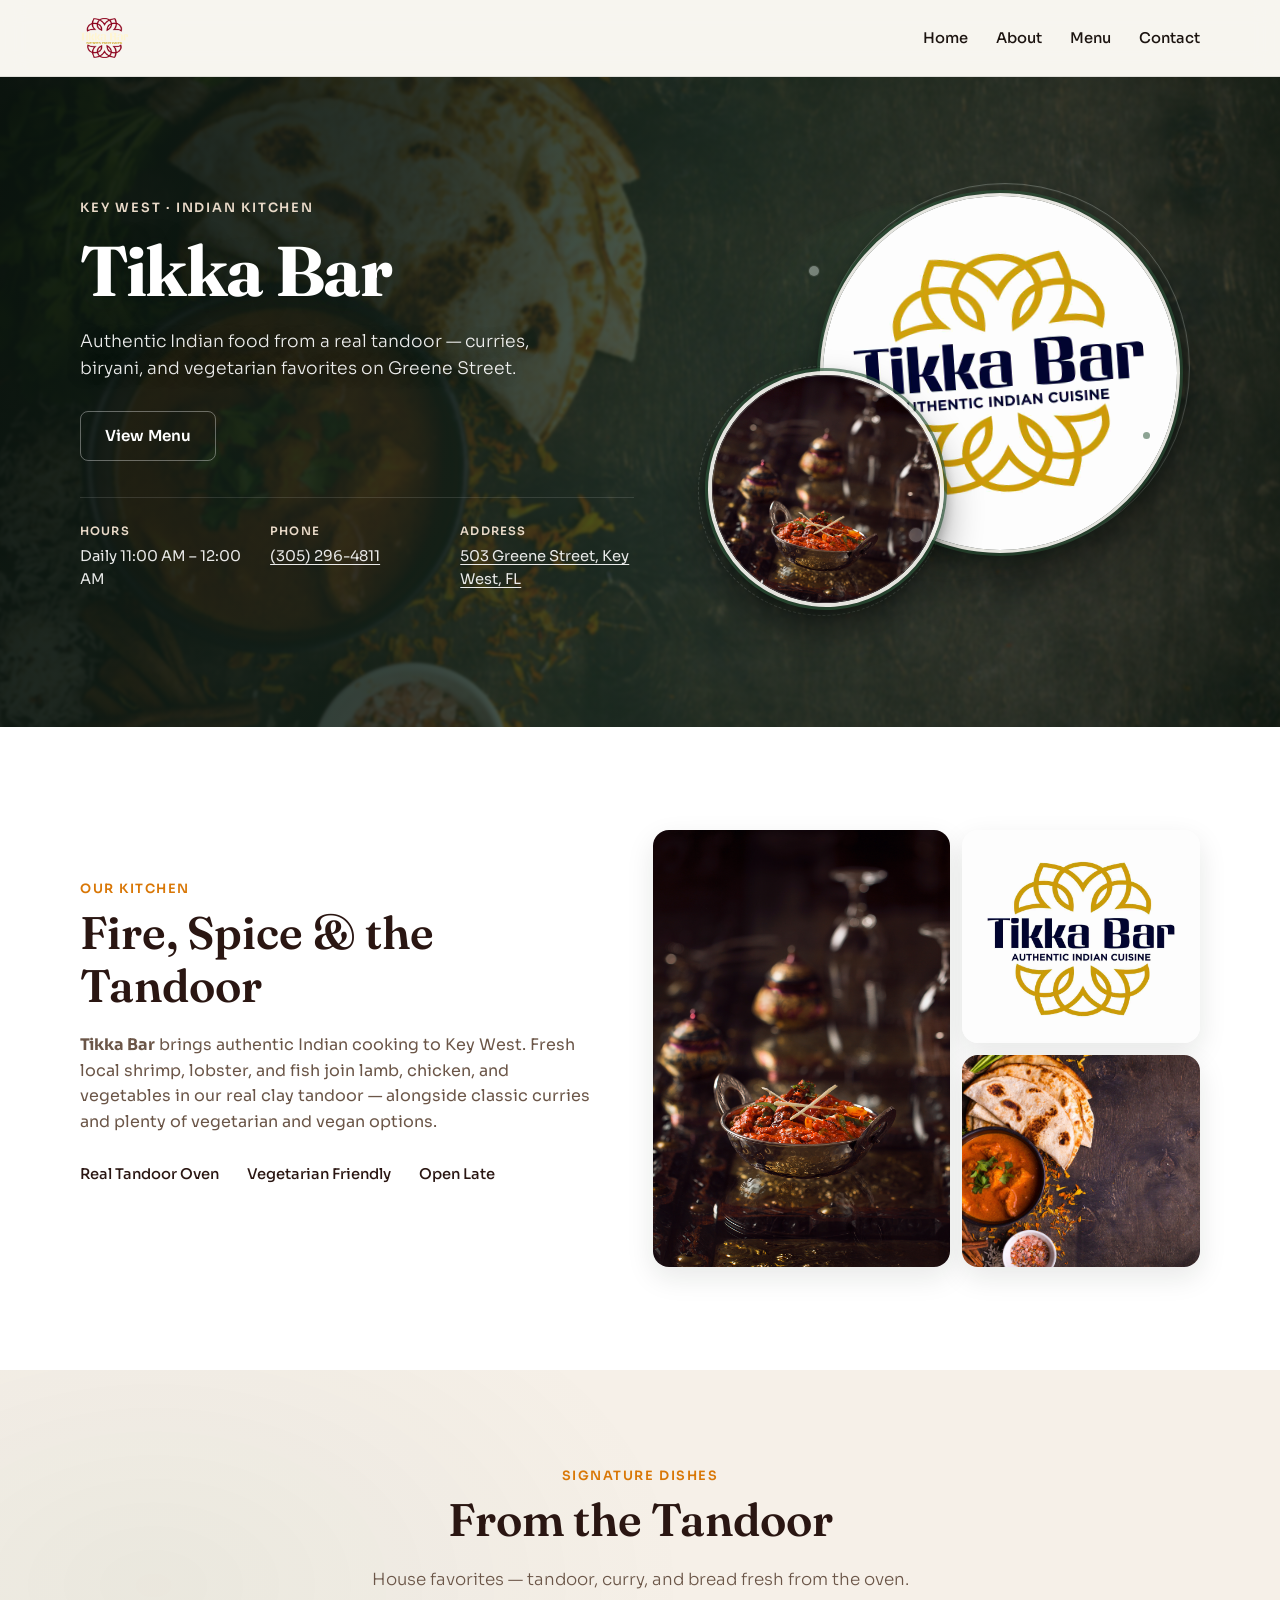
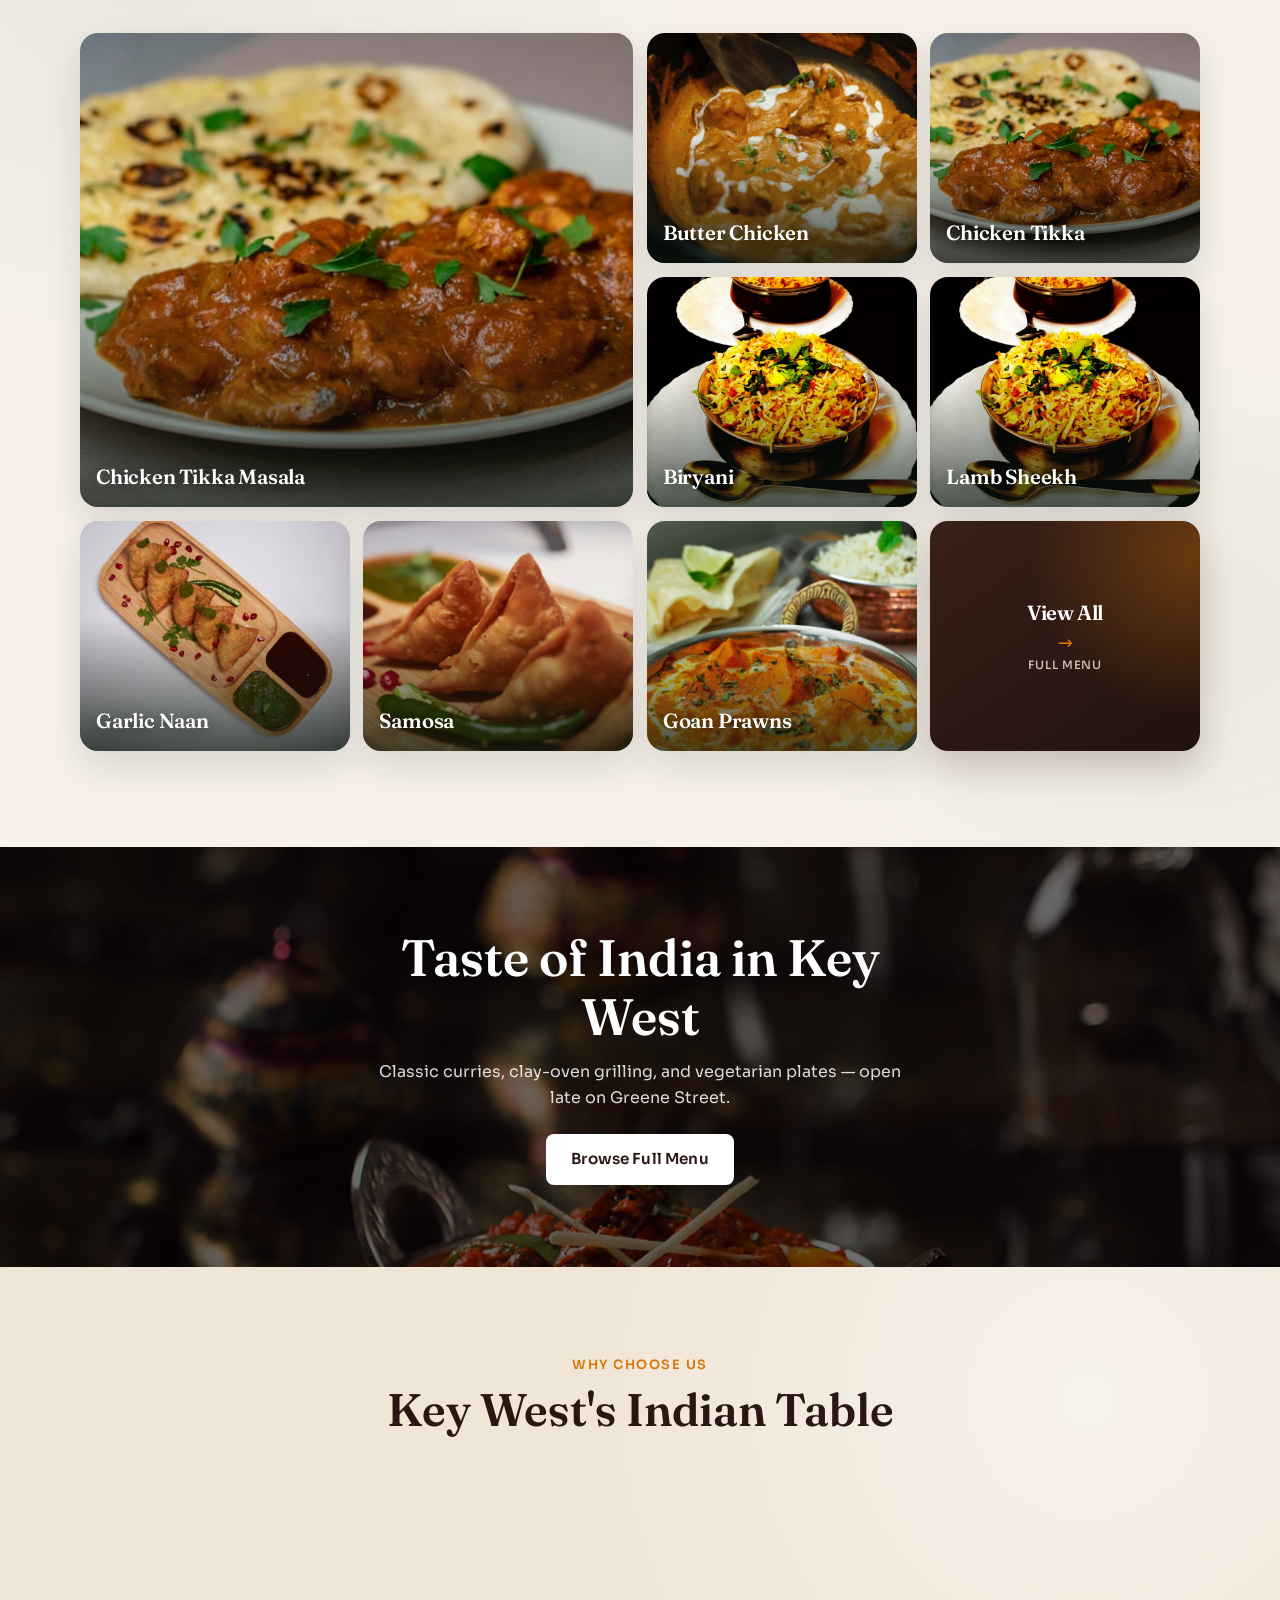
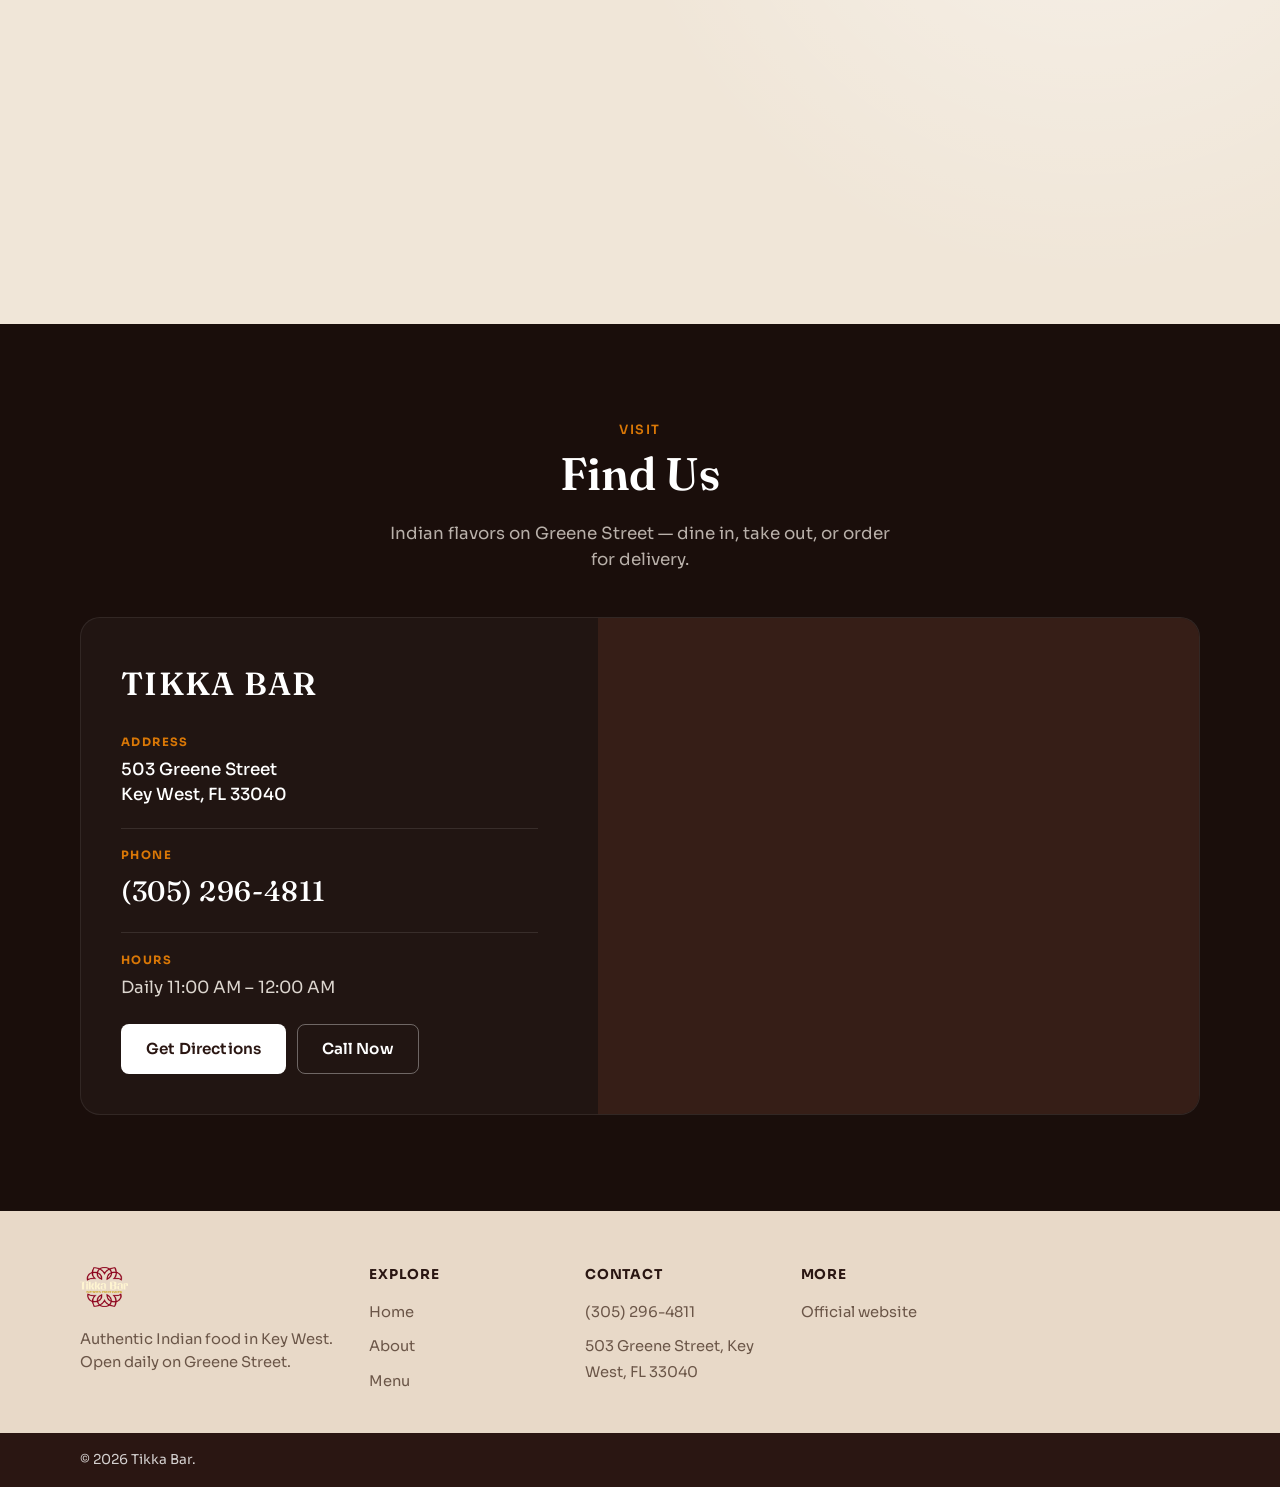
<file: index.html>
<!doctype html>
<html lang="en">
  <head>
    <meta charset="UTF-8" />
    <meta name="viewport" content="width=device-width, initial-scale=1.0" />
    <title>
      Tikka Bar | Indian Restaurant in Key West, FL
    </title>
    <meta
      name="description"
      content="Tikka Bar in Key West serves authentic Indian food — tandoor specialties, classic curries, biryani, and vegetarian dishes at 503 Greene Street. Open daily 11 AM–midnight."
    />
    <meta
      name="keywords"
      content="Tikka Bar, Indian restaurant Key West, tandoor Key West, tikka masala, butter chicken, vegetarian Indian food Greene Street, Key West curry"
    />
    <meta name="robots" content="index, follow, max-image-preview:large" />
    <meta name="author" content="Tikka Bar" />
    <link rel="canonical" href="https://tikka-bar.elevaro.website" />

    <meta property="og:type" content="restaurant.restaurant" />
    <meta property="og:site_name" content="Tikka Bar" />
    <meta property="og:title" content="Tikka Bar | Indian Restaurant in Key West, FL" />
    <meta
      property="og:description"
      content="Authentic Indian tandoor, curries, and vegetarian favorites on Greene Street. Open daily 11 AM–midnight."
    />
    <meta property="og:url" content="https://tikka-bar.elevaro.website" />
    <meta property="og:image" content="images/branding/og-cover.jpg" />
    <meta property="og:locale" content="en_US" />
    <meta property="restaurant:contact_info:street_address" content="503 Greene Street" />
    <meta property="restaurant:contact_info:locality" content="Key West" />
    <meta property="restaurant:contact_info:region" content="FL" />
    <meta property="restaurant:contact_info:postal_code" content="33040" />
    <meta property="restaurant:contact_info:country_name" content="United States" />

    <meta name="twitter:card" content="summary_large_image" />
    <meta name="twitter:title" content="Tikka Bar | Key West Indian Restaurant" />
    <meta
      name="twitter:description"
      content="Tandoor, curries, biryani &amp; vegetarian dishes at 503 Greene Street. Open daily 11 AM–midnight."
    />
    <meta name="twitter:image" content="images/branding/og-cover.jpg" />

    <link rel="icon" href="images/branding/favicon.png" type="image/png" sizes="32x32" />
    <link rel="apple-touch-icon" href="images/branding/apple-touch-icon.png" />

    <meta name="geo.region" content="US-FL" />
    <meta name="geo.placename" content="Key West" />
    <meta name="geo.position" content="24.559382;-81.805085" />
    <meta name="ICBM" content="24.559382, -81.805085" />

    <link rel="preconnect" href="https://fonts.googleapis.com" />
    <link rel="preconnect" href="https://fonts.gstatic.com" crossorigin />
    <link
      href="https://fonts.googleapis.com/css2?family=Fraunces:opsz,wght@9..144,500;9..144,600;9..144,700&family=Sora:wght@300;400;500;600;700&display=swap"
      rel="stylesheet"
    />
    <link rel="stylesheet" href="css/styles.css" />
    <script src="https://inkindscript.com/inkind.js" async></script>

    <script type="application/ld+json">
{
  "@context": "https://schema.org",
  "@graph": [
    {
      "@type": "Restaurant",
      "@id": "https://tikka-bar.elevaro.website#restaurant",
      "name": "Tikka Bar",
      "description": "Authentic Indian restaurant in Key West serving tandoor specialties, classic curries, biryani, and vegetarian dishes. Fresh local seafood with chicken, lamb, and vegetarian options. Open daily 11 AM–midnight.",
      "url": "https://tikka-bar.elevaro.website",
      "telephone": "+13052964811",
      "email": "tikkabarkeywest@gmail.com",
      "image": [
        "images/branding/hero-primary.jpg",
        "images/branding/food-platter.jpg",
        "images/branding/cover.jpg"
      ],
      "servesCuisine": [
        "Indian",
        "Vegetarian",
        "Tandoor"
      ],
      "priceRange": "$$",
      "address": {
        "@type": "PostalAddress",
        "streetAddress": "503 Greene Street",
        "addressLocality": "Key West",
        "addressRegion": "FL",
        "postalCode": "33040",
        "addressCountry": "US"
      },
      "geo": {
        "@type": "GeoCoordinates",
        "latitude": 24.559382,
        "longitude": -81.805085
      },
      "openingHoursSpecification": {
        "@type": "OpeningHoursSpecification",
        "dayOfWeek": [
          "Monday",
          "Tuesday",
          "Wednesday",
          "Thursday",
          "Friday",
          "Saturday",
          "Sunday"
        ],
        "opens": "11:00",
        "closes": "00:00"
      },
      "hasMenu": {
        "@type": "Menu",
        "@id": "https://tikka-bar.elevaro.website/menu.html#menu",
        "hasMenuSection": [
          {
            "@type": "MenuSection",
            "name": "Chef Favorites",
            "hasMenuItem": [
              {
                "@type": "MenuItem",
                "name": "Chicken Tikka Masala",
                "description": "Tandoori grilled chicken simmered in a rich creamy tomato curry with coriander.",
                "offers": {
                  "@type": "Offer",
                  "price": "24.00",
                  "priceCurrency": "USD"
                }
              },
              {
                "@type": "MenuItem",
                "name": "Butter Chicken",
                "description": "Rich, creamy, buttery tomato curry with nuts and spices — a house classic.",
                "offers": {
                  "@type": "Offer",
                  "price": "24.00",
                  "priceCurrency": "USD"
                }
              },
              {
                "@type": "MenuItem",
                "name": "Chicken Tikka",
                "description": "Roasted in our traditional clay tandoor oven.",
                "offers": {
                  "@type": "Offer",
                  "price": "21.00",
                  "priceCurrency": "USD"
                }
              },
              {
                "@type": "MenuItem",
                "name": "Lamb Sheekh Kebab",
                "description": "Spiced ground lamb roasted in the tandoor.",
                "offers": {
                  "@type": "Offer",
                  "price": "22.00",
                  "priceCurrency": "USD"
                }
              },
              {
                "@type": "MenuItem",
                "name": "Chicken Biryani",
                "description": "Fragrant basmati rice cooked with aromatics and chef's curry paste.",
                "offers": {
                  "@type": "Offer",
                  "price": "23.00",
                  "priceCurrency": "USD"
                }
              },
              {
                "@type": "MenuItem",
                "name": "Garlic Naan",
                "description": "Fresh tandoor-baked garlic naan.",
                "offers": {
                  "@type": "Offer",
                  "price": "6.00",
                  "priceCurrency": "USD"
                }
              },
              {
                "@type": "MenuItem",
                "name": "Vegetable Samosa",
                "description": "Crispy pastries stuffed with vegetables and spices.",
                "offers": {
                  "@type": "Offer",
                  "price": "14.00",
                  "priceCurrency": "USD"
                }
              },
              {
                "@type": "MenuItem",
                "name": "Goan Chili Prawns",
                "description": "Fresh local prawns stir-fried with chilies, onions, and spices.",
                "offers": {
                  "@type": "Offer",
                  "price": "17.00",
                  "priceCurrency": "USD"
                }
              }
            ]
          },
          {
            "@type": "MenuSection",
            "name": "Appetizers",
            "hasMenuItem": [
              {
                "@type": "MenuItem",
                "name": "Vegetable Samosa",
                "description": "Crispy pastries stuffed with vegetables and spices.",
                "offers": {
                  "@type": "Offer",
                  "price": "14.00",
                  "priceCurrency": "USD"
                }
              },
              {
                "@type": "MenuItem",
                "name": "Chicken Tikka Samosa",
                "description": "Crispy pastries stuffed with chicken tikka, onions, and spices.",
                "offers": {
                  "@type": "Offer",
                  "price": "15.00",
                  "priceCurrency": "USD"
                }
              },
              {
                "@type": "MenuItem",
                "name": "Samosa Chaat",
                "description": "Chopped vegetable samosa tossed in chickpea curry with onion and chutney.",
                "offers": {
                  "@type": "Offer",
                  "price": "14.00",
                  "priceCurrency": "USD"
                }
              },
              {
                "@type": "MenuItem",
                "name": "Onion Bhajis",
                "description": "Crispy fluffy fritters with sliced onions and spices.",
                "offers": {
                  "@type": "Offer",
                  "price": "12.00",
                  "priceCurrency": "USD"
                }
              },
              {
                "@type": "MenuItem",
                "name": "Vegetable Spring Rolls",
                "description": "Crispy fried rolls with cabbage, carrots, cauliflower, and peas.",
                "offers": {
                  "@type": "Offer",
                  "price": "14.00",
                  "priceCurrency": "USD"
                }
              },
              {
                "@type": "MenuItem",
                "name": "Lentil Bhel",
                "description": "Lentil cakes with tomato, onion, chilies, cilantro, and chaat masala.",
                "offers": {
                  "@type": "Offer",
                  "price": "14.00",
                  "priceCurrency": "USD"
                }
              },
              {
                "@type": "MenuItem",
                "name": "Gobi Manchurian",
                "description": "Sweet & sour fried cauliflower with onion and peppers.",
                "offers": {
                  "@type": "Offer",
                  "price": "14.00",
                  "priceCurrency": "USD"
                }
              },
              {
                "@type": "MenuItem",
                "name": "Papadum (3 pcs)",
                "description": "Roasted Indian flatbread crackers with chutney.",
                "offers": {
                  "@type": "Offer",
                  "price": "4.00",
                  "priceCurrency": "USD"
                }
              },
              {
                "@type": "MenuItem",
                "name": "Dal Soup",
                "description": "Lentil soup with onions, ginger, and spices.",
                "offers": {
                  "@type": "Offer",
                  "price": "6.00",
                  "priceCurrency": "USD"
                }
              },
              {
                "@type": "MenuItem",
                "name": "Mulligatawny Soup",
                "description": "Chicken soup with coconut milk, apple broth, lentils, and spices.",
                "offers": {
                  "@type": "Offer",
                  "price": "7.00",
                  "priceCurrency": "USD"
                }
              },
              {
                "@type": "MenuItem",
                "name": "Kachumber Salad",
                "description": "Tomatoes, cucumbers, and onions with fresh lemon and herbs.",
                "offers": {
                  "@type": "Offer",
                  "price": "6.00",
                  "priceCurrency": "USD"
                }
              }
            ]
          },
          {
            "@type": "MenuSection",
            "name": "Tandoor",
            "hasMenuItem": [
              {
                "@type": "MenuItem",
                "name": "Chicken Tikka",
                "description": "Roasted in our traditional clay tandoor oven.",
                "offers": {
                  "@type": "Offer",
                  "price": "21.00",
                  "priceCurrency": "USD"
                }
              },
              {
                "@type": "MenuItem",
                "name": "Tandoori Chicken (Quarter)",
                "description": "Classic quarter chicken from the clay oven.",
                "offers": {
                  "@type": "Offer",
                  "price": "20.00",
                  "priceCurrency": "USD"
                }
              },
              {
                "@type": "MenuItem",
                "name": "Lamb Sheekh Kebab",
                "description": "Spiced ground lamb roasted in the tandoor.",
                "offers": {
                  "@type": "Offer",
                  "price": "22.00",
                  "priceCurrency": "USD"
                }
              },
              {
                "@type": "MenuItem",
                "name": "Tandoori Lamb Chops",
                "description": "Marinated lamb chops finished in the tandoor.",
                "offers": {
                  "@type": "Offer",
                  "price": "27.00",
                  "priceCurrency": "USD"
                }
              },
              {
                "@type": "MenuItem",
                "name": "Mahi Mahi Tikka",
                "description": "Fresh mahi mahi grilled in the tandoor.",
                "offers": {
                  "@type": "Offer",
                  "price": "24.00",
                  "priceCurrency": "USD"
                }
              },
              {
                "@type": "MenuItem",
                "name": "Tandoori King Prawns",
                "description": "King prawns roasted in the clay oven.",
                "offers": {
                  "@type": "Offer",
                  "price": "24.00",
                  "priceCurrency": "USD"
                }
              },
              {
                "@type": "MenuItem",
                "name": "Paneer Tikka",
                "description": "Indian soft cheese tikka from the tandoor.",
                "offers": {
                  "@type": "Offer",
                  "price": "19.00",
                  "priceCurrency": "USD"
                }
              }
            ]
          },
          {
            "@type": "MenuSection",
            "name": "Curries",
            "hasMenuItem": [
              {
                "@type": "MenuItem",
                "name": "Classic Curry",
                "description": "Simmered in caramelized onions and tomatoes with ginger, garlic & cilantro. Chicken $24 · Lamb/Shrimp/Mahi $27 · Veg $20 · Lobster $36 · Egg $21.",
                "offers": {
                  "@type": "Offer",
                  "price": "20",
                  "priceCurrency": "USD"
                }
              },
              {
                "@type": "MenuItem",
                "name": "Tikka Masala",
                "description": "Tandoori grilled and simmered in a rich creamy tomato curry with coriander. Chicken $24 · Lamb/Shrimp/Mahi $27 · Veg $20 · Paneer $21 · Lobster $36.",
                "offers": {
                  "@type": "Offer",
                  "price": "20",
                  "priceCurrency": "USD"
                }
              },
              {
                "@type": "MenuItem",
                "name": "Korma",
                "description": "Mild creamy coconut cashew curry with saffron. Chicken $24 · Lamb/Shrimp $27 · Veg $20 · Paneer $21 · Lobster $36.",
                "offers": {
                  "@type": "Offer",
                  "price": "20",
                  "priceCurrency": "USD"
                }
              },
              {
                "@type": "MenuItem",
                "name": "Makhani / Butter Chicken",
                "description": "Rich, creamy, buttery tomato curry with nuts and spices. Butter chicken $24 · Lamb/Shrimp $27 · Veg $20 · Paneer $21 · Lobster $36.",
                "offers": {
                  "@type": "Offer",
                  "price": "20",
                  "priceCurrency": "USD"
                }
              },
              {
                "@type": "MenuItem",
                "name": "Vindaloo",
                "description": "Hot spicy curry of potato, onions, tomatoes & chilies with vinegar and mustard seed. Chicken $24 · Lamb/Shrimp/Mahi $27 · Veg $20 · Paneer $21 · Lobster $36.",
                "offers": {
                  "@type": "Offer",
                  "price": "20",
                  "priceCurrency": "USD"
                }
              },
              {
                "@type": "MenuItem",
                "name": "Jalfrezi",
                "description": "Fiery curry of fried onions, peppers, and spices with fresh chilies. Chicken $24 · Lamb/Shrimp $27 · Veg $20 · Paneer $21.",
                "offers": {
                  "@type": "Offer",
                  "price": "20",
                  "priceCurrency": "USD"
                }
              },
              {
                "@type": "MenuItem",
                "name": "Palak",
                "description": "Deep flavored spinach puree curry with onions, garlic, and spices. Chicken $24 · Lamb/Shrimp $27 · Aloo/Veg $20 · Paneer $21 · Lobster $36.",
                "offers": {
                  "@type": "Offer",
                  "price": "20",
                  "priceCurrency": "USD"
                }
              },
              {
                "@type": "MenuItem",
                "name": "Madras",
                "description": "Spicy southern tomato-coconut curry loaded with rich spices. Chicken $24 · Lamb/Shrimp $27 · Veg $20.",
                "offers": {
                  "@type": "Offer",
                  "price": "20",
                  "priceCurrency": "USD"
                }
              },
              {
                "@type": "MenuItem",
                "name": "Chettinadu",
                "description": "Rich coconut curry with coriander, turmeric, and fennel seed. Chicken $24 · Lamb/Shrimp $27 · Veg $20.",
                "offers": {
                  "@type": "Offer",
                  "price": "20",
                  "priceCurrency": "USD"
                }
              },
              {
                "@type": "MenuItem",
                "name": "Kadai",
                "description": "Classic curry with bell peppers, onions, and garam masala. Chicken $24 · Lamb/Shrimp $27 · Veg $20 · Paneer $21 · Lobster $36.",
                "offers": {
                  "@type": "Offer",
                  "price": "20",
                  "priceCurrency": "USD"
                }
              },
              {
                "@type": "MenuItem",
                "name": "Lamb Bhuna",
                "description": "Lamb shallow-fried with spices, onions, garlic, and ginger.",
                "offers": {
                  "@type": "Offer",
                  "price": "26.00",
                  "priceCurrency": "USD"
                }
              },
              {
                "@type": "MenuItem",
                "name": "Keema Mater",
                "description": "Rich thick curry with ground lamb, fresh peas, garlic, and ginger.",
                "offers": {
                  "@type": "Offer",
                  "price": "24.00",
                  "priceCurrency": "USD"
                }
              },
              {
                "@type": "MenuItem",
                "name": "Lamb Rogan Josh",
                "description": "Aromatic Kashmiri curry with red chilies, onions, garlic, and spices.",
                "offers": {
                  "@type": "Offer",
                  "price": "28.00",
                  "priceCurrency": "USD"
                }
              },
              {
                "@type": "MenuItem",
                "name": "Chili Garlic Shrimp",
                "description": "Local prawns stir-fried with garlic, chilies, spices, and soy.",
                "offers": {
                  "@type": "Offer",
                  "price": "17.00",
                  "priceCurrency": "USD"
                }
              },
              {
                "@type": "MenuItem",
                "name": "Chili Garlic Lobster",
                "description": "Local lobster stir-fried with garlic, chilies, spices, and soy.",
                "offers": {
                  "@type": "Offer",
                  "price": "24.00",
                  "priceCurrency": "USD"
                }
              },
              {
                "@type": "MenuItem",
                "name": "Chili Garlic Chicken",
                "description": "Chicken breast stir-fried with garlic, chilies, spices, and soy.",
                "offers": {
                  "@type": "Offer",
                  "price": "15.00",
                  "priceCurrency": "USD"
                }
              }
            ]
          },
          {
            "@type": "MenuSection",
            "name": "Vegetarian",
            "hasMenuItem": [
              {
                "@type": "MenuItem",
                "name": "Mater Paneer",
                "description": "Green peas & soft Indian cheese in a tomato & ginger cashew sauce.",
                "offers": {
                  "@type": "Offer",
                  "price": "20.00",
                  "priceCurrency": "USD"
                }
              },
              {
                "@type": "MenuItem",
                "name": "Dal Makhani",
                "description": "Black lentils simmered in a creamy tomato ginger-garlic curry.",
                "offers": {
                  "@type": "Offer",
                  "price": "20.00",
                  "priceCurrency": "USD"
                }
              },
              {
                "@type": "MenuItem",
                "name": "Channa Masala",
                "description": "Chickpeas with coriander, cumin, ginger, garlic, and tomato-onion masala.",
                "offers": {
                  "@type": "Offer",
                  "price": "20.00",
                  "priceCurrency": "USD"
                }
              },
              {
                "@type": "MenuItem",
                "name": "Aloo Gobi",
                "description": "Potato and cauliflower with onions, tomato, ginger, garlic, and cilantro.",
                "offers": {
                  "@type": "Offer",
                  "price": "20.00",
                  "priceCurrency": "USD"
                }
              },
              {
                "@type": "MenuItem",
                "name": "Baingan Bartha",
                "description": "Roast eggplant with mustard seed, cumin, and tomato-onion masala.",
                "offers": {
                  "@type": "Offer",
                  "price": "20.00",
                  "priceCurrency": "USD"
                }
              },
              {
                "@type": "MenuItem",
                "name": "Mushroom Masala",
                "description": "Fresh mushrooms in onion-tomato curry with fenugreek.",
                "offers": {
                  "@type": "Offer",
                  "price": "20.00",
                  "priceCurrency": "USD"
                }
              },
              {
                "@type": "MenuItem",
                "name": "Crispy Okra Masala",
                "description": "Okra cooked with onions, tomato, cumin, and fragrant spices.",
                "offers": {
                  "@type": "Offer",
                  "price": "20.00",
                  "priceCurrency": "USD"
                }
              },
              {
                "@type": "MenuItem",
                "name": "Yellow Dal Tadka",
                "description": "Yellow lentils with garlic & cumin in a tomato-onion curry.",
                "offers": {
                  "@type": "Offer",
                  "price": "20.00",
                  "priceCurrency": "USD"
                }
              },
              {
                "@type": "MenuItem",
                "name": "Mater Tofu",
                "description": "Peas & tofu in tomato-coconut curry with fenugreek.",
                "offers": {
                  "@type": "Offer",
                  "price": "20.00",
                  "priceCurrency": "USD"
                }
              },
              {
                "@type": "MenuItem",
                "name": "Vegetable Chettinadu",
                "description": "Fresh vegetables in coconut curry with coriander, turmeric, and fennel.",
                "offers": {
                  "@type": "Offer",
                  "price": "20.00",
                  "priceCurrency": "USD"
                }
              }
            ]
          },
          {
            "@type": "MenuSection",
            "name": "Rice & Bread",
            "hasMenuItem": [
              {
                "@type": "MenuItem",
                "name": "Chicken Biryani",
                "description": "Fragrant basmati with aromatics and chef's curry paste.",
                "offers": {
                  "@type": "Offer",
                  "price": "23.00",
                  "priceCurrency": "USD"
                }
              },
              {
                "@type": "MenuItem",
                "name": "Shrimp Biryani",
                "description": "Fragrant basmati with shrimp and chef's curry paste.",
                "offers": {
                  "@type": "Offer",
                  "price": "25.00",
                  "priceCurrency": "USD"
                }
              },
              {
                "@type": "MenuItem",
                "name": "Lamb Biryani",
                "description": "Fragrant basmati with lamb and chef's curry paste.",
                "offers": {
                  "@type": "Offer",
                  "price": "27.00",
                  "priceCurrency": "USD"
                }
              },
              {
                "@type": "MenuItem",
                "name": "Vegetable Biryani",
                "description": "Fragrant basmati with vegetables and spices.",
                "offers": {
                  "@type": "Offer",
                  "price": "19.00",
                  "priceCurrency": "USD"
                }
              },
              {
                "@type": "MenuItem",
                "name": "Vegetable Pulao",
                "description": "Basmati with onions, spices, and vegetables.",
                "offers": {
                  "@type": "Offer",
                  "price": "15.00",
                  "priceCurrency": "USD"
                }
              },
              {
                "@type": "MenuItem",
                "name": "Peas Pulao",
                "description": "Basmati with onions, spices, and green peas.",
                "offers": {
                  "@type": "Offer",
                  "price": "15.00",
                  "priceCurrency": "USD"
                }
              },
              {
                "@type": "MenuItem",
                "name": "Jeera Pulao",
                "description": "Basmati with aromatics and cumin.",
                "offers": {
                  "@type": "Offer",
                  "price": "14.00",
                  "priceCurrency": "USD"
                }
              },
              {
                "@type": "MenuItem",
                "name": "Plain Basmati",
                "description": "Steamed basmati rice.",
                "offers": {
                  "@type": "Offer",
                  "price": "6.00",
                  "priceCurrency": "USD"
                }
              },
              {
                "@type": "MenuItem",
                "name": "Plain Naan",
                "description": "Fresh tandoor-baked naan.",
                "offers": {
                  "@type": "Offer",
                  "price": "6.00",
                  "priceCurrency": "USD"
                }
              },
              {
                "@type": "MenuItem",
                "name": "Garlic Naan",
                "description": "Tandoor-baked garlic naan.",
                "offers": {
                  "@type": "Offer",
                  "price": "6.00",
                  "priceCurrency": "USD"
                }
              },
              {
                "@type": "MenuItem",
                "name": "Onion Naan",
                "description": "Naan with onion.",
                "offers": {
                  "@type": "Offer",
                  "price": "6.00",
                  "priceCurrency": "USD"
                }
              },
              {
                "@type": "MenuItem",
                "name": "Keema Naan",
                "description": "Naan stuffed with ground meat.",
                "offers": {
                  "@type": "Offer",
                  "price": "8.00",
                  "priceCurrency": "USD"
                }
              },
              {
                "@type": "MenuItem",
                "name": "Kashmiri / Peshwari Naan",
                "description": "Naan with dried fruit and nuts.",
                "offers": {
                  "@type": "Offer",
                  "price": "7.00",
                  "priceCurrency": "USD"
                }
              },
              {
                "@type": "MenuItem",
                "name": "Paneer Naan",
                "description": "Naan with Indian soft cheese.",
                "offers": {
                  "@type": "Offer",
                  "price": "7.00",
                  "priceCurrency": "USD"
                }
              },
              {
                "@type": "MenuItem",
                "name": "Tandoori Roti",
                "description": "Unleavened tandoor bread.",
                "offers": {
                  "@type": "Offer",
                  "price": "7.00",
                  "priceCurrency": "USD"
                }
              },
              {
                "@type": "MenuItem",
                "name": "Cucumber Raita",
                "description": "Cooling yogurt with cucumber.",
                "offers": {
                  "@type": "Offer",
                  "price": "4.00",
                  "priceCurrency": "USD"
                }
              },
              {
                "@type": "MenuItem",
                "name": "Assorted Chutneys",
                "description": "Ask for today's selection.",
                "offers": {
                  "@type": "Offer",
                  "price": "4.00",
                  "priceCurrency": "USD"
                }
              }
            ]
          }
        ]
      },
      "potentialAction": {
        "@type": "OrderAction",
        "target": {
          "@type": "EntryPoint",
          "urlTemplate": "https://uzeats.com/restaurant/tikka-bar",
          "inLanguage": "en-US",
          "actionPlatform": [
            "http://schema.org/DesktopWebPlatform",
            "http://schema.org/MobileWebPlatform"
          ]
        },
        "deliveryMethod": [
          "http://purl.org/goodrelations/v1#DeliveryModeOwnFleet",
          "http://purl.org/goodrelations/v1#DeliveryModePickUp"
        ]
      }
    },
    {
      "@type": "WebPage",
      "@id": "https://tikka-bar.elevaro.website#webpage",
      "url": "https://tikka-bar.elevaro.website",
      "name": "Tikka Bar | Indian Restaurant in Key West, FL",
      "isPartOf": {
        "@id": "https://tikka-bar.elevaro.website#restaurant"
      },
      "about": {
        "@id": "https://tikka-bar.elevaro.website#restaurant"
      }
    },
    {
      "@type": "BreadcrumbList",
      "itemListElement": [
        {
          "@type": "ListItem",
          "position": 1,
          "name": "UzEats",
          "item": "https://uzeats.com"
        },
        {
          "@type": "ListItem",
          "position": 2,
          "name": "Key West Restaurants",
          "item": "https://uzeats.com"
        },
        {
          "@type": "ListItem",
          "position": 3,
          "name": "Tikka Bar",
          "item": "https://tikka-bar.elevaro.website"
        }
      ]
    }
  ]
}
    </script>
  </head>
  <body>
    <a class="skip-link" href="#main">Skip to content</a>

    <header class="site-header" role="banner">
      <div class="container header__inner">
        <a class="logo" href="#home" aria-label="Tikka Bar home">
          <img
            class="logo__mark"
            src="images/branding/logo.png"
            alt="Tikka Bar"
            width="168"
            height="112"
          />
        </a>

        <button
          class="nav-toggle"
          type="button"
          aria-expanded="false"
          aria-controls="site-nav"
          aria-label="Open menu"
        >
          <span></span><span></span><span></span>
        </button>

        <nav id="site-nav" class="nav" aria-label="Primary">
          <ul class="nav__list">
            <li><a href="#home">Home</a></li>
            <li><a href="#about">About</a></li>
            <li><a href="menu.html">Menu</a></li>
            <li><a href="#contact">Contact</a></li>
            <li class="nav__order" data-order-section>
              <a
                class="btn btn--light"
                data-order-cta
                href="https://uzeats.com/restaurant/tikka-bar"
                target="_blank"
                rel="noopener noreferrer"
                >Order Online</a
              >
            </li>
          </ul>
        </nav>

        <div class="header__actions" data-order-section>
          <a
            class="btn btn--outline"
            data-order-cta
            href="https://uzeats.com/restaurant/tikka-bar"
            target="_blank"
            rel="noopener noreferrer"
            >Order Online</a
          >
        </div>
      </div>
    </header>

    <main id="main">
      <section id="home" class="hero hero--collage" aria-labelledby="hero-heading">
        <div class="hero__bg" aria-hidden="true">
          <img
            src="images/branding/cover.jpg"
            alt=""
            width="1600"
            height="1200"
            fetchpriority="high"
          />
        </div>
        <div class="container hero__grid">
          <div class="hero__content">
            <p class="hero__eyebrow">Key West · Indian Kitchen</p>
            <h1 id="hero-heading" class="hero__title">Tikka Bar</h1>
            <p class="hero__lead">
              Authentic Indian food from a real tandoor — curries, biryani, and
              vegetarian favorites on Greene Street.
            </p>
            <div class="hero__cta">
              <a
                class="btn btn--light"
                data-order-cta
                data-uzeats-label="Order Online"
                href="https://uzeats.com/restaurant/tikka-bar"
                target="_blank"
                rel="noopener noreferrer"
                >Order on UzEats</a
              >
              <a class="btn btn--ghost" href="menu.html">View Menu</a>
            </div>
            <dl class="store-facts" data-hero-collage>
              <div>
                <dt>Hours</dt>
                <dd>Daily 11:00 AM – 12:00 AM</dd>
              </div>
              <div>
                <dt>Phone</dt>
                <dd><a href="tel:+13052964811">(305) 296-4811</a></dd>
              </div>
              <div>
                <dt>Address</dt>
                <dd>
                  <a
                    href="https://maps.google.com/?q=503+Greene+Street,+Key+West,+FL+33040"
                    target="_blank"
                    rel="noopener noreferrer"
                    >503 Greene Street, Key West, FL</a
                  >
                </dd>
              </div>
            </dl>
          </div>
          <div class="hero__visual" data-hero-collage aria-hidden="true">
            <div class="hero__glow"></div>
            <div class="hero__orbit hero__orbit--outer"></div>
            <div class="hero__orbit hero__orbit--inner"></div>
            <figure class="hero__dish hero__dish--primary">
              <img
                src="images/branding/hero-primary.jpg"
                alt=""
                width="720"
                height="720"
                fetchpriority="high"
              />
            </figure>
            <figure class="hero__dish hero__dish--secondary">
              <img
                src="images/branding/food-platter.jpg"
                alt=""
                width="480"
                height="480"
                loading="lazy"
              />
            </figure>
            <span class="hero__speck hero__speck--1"></span>
            <span class="hero__speck hero__speck--2"></span>
            <span class="hero__speck hero__speck--3"></span>
          </div>
        </div>
      </section>

      <div
        class="store-facts-bar"
        data-hero-cover
        hidden
        aria-label="Restaurant quick facts"
      >
        <div class="container">
          <dl class="store-facts store-facts--bar">
            <div>
              <dt>Hours</dt>
              <dd>Daily 11:00 AM – 12:00 AM</dd>
            </div>
            <div>
              <dt>Phone</dt>
              <dd><a href="tel:+13052964811">(305) 296-4811</a></dd>
            </div>
            <div>
              <dt>Address</dt>
              <dd>
                <a href="https://maps.google.com/?q=503+Greene+Street,+Key+West,+FL+33040" target="_blank" rel="noopener noreferrer"
                  >503 Greene Street, Key West, FL 33040</a
                >
              </dd>
            </div>
          </dl>
        </div>
      </div>

      <section id="about" class="about" aria-labelledby="about-heading">
        <div class="container about__grid">
          <div class="about__content">
            <p class="section-label">Our Kitchen</p>
            <h2 id="about-heading" class="section-title">
              Fire, Spice &amp; the Tandoor
            </h2>
            <p class="about__text">
              <strong>Tikka Bar</strong> brings authentic Indian cooking to Key
              West. Fresh local shrimp, lobster, and fish join lamb, chicken, and
              vegetables in our real clay tandoor — alongside classic curries and
              plenty of vegetarian and vegan options<span data-uzeats data-order-section>.
                Order delivery or pickup through
                <a data-order-cta href="https://uzeats.com/restaurant/tikka-bar" target="_blank" rel="noopener noreferrer">UzEats</a></span
              ><span data-uzeats-fallback hidden>.</span>
            </p>
            <ul class="about__features">
              <li><span>Real Tandoor Oven</span></li>
              <li><span>Vegetarian Friendly</span></li>
              <li><span>Open Late</span></li>
            </ul>
            <a
              class="btn btn--primary"
              data-order-cta
              data-uzeats-label="Order Online"
              href="https://uzeats.com/restaurant/tikka-bar"
              target="_blank"
              rel="noopener noreferrer"
              >Order on UzEats</a
            >
          </div>
          <div class="about__collage">
            <img
              class="about__img about__img--a"
              src="images/branding/food-platter.jpg"
              alt="Indian dishes at Tikka Bar"
              width="1368"
              height="1824"
              loading="lazy"
            />
            <img
              class="about__img about__img--c"
              src="images/branding/hero-primary.jpg"
              alt="Tikka Bar specialties"
              width="1368"
              height="1824"
              loading="lazy"
            />
            <img
              class="about__img about__img--d"
              src="images/branding/cover.jpg"
              alt="Tikka Bar Key West"
              width="1440"
              height="1920"
              loading="lazy"
            />
          </div>
        </div>
      </section>

      <section class="categories" aria-labelledby="categories-heading">
        <div class="container">
          <header class="categories__header">
            <p class="section-label section-label--center">Signature Dishes</p>
            <h2 id="categories-heading" class="section-title section-title--center">
              From the Tandoor
            </h2>
            <p class="categories__lead">
              House favorites — tandoor, curry, and bread fresh from the oven.
            </p>
          </header>
          <ul class="categories__gallery">
            <li class="categories__item categories__item--feature">
              <a class="categories__tile" href="menu.html">
                <img
                  src="images/menu/chicken-tikka-masala.jpg"
                  alt="Chicken tikka masala"
                  width="640"
                  height="640"
                  loading="lazy"
                />
                <span class="categories__name">Chicken Tikka Masala</span>
              </a>
            </li>
            <li class="categories__item">
              <a class="categories__tile" href="menu.html">
                <img
                  src="images/menu/butter-chicken.jpg"
                  alt="Butter chicken"
                  width="480"
                  height="480"
                  loading="lazy"
                />
                <span class="categories__name">Butter Chicken</span>
              </a>
            </li>
            <li class="categories__item">
              <a class="categories__tile" href="menu.html">
                <img
                  src="images/menu/chicken-tikka.jpg"
                  alt="Chicken tikka"
                  width="480"
                  height="480"
                  loading="lazy"
                />
                <span class="categories__name">Chicken Tikka</span>
              </a>
            </li>
            <li class="categories__item">
              <a class="categories__tile" href="menu.html">
                <img
                  src="images/menu/biryani.jpg"
                  alt="Chicken biryani"
                  width="480"
                  height="480"
                  loading="lazy"
                />
                <span class="categories__name">Biryani</span>
              </a>
            </li>
            <li class="categories__item">
              <a class="categories__tile" href="menu.html">
                <img
                  src="images/menu/lamb-kebab.jpg"
                  alt="Lamb sheekh kebab"
                  width="480"
                  height="480"
                  loading="lazy"
                />
                <span class="categories__name">Lamb Sheekh</span>
              </a>
            </li>
            <li class="categories__item">
              <a class="categories__tile" href="menu.html">
                <img
                  src="images/menu/garlic-naan.jpg"
                  alt="Garlic naan"
                  width="480"
                  height="480"
                  loading="lazy"
                />
                <span class="categories__name">Garlic Naan</span>
              </a>
            </li>
            <li class="categories__item">
              <a class="categories__tile" href="menu.html">
                <img
                  src="images/menu/samosa.jpg"
                  alt="Vegetable samosa"
                  width="480"
                  height="480"
                  loading="lazy"
                />
                <span class="categories__name">Samosa</span>
              </a>
            </li>
            <li class="categories__item">
              <a class="categories__tile" href="menu.html">
                <img
                  src="images/menu/prawns.jpg"
                  alt="Goan chili prawns"
                  width="480"
                  height="480"
                  loading="lazy"
                />
                <span class="categories__name">Goan Prawns</span>
              </a>
            </li>
            <li class="categories__item">
              <a
                class="categories__tile categories__tile--view-all"
                href="menu.html"
              >
                <span class="categories__view-all">
                  <span class="categories__view-all-label">View All</span>
                  <span class="categories__view-all-arrow" aria-hidden="true"
                    >→</span
                  >
                  <span class="categories__view-all-hint">Full menu</span>
                </span>
              </a>
            </li>
          </ul>
        </div>
      </section>

      <section class="experience" aria-labelledby="experience-heading">
        <div class="experience__media">
          <img
            src="images/branding/food-platter.jpg"
            alt="Indian feast at Tikka Bar in Key West"
            width="1920"
            height="1440"
            loading="lazy"
          />
        </div>
        <div class="experience__content">
          <h2 id="experience-heading">Taste of India in Key West</h2>
          <p>
            Classic curries, clay-oven grilling, and vegetarian plates — open
            late on Greene Street.
          </p>
          <a class="btn btn--light" href="menu.html">Browse Full Menu</a>
        </div>
      </section>

      <section class="highlights" aria-labelledby="highlights-heading">
        <div class="container">
          <header class="highlights__header">
            <p class="section-label section-label--center">Why Choose Us</p>
            <h2 id="highlights-heading" class="section-title section-title--center">
              Key West&#x27;s Indian Table
            </h2>
          </header>
          <ul class="highlights__grid">
            <li class="highlight">
              <img class="highlight__bg" src="images/branding/food-platter.jpg" alt="" width="800" height="600" loading="lazy" aria-hidden="true" />
              <div class="highlight__body">
                <h3>Real Tandoor</h3>
                <p>Chicken tikka, lamb chops, and prawns roasted in a traditional clay oven.</p>
              </div>
            </li>
            <li class="highlight">
              <img class="highlight__bg" src="images/menu/palak-paneer.jpg" alt="" width="800" height="600" loading="lazy" aria-hidden="true" />
              <div class="highlight__body">
                <h3>Vegetarian Friendly</h3>
                <p>Full vegetarian and vegan-friendly plates — from dal to channa masala.</p>
              </div>
            </li>
            <li class="highlight">
              <img class="highlight__bg" src="images/menu/prawns.jpg" alt="" width="800" height="600" loading="lazy" aria-hidden="true" />
              <div class="highlight__body">
                <h3>Local Seafood</h3>
                <p>Fresh Key West shrimp, lobster, and mahi folded into classic Indian recipes.</p>
              </div>
            </li>
          </ul>
        </div>
      </section>

      <section id="contact" class="contact" aria-labelledby="contact-heading">
        <div class="container">
          <header class="contact__header">
            <p class="section-label section-label--center">Visit</p>
            <h2 id="contact-heading" class="section-title section-title--center">
              Find Us
            </h2>
            <p class="contact__lead">
              Indian flavors on Greene Street — dine in, take out, or order for delivery.
            </p>
          </header>

          <div class="contact__panel">
            <address class="contact__info">
              <p class="contact__brand">Tikka Bar</p>
              <dl class="contact__facts">
                <div class="contact__fact">
                  <dt>Address</dt>
                  <dd>
                    <a
                      href="https://maps.google.com/?q=503+Greene+Street,+Key+West,+FL+33040"
                      target="_blank"
                      rel="noopener noreferrer"
                      >503 Greene Street<br />Key West, FL 33040</a
                    >
                  </dd>
                </div>
                <div class="contact__fact">
                  <dt>Phone</dt>
                  <dd>
                    <a class="contact__phone" href="tel:+13052964811"
                      >(305) 296-4811</a
                    >
                  </dd>
                </div>
                <div class="contact__fact">
                  <dt>Hours</dt>
                  <dd>
                    Daily 11:00 AM – 12:00 AM
                  </dd>
                </div>
              </dl>
              <div class="contact__actions">
                <a
                  class="btn btn--light"
                  href="https://maps.google.com/?q=503+Greene+Street,+Key+West,+FL+33040"
                  target="_blank"
                  rel="noopener noreferrer"
                  >Get Directions</a
                >
                <a class="btn btn--ghost" href="tel:+13052964811">Call Now</a>
                <a
                  class="btn btn--ghost"
                  data-order-cta
                  data-uzeats-label="Order Online"
                  href="https://uzeats.com/restaurant/tikka-bar"
                  target="_blank"
                  rel="noopener noreferrer"
                  >Order on UzEats</a
                >
              </div>
            </address>

            <div class="contact__map">
              <iframe
                title="Map to Tikka Bar on Greene Street"
                src="https://maps.google.com/maps?q=503+Greene+Street,+Key+West,+FL+33040&z=15&output=embed"
                loading="lazy"
                referrerpolicy="no-referrer-when-downgrade"
                allowfullscreen
              ></iframe>
            </div>
          </div>
        </div>
      </section>
    </main>

    <footer class="site-footer" role="contentinfo">
      <div class="container footer__grid">
        <div class="footer__brand">
          <a class="logo logo--dark" href="#home" aria-label="Tikka Bar home">
            <img class="logo__mark" src="images/branding/logo.png" alt="Tikka Bar" width="168" height="112" />
          </a>
          <p>
            Authentic Indian food in Key West.
            <span data-uzeats data-order-section>Order anytime on UzEats.</span
            ><span data-uzeats-fallback hidden>Open daily on Greene Street.</span>
          </p>
        </div>
        <nav class="footer__col" aria-label="Explore">
          <h3>Explore</h3>
          <ul>
            <li><a href="#home">Home</a></li>
            <li><a href="#about">About</a></li>
            <li><a href="menu.html">Menu</a></li>
          </ul>
        </nav>
        <nav class="footer__col" data-order-section aria-label="Order">
          <h3>Order</h3>
          <ul>
            <li>
              <a data-order-cta href="https://uzeats.com/restaurant/tikka-bar" target="_blank" rel="noopener noreferrer">Delivery</a>
            </li>
            <li>
              <a data-order-cta href="https://uzeats.com/restaurant/tikka-bar" target="_blank" rel="noopener noreferrer">Pickup</a>
            </li>
            <li data-uzeats>
              <a data-uzeats="platform" href="https://uzeats.com" target="_blank" rel="noopener noreferrer">UzEats</a>
            </li>
          </ul>
        </nav>
        <div class="footer__col" id="footer-contact">
          <h3>Contact</h3>
          <ul>
            <li><a href="tel:+13052964811">(305) 296-4811</a></li>
            <li>
              <a href="https://maps.google.com/?q=503+Greene+Street,+Key+West,+FL+33040">503 Greene Street, Key West, FL 33040</a>
            </li>
          </ul>
        </div>
        <nav class="footer__col" aria-label="Website">
          <h3>More</h3>
          <ul>
            <li>
              <a href="https://www.tikkabarkeywest.com/" target="_blank" rel="noopener noreferrer">Official website</a>
            </li>
          </ul>
        </nav>
      </div>
      <div class="footer__bar">
        <div class="container">
          <p>
            &copy; <span id="year"></span> Tikka Bar.<span data-uzeats data-order-section>
              Order via
              <a data-order-cta href="https://uzeats.com/restaurant/tikka-bar" target="_blank" rel="noopener noreferrer">UzEats</a>.</span
            >
          </p>
        </div>
      </div>
    </footer>

    <script src="js/config.js" defer></script>
    <script src="js/main.js" defer></script>
  </body>
</html>
</file>
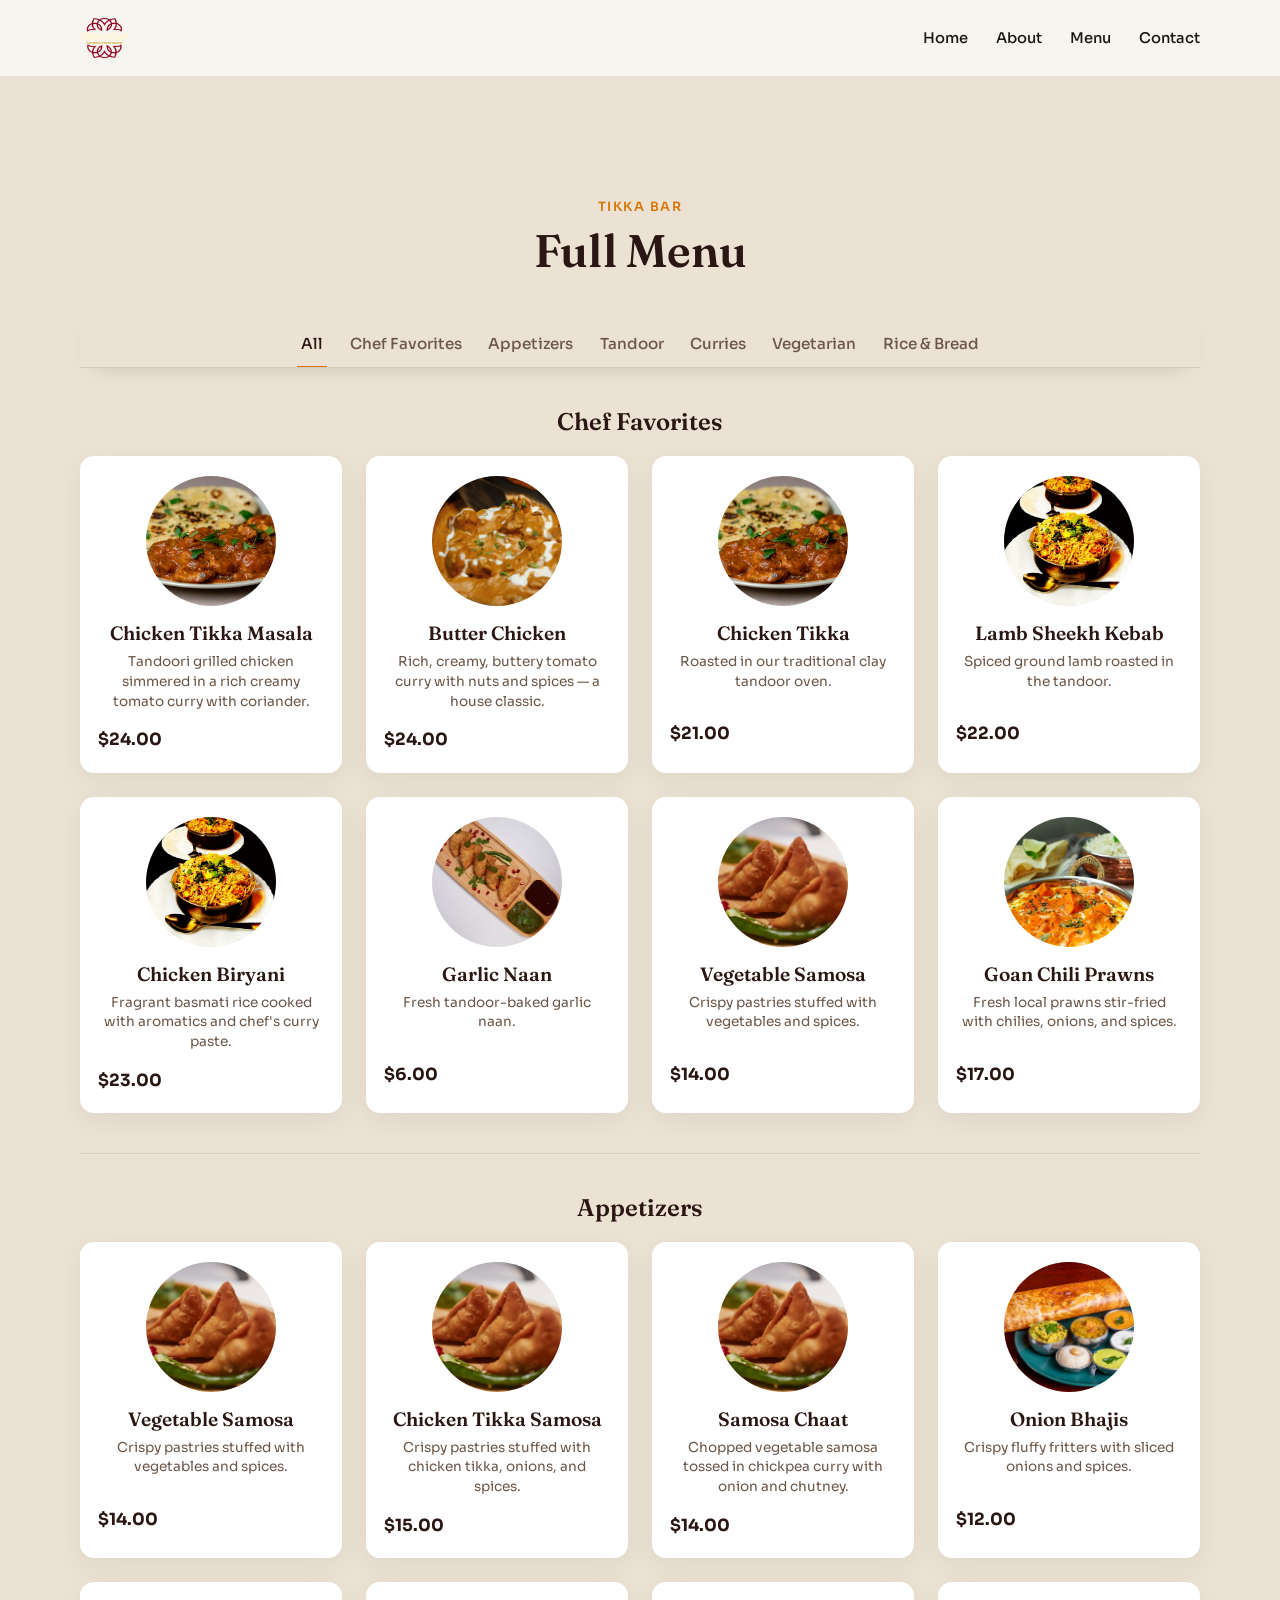
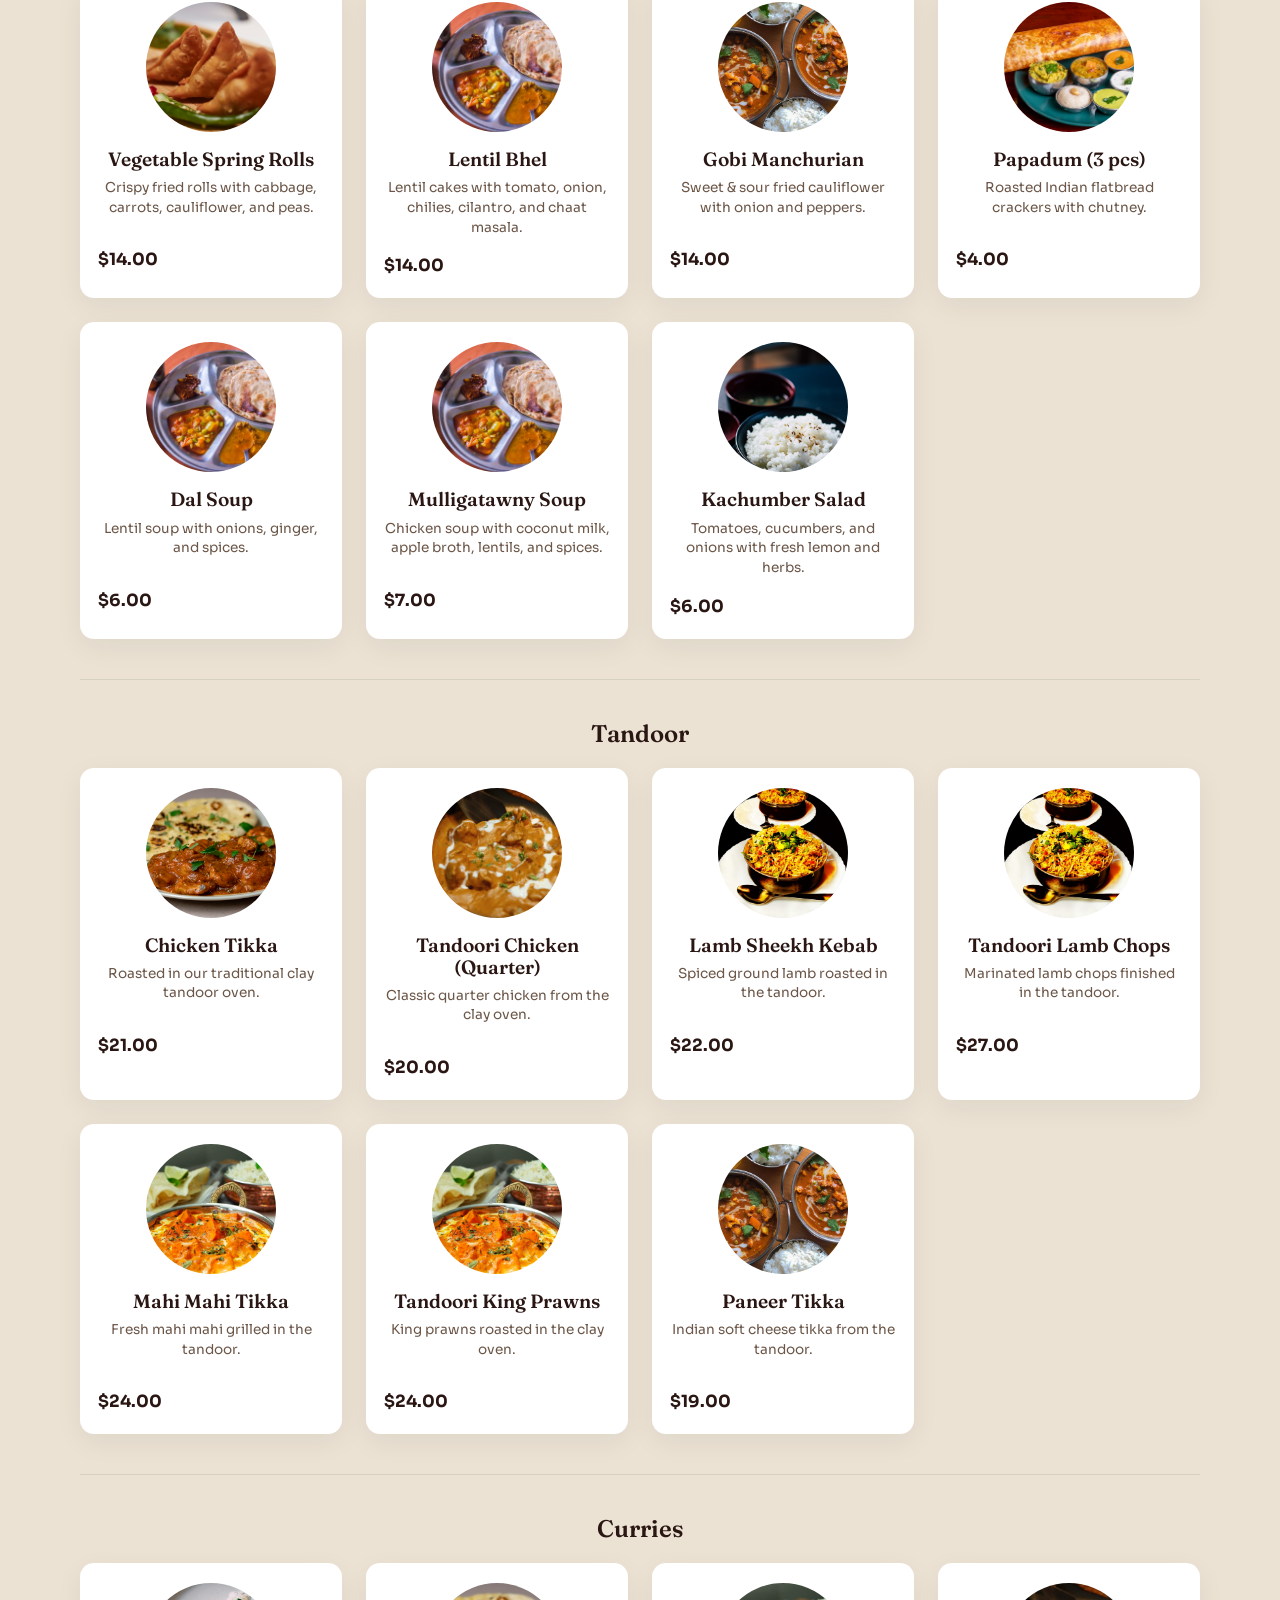
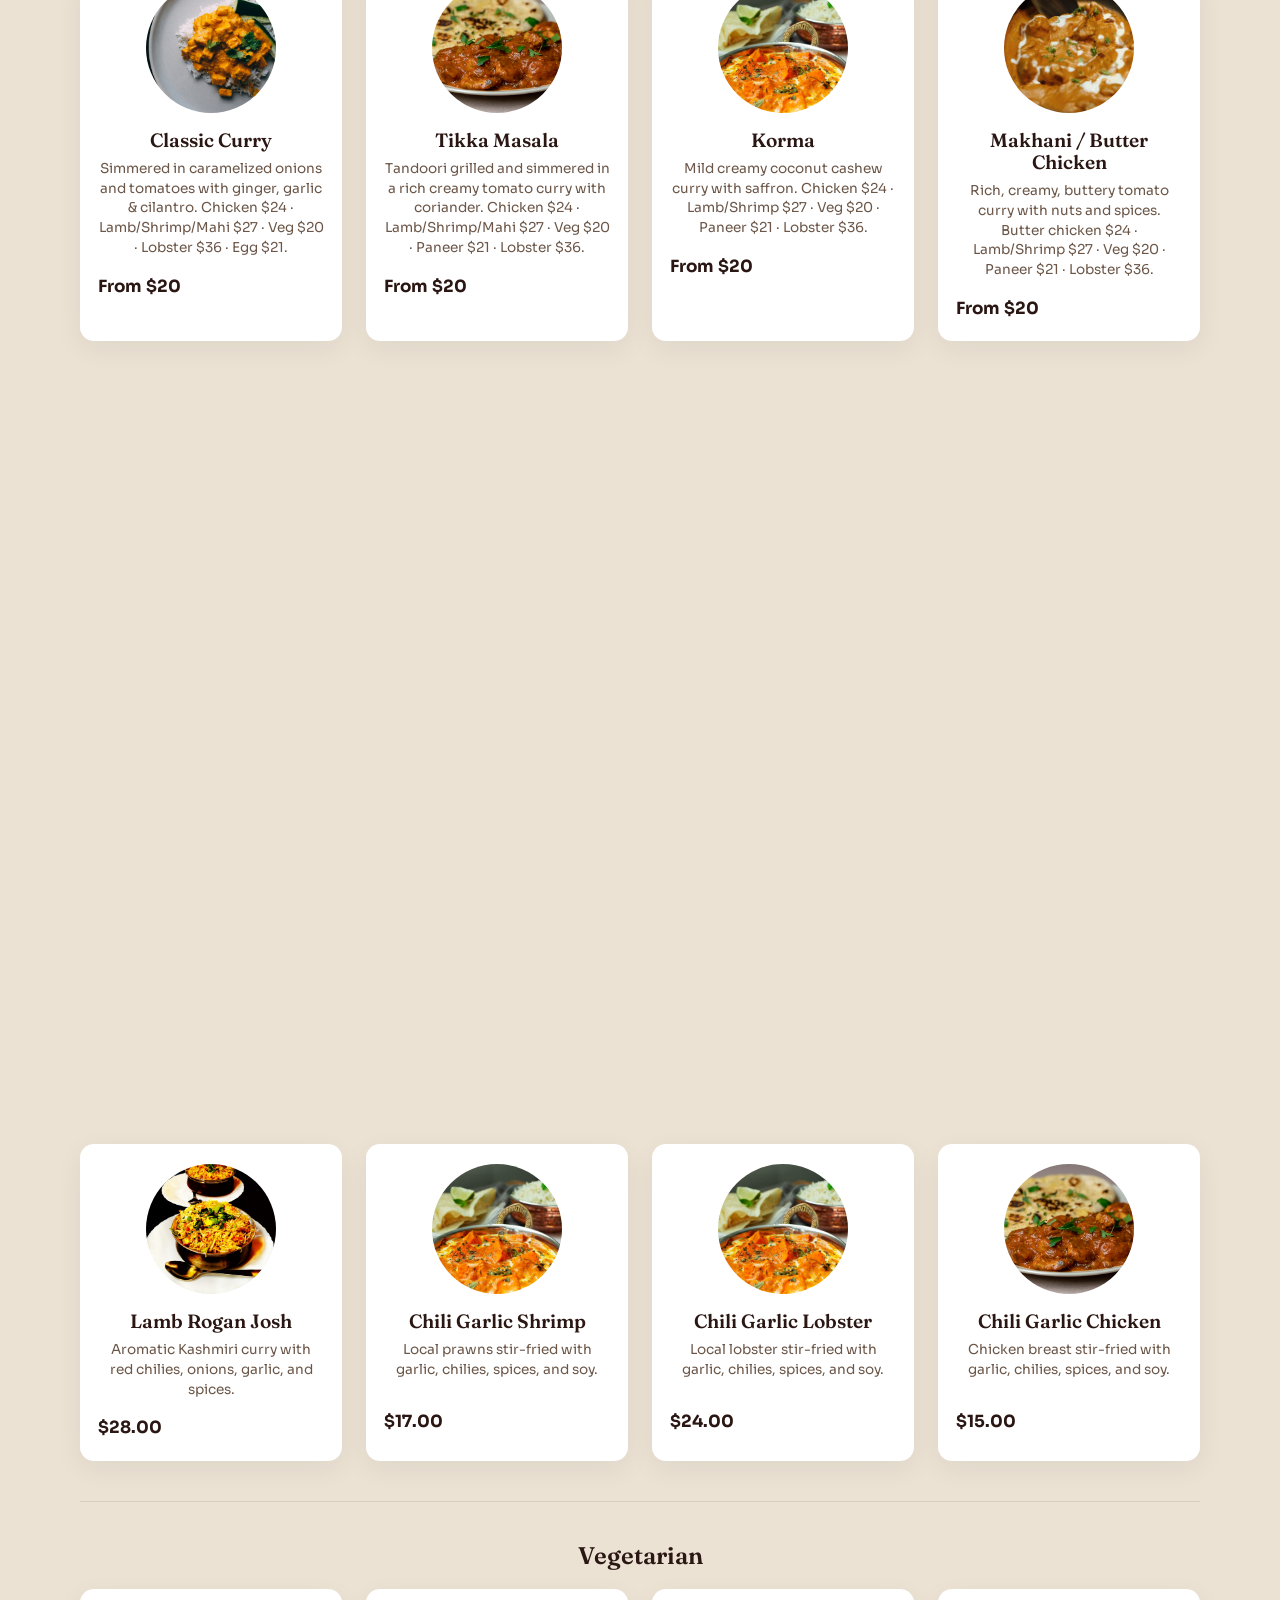
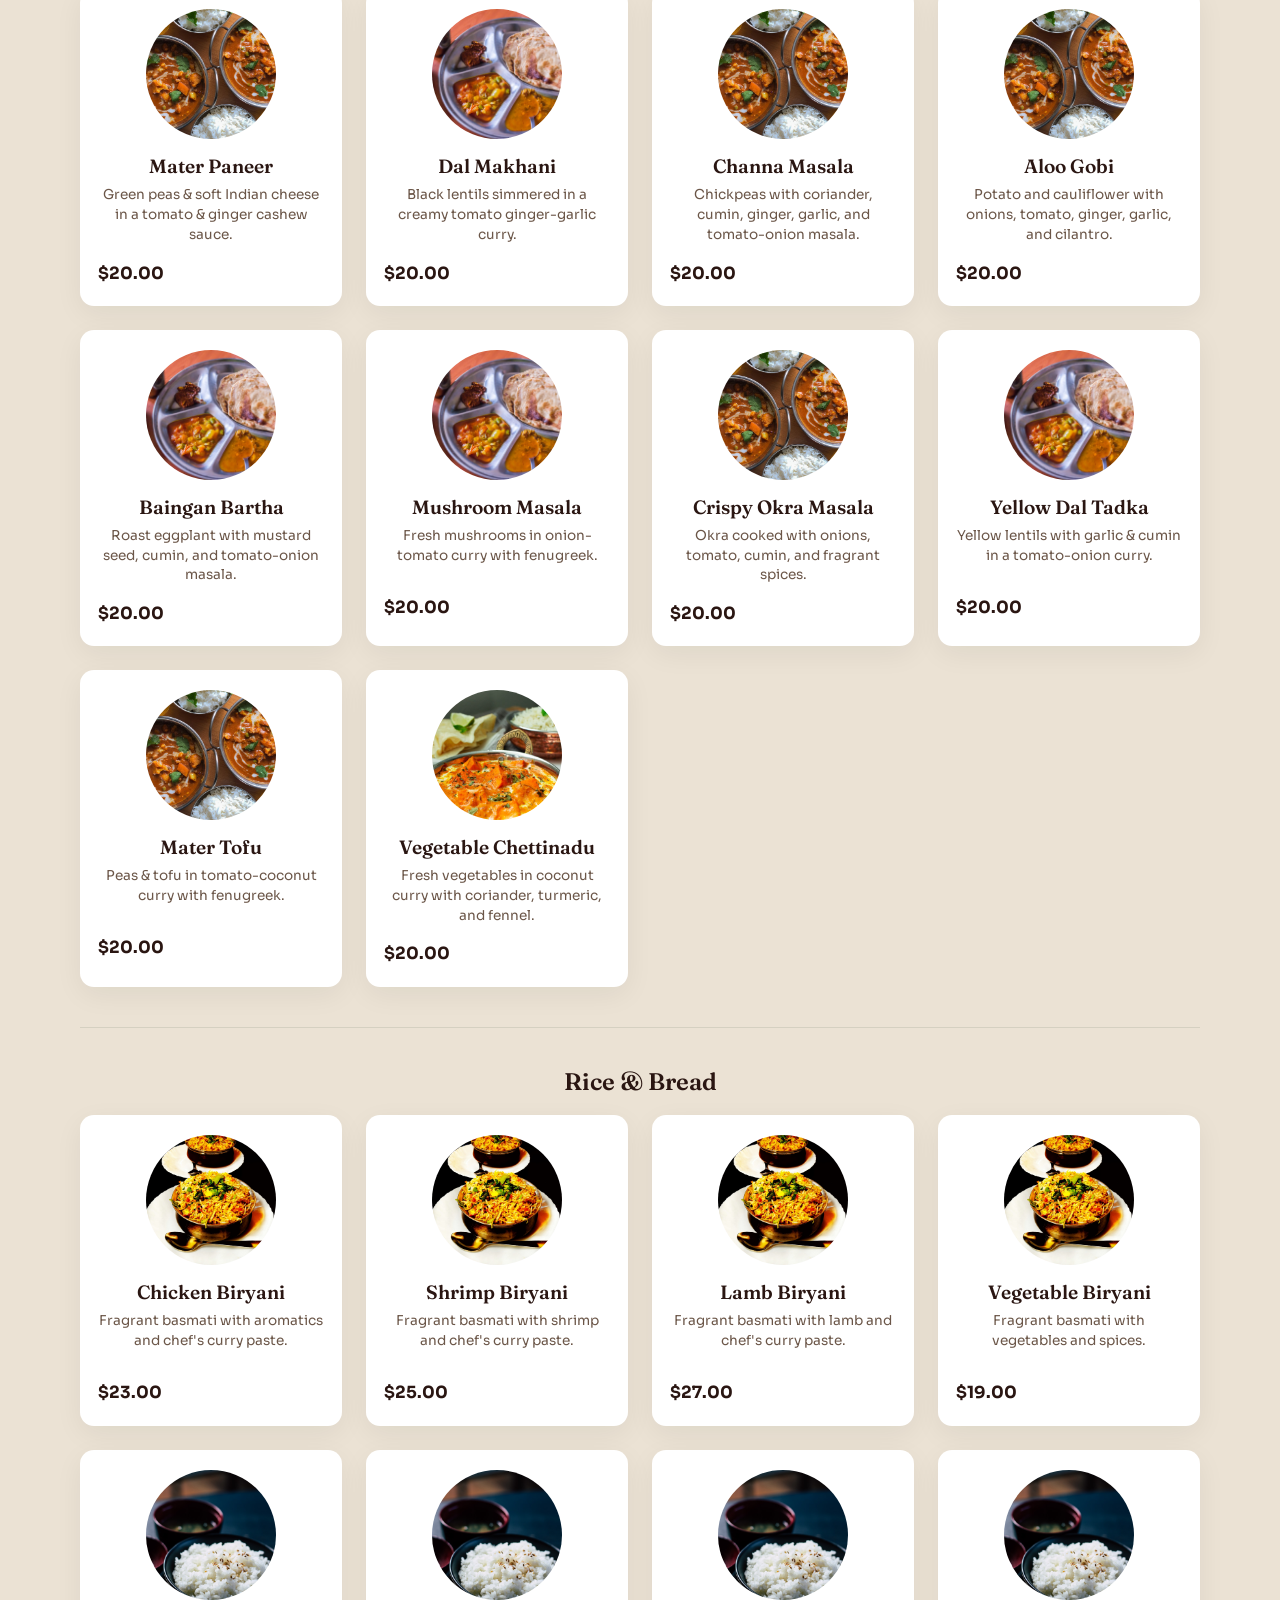
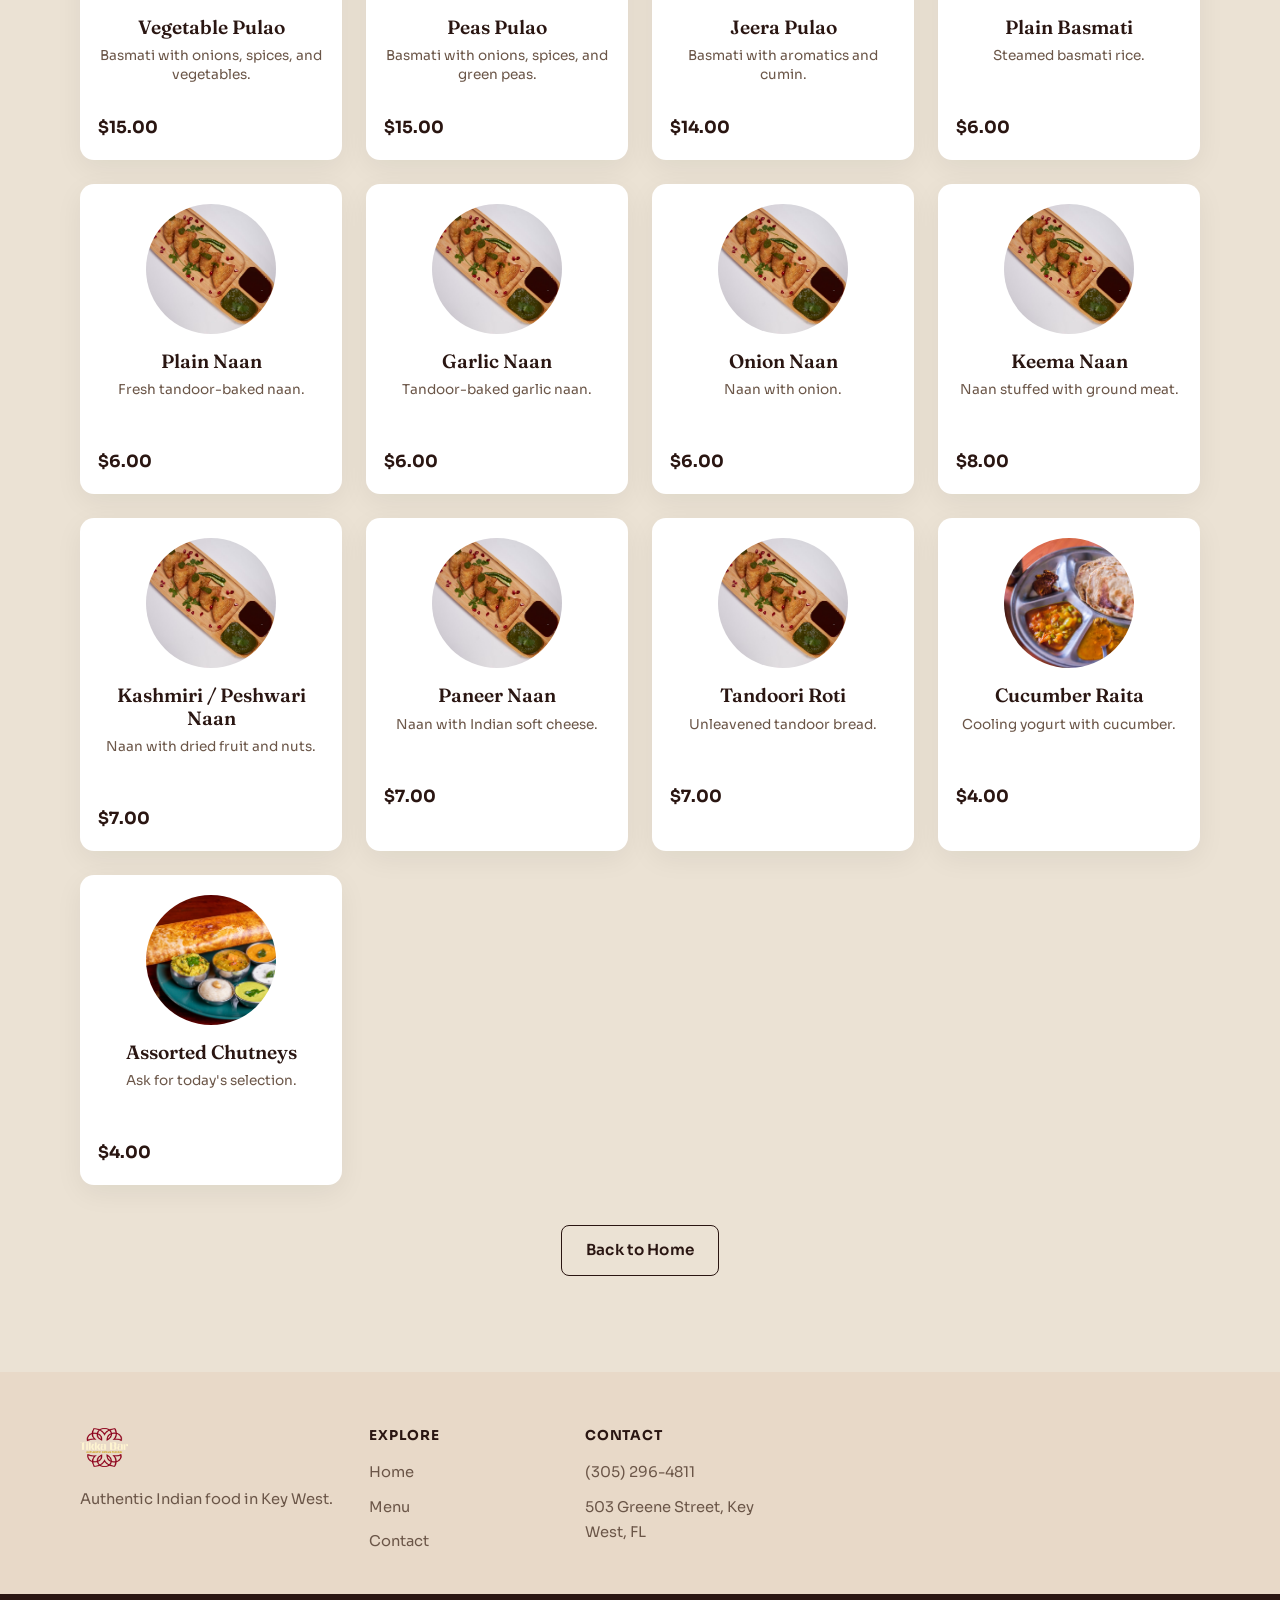
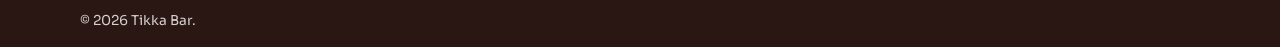
<file: menu.html>
<!doctype html>
<html lang="en">
  <head>
    <meta charset="UTF-8" />
    <meta name="viewport" content="width=device-width, initial-scale=1.0" />
    <title>Full Menu | Tikka Bar Key West</title>
    <meta
      name="description"
      content="Full Tikka Bar menu — appetizers, tandoor, curries, vegetarian dishes, biryani, and naan. 503 Greene Street, Key West."
    />
    <meta name="robots" content="index, follow, max-image-preview:large" />
    <link rel="canonical" href="https://tikka-bar.elevaro.website/menu.html" />
    <meta property="og:title" content="Full Menu | Tikka Bar Key West" />
    <meta property="og:url" content="https://tikka-bar.elevaro.website/menu.html" />
    <meta property="og:image" content="images/branding/og-cover.jpg" />
    <meta name="twitter:card" content="summary_large_image" />
    <link rel="icon" href="images/branding/favicon.png" type="image/png" />
    <link rel="preconnect" href="https://fonts.googleapis.com" />
    <link rel="preconnect" href="https://fonts.gstatic.com" crossorigin />
    <link
      href="https://fonts.googleapis.com/css2?family=Fraunces:opsz,wght@9..144,500;9..144,600;9..144,700&family=Sora:wght@300;400;500;600;700&display=swap"
      rel="stylesheet"
    />
    <link rel="stylesheet" href="css/styles.css" />
    <script type="application/ld+json">
{
  "@context": "https://schema.org",
  "@graph": [
    {
      "@type": "Restaurant",
      "@id": "https://tikka-bar.elevaro.website#restaurant",
      "name": "Tikka Bar",
      "url": "https://tikka-bar.elevaro.website",
      "telephone": "+13052964811",
      "hasMenu": {
        "@type": "Menu",
        "@id": "https://tikka-bar.elevaro.website/menu.html#menu",
        "hasMenuSection": [
          {
            "@type": "MenuSection",
            "name": "Chef Favorites",
            "hasMenuItem": [
              {
                "@type": "MenuItem",
                "name": "Chicken Tikka Masala",
                "description": "Tandoori grilled chicken simmered in a rich creamy tomato curry with coriander.",
                "offers": {
                  "@type": "Offer",
                  "price": "24.00",
                  "priceCurrency": "USD"
                }
              },
              {
                "@type": "MenuItem",
                "name": "Butter Chicken",
                "description": "Rich, creamy, buttery tomato curry with nuts and spices — a house classic.",
                "offers": {
                  "@type": "Offer",
                  "price": "24.00",
                  "priceCurrency": "USD"
                }
              },
              {
                "@type": "MenuItem",
                "name": "Chicken Tikka",
                "description": "Roasted in our traditional clay tandoor oven.",
                "offers": {
                  "@type": "Offer",
                  "price": "21.00",
                  "priceCurrency": "USD"
                }
              },
              {
                "@type": "MenuItem",
                "name": "Lamb Sheekh Kebab",
                "description": "Spiced ground lamb roasted in the tandoor.",
                "offers": {
                  "@type": "Offer",
                  "price": "22.00",
                  "priceCurrency": "USD"
                }
              },
              {
                "@type": "MenuItem",
                "name": "Chicken Biryani",
                "description": "Fragrant basmati rice cooked with aromatics and chef's curry paste.",
                "offers": {
                  "@type": "Offer",
                  "price": "23.00",
                  "priceCurrency": "USD"
                }
              },
              {
                "@type": "MenuItem",
                "name": "Garlic Naan",
                "description": "Fresh tandoor-baked garlic naan.",
                "offers": {
                  "@type": "Offer",
                  "price": "6.00",
                  "priceCurrency": "USD"
                }
              },
              {
                "@type": "MenuItem",
                "name": "Vegetable Samosa",
                "description": "Crispy pastries stuffed with vegetables and spices.",
                "offers": {
                  "@type": "Offer",
                  "price": "14.00",
                  "priceCurrency": "USD"
                }
              },
              {
                "@type": "MenuItem",
                "name": "Goan Chili Prawns",
                "description": "Fresh local prawns stir-fried with chilies, onions, and spices.",
                "offers": {
                  "@type": "Offer",
                  "price": "17.00",
                  "priceCurrency": "USD"
                }
              }
            ]
          },
          {
            "@type": "MenuSection",
            "name": "Appetizers",
            "hasMenuItem": [
              {
                "@type": "MenuItem",
                "name": "Vegetable Samosa",
                "description": "Crispy pastries stuffed with vegetables and spices.",
                "offers": {
                  "@type": "Offer",
                  "price": "14.00",
                  "priceCurrency": "USD"
                }
              },
              {
                "@type": "MenuItem",
                "name": "Chicken Tikka Samosa",
                "description": "Crispy pastries stuffed with chicken tikka, onions, and spices.",
                "offers": {
                  "@type": "Offer",
                  "price": "15.00",
                  "priceCurrency": "USD"
                }
              },
              {
                "@type": "MenuItem",
                "name": "Samosa Chaat",
                "description": "Chopped vegetable samosa tossed in chickpea curry with onion and chutney.",
                "offers": {
                  "@type": "Offer",
                  "price": "14.00",
                  "priceCurrency": "USD"
                }
              },
              {
                "@type": "MenuItem",
                "name": "Onion Bhajis",
                "description": "Crispy fluffy fritters with sliced onions and spices.",
                "offers": {
                  "@type": "Offer",
                  "price": "12.00",
                  "priceCurrency": "USD"
                }
              },
              {
                "@type": "MenuItem",
                "name": "Vegetable Spring Rolls",
                "description": "Crispy fried rolls with cabbage, carrots, cauliflower, and peas.",
                "offers": {
                  "@type": "Offer",
                  "price": "14.00",
                  "priceCurrency": "USD"
                }
              },
              {
                "@type": "MenuItem",
                "name": "Lentil Bhel",
                "description": "Lentil cakes with tomato, onion, chilies, cilantro, and chaat masala.",
                "offers": {
                  "@type": "Offer",
                  "price": "14.00",
                  "priceCurrency": "USD"
                }
              },
              {
                "@type": "MenuItem",
                "name": "Gobi Manchurian",
                "description": "Sweet & sour fried cauliflower with onion and peppers.",
                "offers": {
                  "@type": "Offer",
                  "price": "14.00",
                  "priceCurrency": "USD"
                }
              },
              {
                "@type": "MenuItem",
                "name": "Papadum (3 pcs)",
                "description": "Roasted Indian flatbread crackers with chutney.",
                "offers": {
                  "@type": "Offer",
                  "price": "4.00",
                  "priceCurrency": "USD"
                }
              },
              {
                "@type": "MenuItem",
                "name": "Dal Soup",
                "description": "Lentil soup with onions, ginger, and spices.",
                "offers": {
                  "@type": "Offer",
                  "price": "6.00",
                  "priceCurrency": "USD"
                }
              },
              {
                "@type": "MenuItem",
                "name": "Mulligatawny Soup",
                "description": "Chicken soup with coconut milk, apple broth, lentils, and spices.",
                "offers": {
                  "@type": "Offer",
                  "price": "7.00",
                  "priceCurrency": "USD"
                }
              },
              {
                "@type": "MenuItem",
                "name": "Kachumber Salad",
                "description": "Tomatoes, cucumbers, and onions with fresh lemon and herbs.",
                "offers": {
                  "@type": "Offer",
                  "price": "6.00",
                  "priceCurrency": "USD"
                }
              }
            ]
          },
          {
            "@type": "MenuSection",
            "name": "Tandoor",
            "hasMenuItem": [
              {
                "@type": "MenuItem",
                "name": "Chicken Tikka",
                "description": "Roasted in our traditional clay tandoor oven.",
                "offers": {
                  "@type": "Offer",
                  "price": "21.00",
                  "priceCurrency": "USD"
                }
              },
              {
                "@type": "MenuItem",
                "name": "Tandoori Chicken (Quarter)",
                "description": "Classic quarter chicken from the clay oven.",
                "offers": {
                  "@type": "Offer",
                  "price": "20.00",
                  "priceCurrency": "USD"
                }
              },
              {
                "@type": "MenuItem",
                "name": "Lamb Sheekh Kebab",
                "description": "Spiced ground lamb roasted in the tandoor.",
                "offers": {
                  "@type": "Offer",
                  "price": "22.00",
                  "priceCurrency": "USD"
                }
              },
              {
                "@type": "MenuItem",
                "name": "Tandoori Lamb Chops",
                "description": "Marinated lamb chops finished in the tandoor.",
                "offers": {
                  "@type": "Offer",
                  "price": "27.00",
                  "priceCurrency": "USD"
                }
              },
              {
                "@type": "MenuItem",
                "name": "Mahi Mahi Tikka",
                "description": "Fresh mahi mahi grilled in the tandoor.",
                "offers": {
                  "@type": "Offer",
                  "price": "24.00",
                  "priceCurrency": "USD"
                }
              },
              {
                "@type": "MenuItem",
                "name": "Tandoori King Prawns",
                "description": "King prawns roasted in the clay oven.",
                "offers": {
                  "@type": "Offer",
                  "price": "24.00",
                  "priceCurrency": "USD"
                }
              },
              {
                "@type": "MenuItem",
                "name": "Paneer Tikka",
                "description": "Indian soft cheese tikka from the tandoor.",
                "offers": {
                  "@type": "Offer",
                  "price": "19.00",
                  "priceCurrency": "USD"
                }
              }
            ]
          },
          {
            "@type": "MenuSection",
            "name": "Curries",
            "hasMenuItem": [
              {
                "@type": "MenuItem",
                "name": "Classic Curry",
                "description": "Simmered in caramelized onions and tomatoes with ginger, garlic & cilantro. Chicken $24 · Lamb/Shrimp/Mahi $27 · Veg $20 · Lobster $36 · Egg $21.",
                "offers": {
                  "@type": "Offer",
                  "price": "20",
                  "priceCurrency": "USD"
                }
              },
              {
                "@type": "MenuItem",
                "name": "Tikka Masala",
                "description": "Tandoori grilled and simmered in a rich creamy tomato curry with coriander. Chicken $24 · Lamb/Shrimp/Mahi $27 · Veg $20 · Paneer $21 · Lobster $36.",
                "offers": {
                  "@type": "Offer",
                  "price": "20",
                  "priceCurrency": "USD"
                }
              },
              {
                "@type": "MenuItem",
                "name": "Korma",
                "description": "Mild creamy coconut cashew curry with saffron. Chicken $24 · Lamb/Shrimp $27 · Veg $20 · Paneer $21 · Lobster $36.",
                "offers": {
                  "@type": "Offer",
                  "price": "20",
                  "priceCurrency": "USD"
                }
              },
              {
                "@type": "MenuItem",
                "name": "Makhani / Butter Chicken",
                "description": "Rich, creamy, buttery tomato curry with nuts and spices. Butter chicken $24 · Lamb/Shrimp $27 · Veg $20 · Paneer $21 · Lobster $36.",
                "offers": {
                  "@type": "Offer",
                  "price": "20",
                  "priceCurrency": "USD"
                }
              },
              {
                "@type": "MenuItem",
                "name": "Vindaloo",
                "description": "Hot spicy curry of potato, onions, tomatoes & chilies with vinegar and mustard seed. Chicken $24 · Lamb/Shrimp/Mahi $27 · Veg $20 · Paneer $21 · Lobster $36.",
                "offers": {
                  "@type": "Offer",
                  "price": "20",
                  "priceCurrency": "USD"
                }
              },
              {
                "@type": "MenuItem",
                "name": "Jalfrezi",
                "description": "Fiery curry of fried onions, peppers, and spices with fresh chilies. Chicken $24 · Lamb/Shrimp $27 · Veg $20 · Paneer $21.",
                "offers": {
                  "@type": "Offer",
                  "price": "20",
                  "priceCurrency": "USD"
                }
              },
              {
                "@type": "MenuItem",
                "name": "Palak",
                "description": "Deep flavored spinach puree curry with onions, garlic, and spices. Chicken $24 · Lamb/Shrimp $27 · Aloo/Veg $20 · Paneer $21 · Lobster $36.",
                "offers": {
                  "@type": "Offer",
                  "price": "20",
                  "priceCurrency": "USD"
                }
              },
              {
                "@type": "MenuItem",
                "name": "Madras",
                "description": "Spicy southern tomato-coconut curry loaded with rich spices. Chicken $24 · Lamb/Shrimp $27 · Veg $20.",
                "offers": {
                  "@type": "Offer",
                  "price": "20",
                  "priceCurrency": "USD"
                }
              },
              {
                "@type": "MenuItem",
                "name": "Chettinadu",
                "description": "Rich coconut curry with coriander, turmeric, and fennel seed. Chicken $24 · Lamb/Shrimp $27 · Veg $20.",
                "offers": {
                  "@type": "Offer",
                  "price": "20",
                  "priceCurrency": "USD"
                }
              },
              {
                "@type": "MenuItem",
                "name": "Kadai",
                "description": "Classic curry with bell peppers, onions, and garam masala. Chicken $24 · Lamb/Shrimp $27 · Veg $20 · Paneer $21 · Lobster $36.",
                "offers": {
                  "@type": "Offer",
                  "price": "20",
                  "priceCurrency": "USD"
                }
              },
              {
                "@type": "MenuItem",
                "name": "Lamb Bhuna",
                "description": "Lamb shallow-fried with spices, onions, garlic, and ginger.",
                "offers": {
                  "@type": "Offer",
                  "price": "26.00",
                  "priceCurrency": "USD"
                }
              },
              {
                "@type": "MenuItem",
                "name": "Keema Mater",
                "description": "Rich thick curry with ground lamb, fresh peas, garlic, and ginger.",
                "offers": {
                  "@type": "Offer",
                  "price": "24.00",
                  "priceCurrency": "USD"
                }
              },
              {
                "@type": "MenuItem",
                "name": "Lamb Rogan Josh",
                "description": "Aromatic Kashmiri curry with red chilies, onions, garlic, and spices.",
                "offers": {
                  "@type": "Offer",
                  "price": "28.00",
                  "priceCurrency": "USD"
                }
              },
              {
                "@type": "MenuItem",
                "name": "Chili Garlic Shrimp",
                "description": "Local prawns stir-fried with garlic, chilies, spices, and soy.",
                "offers": {
                  "@type": "Offer",
                  "price": "17.00",
                  "priceCurrency": "USD"
                }
              },
              {
                "@type": "MenuItem",
                "name": "Chili Garlic Lobster",
                "description": "Local lobster stir-fried with garlic, chilies, spices, and soy.",
                "offers": {
                  "@type": "Offer",
                  "price": "24.00",
                  "priceCurrency": "USD"
                }
              },
              {
                "@type": "MenuItem",
                "name": "Chili Garlic Chicken",
                "description": "Chicken breast stir-fried with garlic, chilies, spices, and soy.",
                "offers": {
                  "@type": "Offer",
                  "price": "15.00",
                  "priceCurrency": "USD"
                }
              }
            ]
          },
          {
            "@type": "MenuSection",
            "name": "Vegetarian",
            "hasMenuItem": [
              {
                "@type": "MenuItem",
                "name": "Mater Paneer",
                "description": "Green peas & soft Indian cheese in a tomato & ginger cashew sauce.",
                "offers": {
                  "@type": "Offer",
                  "price": "20.00",
                  "priceCurrency": "USD"
                }
              },
              {
                "@type": "MenuItem",
                "name": "Dal Makhani",
                "description": "Black lentils simmered in a creamy tomato ginger-garlic curry.",
                "offers": {
                  "@type": "Offer",
                  "price": "20.00",
                  "priceCurrency": "USD"
                }
              },
              {
                "@type": "MenuItem",
                "name": "Channa Masala",
                "description": "Chickpeas with coriander, cumin, ginger, garlic, and tomato-onion masala.",
                "offers": {
                  "@type": "Offer",
                  "price": "20.00",
                  "priceCurrency": "USD"
                }
              },
              {
                "@type": "MenuItem",
                "name": "Aloo Gobi",
                "description": "Potato and cauliflower with onions, tomato, ginger, garlic, and cilantro.",
                "offers": {
                  "@type": "Offer",
                  "price": "20.00",
                  "priceCurrency": "USD"
                }
              },
              {
                "@type": "MenuItem",
                "name": "Baingan Bartha",
                "description": "Roast eggplant with mustard seed, cumin, and tomato-onion masala.",
                "offers": {
                  "@type": "Offer",
                  "price": "20.00",
                  "priceCurrency": "USD"
                }
              },
              {
                "@type": "MenuItem",
                "name": "Mushroom Masala",
                "description": "Fresh mushrooms in onion-tomato curry with fenugreek.",
                "offers": {
                  "@type": "Offer",
                  "price": "20.00",
                  "priceCurrency": "USD"
                }
              },
              {
                "@type": "MenuItem",
                "name": "Crispy Okra Masala",
                "description": "Okra cooked with onions, tomato, cumin, and fragrant spices.",
                "offers": {
                  "@type": "Offer",
                  "price": "20.00",
                  "priceCurrency": "USD"
                }
              },
              {
                "@type": "MenuItem",
                "name": "Yellow Dal Tadka",
                "description": "Yellow lentils with garlic & cumin in a tomato-onion curry.",
                "offers": {
                  "@type": "Offer",
                  "price": "20.00",
                  "priceCurrency": "USD"
                }
              },
              {
                "@type": "MenuItem",
                "name": "Mater Tofu",
                "description": "Peas & tofu in tomato-coconut curry with fenugreek.",
                "offers": {
                  "@type": "Offer",
                  "price": "20.00",
                  "priceCurrency": "USD"
                }
              },
              {
                "@type": "MenuItem",
                "name": "Vegetable Chettinadu",
                "description": "Fresh vegetables in coconut curry with coriander, turmeric, and fennel.",
                "offers": {
                  "@type": "Offer",
                  "price": "20.00",
                  "priceCurrency": "USD"
                }
              }
            ]
          },
          {
            "@type": "MenuSection",
            "name": "Rice & Bread",
            "hasMenuItem": [
              {
                "@type": "MenuItem",
                "name": "Chicken Biryani",
                "description": "Fragrant basmati with aromatics and chef's curry paste.",
                "offers": {
                  "@type": "Offer",
                  "price": "23.00",
                  "priceCurrency": "USD"
                }
              },
              {
                "@type": "MenuItem",
                "name": "Shrimp Biryani",
                "description": "Fragrant basmati with shrimp and chef's curry paste.",
                "offers": {
                  "@type": "Offer",
                  "price": "25.00",
                  "priceCurrency": "USD"
                }
              },
              {
                "@type": "MenuItem",
                "name": "Lamb Biryani",
                "description": "Fragrant basmati with lamb and chef's curry paste.",
                "offers": {
                  "@type": "Offer",
                  "price": "27.00",
                  "priceCurrency": "USD"
                }
              },
              {
                "@type": "MenuItem",
                "name": "Vegetable Biryani",
                "description": "Fragrant basmati with vegetables and spices.",
                "offers": {
                  "@type": "Offer",
                  "price": "19.00",
                  "priceCurrency": "USD"
                }
              },
              {
                "@type": "MenuItem",
                "name": "Vegetable Pulao",
                "description": "Basmati with onions, spices, and vegetables.",
                "offers": {
                  "@type": "Offer",
                  "price": "15.00",
                  "priceCurrency": "USD"
                }
              },
              {
                "@type": "MenuItem",
                "name": "Peas Pulao",
                "description": "Basmati with onions, spices, and green peas.",
                "offers": {
                  "@type": "Offer",
                  "price": "15.00",
                  "priceCurrency": "USD"
                }
              },
              {
                "@type": "MenuItem",
                "name": "Jeera Pulao",
                "description": "Basmati with aromatics and cumin.",
                "offers": {
                  "@type": "Offer",
                  "price": "14.00",
                  "priceCurrency": "USD"
                }
              },
              {
                "@type": "MenuItem",
                "name": "Plain Basmati",
                "description": "Steamed basmati rice.",
                "offers": {
                  "@type": "Offer",
                  "price": "6.00",
                  "priceCurrency": "USD"
                }
              },
              {
                "@type": "MenuItem",
                "name": "Plain Naan",
                "description": "Fresh tandoor-baked naan.",
                "offers": {
                  "@type": "Offer",
                  "price": "6.00",
                  "priceCurrency": "USD"
                }
              },
              {
                "@type": "MenuItem",
                "name": "Garlic Naan",
                "description": "Tandoor-baked garlic naan.",
                "offers": {
                  "@type": "Offer",
                  "price": "6.00",
                  "priceCurrency": "USD"
                }
              },
              {
                "@type": "MenuItem",
                "name": "Onion Naan",
                "description": "Naan with onion.",
                "offers": {
                  "@type": "Offer",
                  "price": "6.00",
                  "priceCurrency": "USD"
                }
              },
              {
                "@type": "MenuItem",
                "name": "Keema Naan",
                "description": "Naan stuffed with ground meat.",
                "offers": {
                  "@type": "Offer",
                  "price": "8.00",
                  "priceCurrency": "USD"
                }
              },
              {
                "@type": "MenuItem",
                "name": "Kashmiri / Peshwari Naan",
                "description": "Naan with dried fruit and nuts.",
                "offers": {
                  "@type": "Offer",
                  "price": "7.00",
                  "priceCurrency": "USD"
                }
              },
              {
                "@type": "MenuItem",
                "name": "Paneer Naan",
                "description": "Naan with Indian soft cheese.",
                "offers": {
                  "@type": "Offer",
                  "price": "7.00",
                  "priceCurrency": "USD"
                }
              },
              {
                "@type": "MenuItem",
                "name": "Tandoori Roti",
                "description": "Unleavened tandoor bread.",
                "offers": {
                  "@type": "Offer",
                  "price": "7.00",
                  "priceCurrency": "USD"
                }
              },
              {
                "@type": "MenuItem",
                "name": "Cucumber Raita",
                "description": "Cooling yogurt with cucumber.",
                "offers": {
                  "@type": "Offer",
                  "price": "4.00",
                  "priceCurrency": "USD"
                }
              },
              {
                "@type": "MenuItem",
                "name": "Assorted Chutneys",
                "description": "Ask for today's selection.",
                "offers": {
                  "@type": "Offer",
                  "price": "4.00",
                  "priceCurrency": "USD"
                }
              }
            ]
          }
        ]
      }
    },
    {
      "@type": "WebPage",
      "@id": "https://tikka-bar.elevaro.website/menu.html#webpage",
      "url": "https://tikka-bar.elevaro.website/menu.html",
      "name": "Full Menu | Tikka Bar",
      "isPartOf": {
        "@id": "https://tikka-bar.elevaro.website#restaurant"
      }
    }
  ]
}
    </script>
  </head>
  <body class="page-menu" data-menu-default="all">
    <a class="skip-link" href="#main">Skip to content</a>
    <header class="site-header" role="banner">
      <div class="container header__inner">
        <a class="logo" href="index.html" aria-label="Tikka Bar home">
          <img class="logo__mark" src="images/branding/logo.png" alt="Tikka Bar" width="168" height="112" />
        </a>
        <button class="nav-toggle" type="button" aria-expanded="false" aria-controls="site-nav" aria-label="Open menu">
          <span></span><span></span><span></span>
        </button>
        <nav id="site-nav" class="nav" aria-label="Primary">
          <ul class="nav__list">
            <li><a href="index.html">Home</a></li>
            <li><a href="index.html#about">About</a></li>
            <li><a href="menu.html" aria-current="page">Menu</a></li>
            <li><a href="index.html#contact">Contact</a></li>
          </ul>
        </nav>
      </div>
    </header>

    <main id="main">
      <section id="menu" class="menu is-showing-all" aria-labelledby="menu-heading">
        <div class="container">
          <header class="menu__header">
            <p class="section-label section-label--center">Tikka Bar</p>
            <h1 id="menu-heading" class="section-title section-title--center">
              Full Menu
            </h1>
          </header>

          <div class="menu__tabs" role="tablist" aria-label="Menu categories">
            <button
              class="menu__tab is-active"
              role="tab"
              aria-selected="true"
              data-tab="all"
              id="tab-all"
            >
              All
            </button>
            <button
              class="menu__tab"
              role="tab"
              aria-selected="false"
              data-tab="favorites"
              id="tab-favorites"
            >
              Chef Favorites
            </button>
            <button
              class="menu__tab"
              role="tab"
              aria-selected="false"
              data-tab="appetizers"
              id="tab-appetizers"
            >
              Appetizers
            </button>
            <button
              class="menu__tab"
              role="tab"
              aria-selected="false"
              data-tab="tandoor"
              id="tab-tandoor"
            >
              Tandoor
            </button>
            <button
              class="menu__tab"
              role="tab"
              aria-selected="false"
              data-tab="curries"
              id="tab-curries"
            >
              Curries
            </button>
            <button
              class="menu__tab"
              role="tab"
              aria-selected="false"
              data-tab="vegetarian"
              id="tab-vegetarian"
            >
              Vegetarian
            </button>
            <button
              class="menu__tab"
              role="tab"
              aria-selected="false"
              data-tab="rice"
              id="tab-rice"
            >
              Rice &amp; Bread
            </button>
          </div>

          <div
            class="menu__panel is-active"
            role="tabpanel"
            id="panel-favorites"
            aria-labelledby="tab-favorites"
            data-panel="favorites"
          >
            <h3 class="menu__panel-label">Chef Favorites</h3>
            <ul class="menu__grid">
              <li class="menu-card">
                <img
                  class="menu-card__img"
                  src="images/menu/chicken-tikka-masala.jpg"
                  alt="Chicken Tikka Masala"
                  width="400"
                  height="400"
                  loading="lazy"
                />
                <div class="menu-card__body">
                  <h3 class="menu-card__title">Chicken Tikka Masala</h3>
                  <p class="menu-card__desc">
                    Tandoori grilled chicken simmered in a rich creamy tomato curry with coriander.
                  </p>
                  <div class="menu-card__footer">
                    <span class="menu-card__price">$24.00</span>
                    <a
                      class="menu-card__add"
                      data-order-cta
                      href="https://uzeats.com/restaurant/tikka-bar"
                      target="_blank"
                      rel="noopener noreferrer"
                      aria-label="Order Chicken Tikka Masala"
                      >+</a
                    >
                  </div>
                </div>
              </li>
              <li class="menu-card">
                <img
                  class="menu-card__img"
                  src="images/menu/butter-chicken.jpg"
                  alt="Butter Chicken"
                  width="400"
                  height="400"
                  loading="lazy"
                />
                <div class="menu-card__body">
                  <h3 class="menu-card__title">Butter Chicken</h3>
                  <p class="menu-card__desc">
                    Rich, creamy, buttery tomato curry with nuts and spices — a house classic.
                  </p>
                  <div class="menu-card__footer">
                    <span class="menu-card__price">$24.00</span>
                    <a
                      class="menu-card__add"
                      data-order-cta
                      href="https://uzeats.com/restaurant/tikka-bar"
                      target="_blank"
                      rel="noopener noreferrer"
                      aria-label="Order Butter Chicken"
                      >+</a
                    >
                  </div>
                </div>
              </li>
              <li class="menu-card">
                <img
                  class="menu-card__img"
                  src="images/menu/chicken-tikka.jpg"
                  alt="Chicken Tikka"
                  width="400"
                  height="400"
                  loading="lazy"
                />
                <div class="menu-card__body">
                  <h3 class="menu-card__title">Chicken Tikka</h3>
                  <p class="menu-card__desc">
                    Roasted in our traditional clay tandoor oven.
                  </p>
                  <div class="menu-card__footer">
                    <span class="menu-card__price">$21.00</span>
                    <a
                      class="menu-card__add"
                      data-order-cta
                      href="https://uzeats.com/restaurant/tikka-bar"
                      target="_blank"
                      rel="noopener noreferrer"
                      aria-label="Order Chicken Tikka"
                      >+</a
                    >
                  </div>
                </div>
              </li>
              <li class="menu-card">
                <img
                  class="menu-card__img"
                  src="images/menu/lamb-kebab.jpg"
                  alt="Lamb Sheekh Kebab"
                  width="400"
                  height="400"
                  loading="lazy"
                />
                <div class="menu-card__body">
                  <h3 class="menu-card__title">Lamb Sheekh Kebab</h3>
                  <p class="menu-card__desc">
                    Spiced ground lamb roasted in the tandoor.
                  </p>
                  <div class="menu-card__footer">
                    <span class="menu-card__price">$22.00</span>
                    <a
                      class="menu-card__add"
                      data-order-cta
                      href="https://uzeats.com/restaurant/tikka-bar"
                      target="_blank"
                      rel="noopener noreferrer"
                      aria-label="Order Lamb Sheekh Kebab"
                      >+</a
                    >
                  </div>
                </div>
              </li>
              <li class="menu-card">
                <img
                  class="menu-card__img"
                  src="images/menu/biryani.jpg"
                  alt="Chicken Biryani"
                  width="400"
                  height="400"
                  loading="lazy"
                />
                <div class="menu-card__body">
                  <h3 class="menu-card__title">Chicken Biryani</h3>
                  <p class="menu-card__desc">
                    Fragrant basmati rice cooked with aromatics and chef's curry paste.
                  </p>
                  <div class="menu-card__footer">
                    <span class="menu-card__price">$23.00</span>
                    <a
                      class="menu-card__add"
                      data-order-cta
                      href="https://uzeats.com/restaurant/tikka-bar"
                      target="_blank"
                      rel="noopener noreferrer"
                      aria-label="Order Chicken Biryani"
                      >+</a
                    >
                  </div>
                </div>
              </li>
              <li class="menu-card">
                <img
                  class="menu-card__img"
                  src="images/menu/garlic-naan.jpg"
                  alt="Garlic Naan"
                  width="400"
                  height="400"
                  loading="lazy"
                />
                <div class="menu-card__body">
                  <h3 class="menu-card__title">Garlic Naan</h3>
                  <p class="menu-card__desc">
                    Fresh tandoor-baked garlic naan.
                  </p>
                  <div class="menu-card__footer">
                    <span class="menu-card__price">$6.00</span>
                    <a
                      class="menu-card__add"
                      data-order-cta
                      href="https://uzeats.com/restaurant/tikka-bar"
                      target="_blank"
                      rel="noopener noreferrer"
                      aria-label="Order Garlic Naan"
                      >+</a
                    >
                  </div>
                </div>
              </li>
              <li class="menu-card">
                <img
                  class="menu-card__img"
                  src="images/menu/samosa.jpg"
                  alt="Vegetable Samosa"
                  width="400"
                  height="400"
                  loading="lazy"
                />
                <div class="menu-card__body">
                  <h3 class="menu-card__title">Vegetable Samosa</h3>
                  <p class="menu-card__desc">
                    Crispy pastries stuffed with vegetables and spices.
                  </p>
                  <div class="menu-card__footer">
                    <span class="menu-card__price">$14.00</span>
                    <a
                      class="menu-card__add"
                      data-order-cta
                      href="https://uzeats.com/restaurant/tikka-bar"
                      target="_blank"
                      rel="noopener noreferrer"
                      aria-label="Order Vegetable Samosa"
                      >+</a
                    >
                  </div>
                </div>
              </li>
              <li class="menu-card">
                <img
                  class="menu-card__img"
                  src="images/menu/prawns.jpg"
                  alt="Goan Chili Prawns"
                  width="400"
                  height="400"
                  loading="lazy"
                />
                <div class="menu-card__body">
                  <h3 class="menu-card__title">Goan Chili Prawns</h3>
                  <p class="menu-card__desc">
                    Fresh local prawns stir-fried with chilies, onions, and spices.
                  </p>
                  <div class="menu-card__footer">
                    <span class="menu-card__price">$17.00</span>
                    <a
                      class="menu-card__add"
                      data-order-cta
                      href="https://uzeats.com/restaurant/tikka-bar"
                      target="_blank"
                      rel="noopener noreferrer"
                      aria-label="Order Goan Chili Prawns"
                      >+</a
                    >
                  </div>
                </div>
              </li>
            </ul>
          </div>
          <div
            class="menu__panel is-active"
            role="tabpanel"
            id="panel-appetizers"
            aria-labelledby="tab-appetizers"
            data-panel="appetizers"
          >
            <h3 class="menu__panel-label">Appetizers</h3>
            <ul class="menu__grid">
              <li class="menu-card">
                <img
                  class="menu-card__img"
                  src="images/menu/samosa.jpg"
                  alt="Vegetable Samosa"
                  width="400"
                  height="400"
                  loading="lazy"
                />
                <div class="menu-card__body">
                  <h3 class="menu-card__title">Vegetable Samosa</h3>
                  <p class="menu-card__desc">
                    Crispy pastries stuffed with vegetables and spices.
                  </p>
                  <div class="menu-card__footer">
                    <span class="menu-card__price">$14.00</span>
                    <a
                      class="menu-card__add"
                      data-order-cta
                      href="https://uzeats.com/restaurant/tikka-bar"
                      target="_blank"
                      rel="noopener noreferrer"
                      aria-label="Order Vegetable Samosa"
                      >+</a
                    >
                  </div>
                </div>
              </li>
              <li class="menu-card">
                <img
                  class="menu-card__img"
                  src="images/menu/samosa.jpg"
                  alt="Chicken Tikka Samosa"
                  width="400"
                  height="400"
                  loading="lazy"
                />
                <div class="menu-card__body">
                  <h3 class="menu-card__title">Chicken Tikka Samosa</h3>
                  <p class="menu-card__desc">
                    Crispy pastries stuffed with chicken tikka, onions, and spices.
                  </p>
                  <div class="menu-card__footer">
                    <span class="menu-card__price">$15.00</span>
                    <a
                      class="menu-card__add"
                      data-order-cta
                      href="https://uzeats.com/restaurant/tikka-bar"
                      target="_blank"
                      rel="noopener noreferrer"
                      aria-label="Order Chicken Tikka Samosa"
                      >+</a
                    >
                  </div>
                </div>
              </li>
              <li class="menu-card">
                <img
                  class="menu-card__img"
                  src="images/menu/samosa.jpg"
                  alt="Samosa Chaat"
                  width="400"
                  height="400"
                  loading="lazy"
                />
                <div class="menu-card__body">
                  <h3 class="menu-card__title">Samosa Chaat</h3>
                  <p class="menu-card__desc">
                    Chopped vegetable samosa tossed in chickpea curry with onion and chutney.
                  </p>
                  <div class="menu-card__footer">
                    <span class="menu-card__price">$14.00</span>
                    <a
                      class="menu-card__add"
                      data-order-cta
                      href="https://uzeats.com/restaurant/tikka-bar"
                      target="_blank"
                      rel="noopener noreferrer"
                      aria-label="Order Samosa Chaat"
                      >+</a
                    >
                  </div>
                </div>
              </li>
              <li class="menu-card">
                <img
                  class="menu-card__img"
                  src="images/menu/onion-bhaji.jpg"
                  alt="Onion Bhajis"
                  width="400"
                  height="400"
                  loading="lazy"
                />
                <div class="menu-card__body">
                  <h3 class="menu-card__title">Onion Bhajis</h3>
                  <p class="menu-card__desc">
                    Crispy fluffy fritters with sliced onions and spices.
                  </p>
                  <div class="menu-card__footer">
                    <span class="menu-card__price">$12.00</span>
                    <a
                      class="menu-card__add"
                      data-order-cta
                      href="https://uzeats.com/restaurant/tikka-bar"
                      target="_blank"
                      rel="noopener noreferrer"
                      aria-label="Order Onion Bhajis"
                      >+</a
                    >
                  </div>
                </div>
              </li>
              <li class="menu-card">
                <img
                  class="menu-card__img"
                  src="images/menu/spring-rolls.jpg"
                  alt="Vegetable Spring Rolls"
                  width="400"
                  height="400"
                  loading="lazy"
                />
                <div class="menu-card__body">
                  <h3 class="menu-card__title">Vegetable Spring Rolls</h3>
                  <p class="menu-card__desc">
                    Crispy fried rolls with cabbage, carrots, cauliflower, and peas.
                  </p>
                  <div class="menu-card__footer">
                    <span class="menu-card__price">$14.00</span>
                    <a
                      class="menu-card__add"
                      data-order-cta
                      href="https://uzeats.com/restaurant/tikka-bar"
                      target="_blank"
                      rel="noopener noreferrer"
                      aria-label="Order Vegetable Spring Rolls"
                      >+</a
                    >
                  </div>
                </div>
              </li>
              <li class="menu-card">
                <img
                  class="menu-card__img"
                  src="images/menu/dal.jpg"
                  alt="Lentil Bhel"
                  width="400"
                  height="400"
                  loading="lazy"
                />
                <div class="menu-card__body">
                  <h3 class="menu-card__title">Lentil Bhel</h3>
                  <p class="menu-card__desc">
                    Lentil cakes with tomato, onion, chilies, cilantro, and chaat masala.
                  </p>
                  <div class="menu-card__footer">
                    <span class="menu-card__price">$14.00</span>
                    <a
                      class="menu-card__add"
                      data-order-cta
                      href="https://uzeats.com/restaurant/tikka-bar"
                      target="_blank"
                      rel="noopener noreferrer"
                      aria-label="Order Lentil Bhel"
                      >+</a
                    >
                  </div>
                </div>
              </li>
              <li class="menu-card">
                <img
                  class="menu-card__img"
                  src="images/menu/aloo-gobi.jpg"
                  alt="Gobi Manchurian"
                  width="400"
                  height="400"
                  loading="lazy"
                />
                <div class="menu-card__body">
                  <h3 class="menu-card__title">Gobi Manchurian</h3>
                  <p class="menu-card__desc">
                    Sweet &amp; sour fried cauliflower with onion and peppers.
                  </p>
                  <div class="menu-card__footer">
                    <span class="menu-card__price">$14.00</span>
                    <a
                      class="menu-card__add"
                      data-order-cta
                      href="https://uzeats.com/restaurant/tikka-bar"
                      target="_blank"
                      rel="noopener noreferrer"
                      aria-label="Order Gobi Manchurian"
                      >+</a
                    >
                  </div>
                </div>
              </li>
              <li class="menu-card">
                <img
                  class="menu-card__img"
                  src="images/menu/papadum.jpg"
                  alt="Papadum (3 pcs)"
                  width="400"
                  height="400"
                  loading="lazy"
                />
                <div class="menu-card__body">
                  <h3 class="menu-card__title">Papadum (3 pcs)</h3>
                  <p class="menu-card__desc">
                    Roasted Indian flatbread crackers with chutney.
                  </p>
                  <div class="menu-card__footer">
                    <span class="menu-card__price">$4.00</span>
                    <a
                      class="menu-card__add"
                      data-order-cta
                      href="https://uzeats.com/restaurant/tikka-bar"
                      target="_blank"
                      rel="noopener noreferrer"
                      aria-label="Order Papadum (3 pcs)"
                      >+</a
                    >
                  </div>
                </div>
              </li>
              <li class="menu-card">
                <img
                  class="menu-card__img"
                  src="images/menu/dal.jpg"
                  alt="Dal Soup"
                  width="400"
                  height="400"
                  loading="lazy"
                />
                <div class="menu-card__body">
                  <h3 class="menu-card__title">Dal Soup</h3>
                  <p class="menu-card__desc">
                    Lentil soup with onions, ginger, and spices.
                  </p>
                  <div class="menu-card__footer">
                    <span class="menu-card__price">$6.00</span>
                    <a
                      class="menu-card__add"
                      data-order-cta
                      href="https://uzeats.com/restaurant/tikka-bar"
                      target="_blank"
                      rel="noopener noreferrer"
                      aria-label="Order Dal Soup"
                      >+</a
                    >
                  </div>
                </div>
              </li>
              <li class="menu-card">
                <img
                  class="menu-card__img"
                  src="images/menu/dal.jpg"
                  alt="Mulligatawny Soup"
                  width="400"
                  height="400"
                  loading="lazy"
                />
                <div class="menu-card__body">
                  <h3 class="menu-card__title">Mulligatawny Soup</h3>
                  <p class="menu-card__desc">
                    Chicken soup with coconut milk, apple broth, lentils, and spices.
                  </p>
                  <div class="menu-card__footer">
                    <span class="menu-card__price">$7.00</span>
                    <a
                      class="menu-card__add"
                      data-order-cta
                      href="https://uzeats.com/restaurant/tikka-bar"
                      target="_blank"
                      rel="noopener noreferrer"
                      aria-label="Order Mulligatawny Soup"
                      >+</a
                    >
                  </div>
                </div>
              </li>
              <li class="menu-card">
                <img
                  class="menu-card__img"
                  src="images/menu/rice.jpg"
                  alt="Kachumber Salad"
                  width="400"
                  height="400"
                  loading="lazy"
                />
                <div class="menu-card__body">
                  <h3 class="menu-card__title">Kachumber Salad</h3>
                  <p class="menu-card__desc">
                    Tomatoes, cucumbers, and onions with fresh lemon and herbs.
                  </p>
                  <div class="menu-card__footer">
                    <span class="menu-card__price">$6.00</span>
                    <a
                      class="menu-card__add"
                      data-order-cta
                      href="https://uzeats.com/restaurant/tikka-bar"
                      target="_blank"
                      rel="noopener noreferrer"
                      aria-label="Order Kachumber Salad"
                      >+</a
                    >
                  </div>
                </div>
              </li>
            </ul>
          </div>
          <div
            class="menu__panel is-active"
            role="tabpanel"
            id="panel-tandoor"
            aria-labelledby="tab-tandoor"
            data-panel="tandoor"
          >
            <h3 class="menu__panel-label">Tandoor</h3>
            <ul class="menu__grid">
              <li class="menu-card">
                <img
                  class="menu-card__img"
                  src="images/menu/chicken-tikka.jpg"
                  alt="Chicken Tikka"
                  width="400"
                  height="400"
                  loading="lazy"
                />
                <div class="menu-card__body">
                  <h3 class="menu-card__title">Chicken Tikka</h3>
                  <p class="menu-card__desc">
                    Roasted in our traditional clay tandoor oven.
                  </p>
                  <div class="menu-card__footer">
                    <span class="menu-card__price">$21.00</span>
                    <a
                      class="menu-card__add"
                      data-order-cta
                      href="https://uzeats.com/restaurant/tikka-bar"
                      target="_blank"
                      rel="noopener noreferrer"
                      aria-label="Order Chicken Tikka"
                      >+</a
                    >
                  </div>
                </div>
              </li>
              <li class="menu-card">
                <img
                  class="menu-card__img"
                  src="images/menu/tandoori-chicken.jpg"
                  alt="Tandoori Chicken (Quarter)"
                  width="400"
                  height="400"
                  loading="lazy"
                />
                <div class="menu-card__body">
                  <h3 class="menu-card__title">Tandoori Chicken (Quarter)</h3>
                  <p class="menu-card__desc">
                    Classic quarter chicken from the clay oven.
                  </p>
                  <div class="menu-card__footer">
                    <span class="menu-card__price">$20.00</span>
                    <a
                      class="menu-card__add"
                      data-order-cta
                      href="https://uzeats.com/restaurant/tikka-bar"
                      target="_blank"
                      rel="noopener noreferrer"
                      aria-label="Order Tandoori Chicken (Quarter)"
                      >+</a
                    >
                  </div>
                </div>
              </li>
              <li class="menu-card">
                <img
                  class="menu-card__img"
                  src="images/menu/lamb-kebab.jpg"
                  alt="Lamb Sheekh Kebab"
                  width="400"
                  height="400"
                  loading="lazy"
                />
                <div class="menu-card__body">
                  <h3 class="menu-card__title">Lamb Sheekh Kebab</h3>
                  <p class="menu-card__desc">
                    Spiced ground lamb roasted in the tandoor.
                  </p>
                  <div class="menu-card__footer">
                    <span class="menu-card__price">$22.00</span>
                    <a
                      class="menu-card__add"
                      data-order-cta
                      href="https://uzeats.com/restaurant/tikka-bar"
                      target="_blank"
                      rel="noopener noreferrer"
                      aria-label="Order Lamb Sheekh Kebab"
                      >+</a
                    >
                  </div>
                </div>
              </li>
              <li class="menu-card">
                <img
                  class="menu-card__img"
                  src="images/menu/lamb-kebab.jpg"
                  alt="Tandoori Lamb Chops"
                  width="400"
                  height="400"
                  loading="lazy"
                />
                <div class="menu-card__body">
                  <h3 class="menu-card__title">Tandoori Lamb Chops</h3>
                  <p class="menu-card__desc">
                    Marinated lamb chops finished in the tandoor.
                  </p>
                  <div class="menu-card__footer">
                    <span class="menu-card__price">$27.00</span>
                    <a
                      class="menu-card__add"
                      data-order-cta
                      href="https://uzeats.com/restaurant/tikka-bar"
                      target="_blank"
                      rel="noopener noreferrer"
                      aria-label="Order Tandoori Lamb Chops"
                      >+</a
                    >
                  </div>
                </div>
              </li>
              <li class="menu-card">
                <img
                  class="menu-card__img"
                  src="images/menu/prawns.jpg"
                  alt="Mahi Mahi Tikka"
                  width="400"
                  height="400"
                  loading="lazy"
                />
                <div class="menu-card__body">
                  <h3 class="menu-card__title">Mahi Mahi Tikka</h3>
                  <p class="menu-card__desc">
                    Fresh mahi mahi grilled in the tandoor.
                  </p>
                  <div class="menu-card__footer">
                    <span class="menu-card__price">$24.00</span>
                    <a
                      class="menu-card__add"
                      data-order-cta
                      href="https://uzeats.com/restaurant/tikka-bar"
                      target="_blank"
                      rel="noopener noreferrer"
                      aria-label="Order Mahi Mahi Tikka"
                      >+</a
                    >
                  </div>
                </div>
              </li>
              <li class="menu-card">
                <img
                  class="menu-card__img"
                  src="images/menu/prawns.jpg"
                  alt="Tandoori King Prawns"
                  width="400"
                  height="400"
                  loading="lazy"
                />
                <div class="menu-card__body">
                  <h3 class="menu-card__title">Tandoori King Prawns</h3>
                  <p class="menu-card__desc">
                    King prawns roasted in the clay oven.
                  </p>
                  <div class="menu-card__footer">
                    <span class="menu-card__price">$24.00</span>
                    <a
                      class="menu-card__add"
                      data-order-cta
                      href="https://uzeats.com/restaurant/tikka-bar"
                      target="_blank"
                      rel="noopener noreferrer"
                      aria-label="Order Tandoori King Prawns"
                      >+</a
                    >
                  </div>
                </div>
              </li>
              <li class="menu-card">
                <img
                  class="menu-card__img"
                  src="images/menu/paneer-tikka.jpg"
                  alt="Paneer Tikka"
                  width="400"
                  height="400"
                  loading="lazy"
                />
                <div class="menu-card__body">
                  <h3 class="menu-card__title">Paneer Tikka</h3>
                  <p class="menu-card__desc">
                    Indian soft cheese tikka from the tandoor.
                  </p>
                  <div class="menu-card__footer">
                    <span class="menu-card__price">$19.00</span>
                    <a
                      class="menu-card__add"
                      data-order-cta
                      href="https://uzeats.com/restaurant/tikka-bar"
                      target="_blank"
                      rel="noopener noreferrer"
                      aria-label="Order Paneer Tikka"
                      >+</a
                    >
                  </div>
                </div>
              </li>
            </ul>
          </div>
          <div
            class="menu__panel is-active"
            role="tabpanel"
            id="panel-curries"
            aria-labelledby="tab-curries"
            data-panel="curries"
          >
            <h3 class="menu__panel-label">Curries</h3>
            <ul class="menu__grid">
              <li class="menu-card">
                <img
                  class="menu-card__img"
                  src="images/menu/vindaloo.jpg"
                  alt="Classic Curry"
                  width="400"
                  height="400"
                  loading="lazy"
                />
                <div class="menu-card__body">
                  <h3 class="menu-card__title">Classic Curry</h3>
                  <p class="menu-card__desc">
                    Simmered in caramelized onions and tomatoes with ginger, garlic &amp; cilantro. Chicken $24 · Lamb/Shrimp/Mahi $27 · Veg $20 · Lobster $36 · Egg $21.
                  </p>
                  <div class="menu-card__footer">
                    <span class="menu-card__price">From $20</span>
                    <a
                      class="menu-card__add"
                      data-order-cta
                      href="https://uzeats.com/restaurant/tikka-bar"
                      target="_blank"
                      rel="noopener noreferrer"
                      aria-label="Order Classic Curry"
                      >+</a
                    >
                  </div>
                </div>
              </li>
              <li class="menu-card">
                <img
                  class="menu-card__img"
                  src="images/menu/chicken-tikka-masala.jpg"
                  alt="Tikka Masala"
                  width="400"
                  height="400"
                  loading="lazy"
                />
                <div class="menu-card__body">
                  <h3 class="menu-card__title">Tikka Masala</h3>
                  <p class="menu-card__desc">
                    Tandoori grilled and simmered in a rich creamy tomato curry with coriander. Chicken $24 · Lamb/Shrimp/Mahi $27 · Veg $20 · Paneer $21 · Lobster $36.
                  </p>
                  <div class="menu-card__footer">
                    <span class="menu-card__price">From $20</span>
                    <a
                      class="menu-card__add"
                      data-order-cta
                      href="https://uzeats.com/restaurant/tikka-bar"
                      target="_blank"
                      rel="noopener noreferrer"
                      aria-label="Order Tikka Masala"
                      >+</a
                    >
                  </div>
                </div>
              </li>
              <li class="menu-card">
                <img
                  class="menu-card__img"
                  src="images/menu/korma.jpg"
                  alt="Korma"
                  width="400"
                  height="400"
                  loading="lazy"
                />
                <div class="menu-card__body">
                  <h3 class="menu-card__title">Korma</h3>
                  <p class="menu-card__desc">
                    Mild creamy coconut cashew curry with saffron. Chicken $24 · Lamb/Shrimp $27 · Veg $20 · Paneer $21 · Lobster $36.
                  </p>
                  <div class="menu-card__footer">
                    <span class="menu-card__price">From $20</span>
                    <a
                      class="menu-card__add"
                      data-order-cta
                      href="https://uzeats.com/restaurant/tikka-bar"
                      target="_blank"
                      rel="noopener noreferrer"
                      aria-label="Order Korma"
                      >+</a
                    >
                  </div>
                </div>
              </li>
              <li class="menu-card">
                <img
                  class="menu-card__img"
                  src="images/menu/butter-chicken.jpg"
                  alt="Makhani / Butter Chicken"
                  width="400"
                  height="400"
                  loading="lazy"
                />
                <div class="menu-card__body">
                  <h3 class="menu-card__title">Makhani / Butter Chicken</h3>
                  <p class="menu-card__desc">
                    Rich, creamy, buttery tomato curry with nuts and spices. Butter chicken $24 · Lamb/Shrimp $27 · Veg $20 · Paneer $21 · Lobster $36.
                  </p>
                  <div class="menu-card__footer">
                    <span class="menu-card__price">From $20</span>
                    <a
                      class="menu-card__add"
                      data-order-cta
                      href="https://uzeats.com/restaurant/tikka-bar"
                      target="_blank"
                      rel="noopener noreferrer"
                      aria-label="Order Makhani / Butter Chicken"
                      >+</a
                    >
                  </div>
                </div>
              </li>
              <li class="menu-card">
                <img
                  class="menu-card__img"
                  src="images/menu/vindaloo.jpg"
                  alt="Vindaloo"
                  width="400"
                  height="400"
                  loading="lazy"
                />
                <div class="menu-card__body">
                  <h3 class="menu-card__title">Vindaloo</h3>
                  <p class="menu-card__desc">
                    Hot spicy curry of potato, onions, tomatoes &amp; chilies with vinegar and mustard seed. Chicken $24 · Lamb/Shrimp/Mahi $27 · Veg $20 · Paneer $21 · Lobster $36.
                  </p>
                  <div class="menu-card__footer">
                    <span class="menu-card__price">From $20</span>
                    <a
                      class="menu-card__add"
                      data-order-cta
                      href="https://uzeats.com/restaurant/tikka-bar"
                      target="_blank"
                      rel="noopener noreferrer"
                      aria-label="Order Vindaloo"
                      >+</a
                    >
                  </div>
                </div>
              </li>
              <li class="menu-card">
                <img
                  class="menu-card__img"
                  src="images/menu/jalfrezi.jpg"
                  alt="Jalfrezi"
                  width="400"
                  height="400"
                  loading="lazy"
                />
                <div class="menu-card__body">
                  <h3 class="menu-card__title">Jalfrezi</h3>
                  <p class="menu-card__desc">
                    Fiery curry of fried onions, peppers, and spices with fresh chilies. Chicken $24 · Lamb/Shrimp $27 · Veg $20 · Paneer $21.
                  </p>
                  <div class="menu-card__footer">
                    <span class="menu-card__price">From $20</span>
                    <a
                      class="menu-card__add"
                      data-order-cta
                      href="https://uzeats.com/restaurant/tikka-bar"
                      target="_blank"
                      rel="noopener noreferrer"
                      aria-label="Order Jalfrezi"
                      >+</a
                    >
                  </div>
                </div>
              </li>
              <li class="menu-card">
                <img
                  class="menu-card__img"
                  src="images/menu/palak-paneer.jpg"
                  alt="Palak"
                  width="400"
                  height="400"
                  loading="lazy"
                />
                <div class="menu-card__body">
                  <h3 class="menu-card__title">Palak</h3>
                  <p class="menu-card__desc">
                    Deep flavored spinach puree curry with onions, garlic, and spices. Chicken $24 · Lamb/Shrimp $27 · Aloo/Veg $20 · Paneer $21 · Lobster $36.
                  </p>
                  <div class="menu-card__footer">
                    <span class="menu-card__price">From $20</span>
                    <a
                      class="menu-card__add"
                      data-order-cta
                      href="https://uzeats.com/restaurant/tikka-bar"
                      target="_blank"
                      rel="noopener noreferrer"
                      aria-label="Order Palak"
                      >+</a
                    >
                  </div>
                </div>
              </li>
              <li class="menu-card">
                <img
                  class="menu-card__img"
                  src="images/menu/vindaloo.jpg"
                  alt="Madras"
                  width="400"
                  height="400"
                  loading="lazy"
                />
                <div class="menu-card__body">
                  <h3 class="menu-card__title">Madras</h3>
                  <p class="menu-card__desc">
                    Spicy southern tomato-coconut curry loaded with rich spices. Chicken $24 · Lamb/Shrimp $27 · Veg $20.
                  </p>
                  <div class="menu-card__footer">
                    <span class="menu-card__price">From $20</span>
                    <a
                      class="menu-card__add"
                      data-order-cta
                      href="https://uzeats.com/restaurant/tikka-bar"
                      target="_blank"
                      rel="noopener noreferrer"
                      aria-label="Order Madras"
                      >+</a
                    >
                  </div>
                </div>
              </li>
              <li class="menu-card">
                <img
                  class="menu-card__img"
                  src="images/menu/korma.jpg"
                  alt="Chettinadu"
                  width="400"
                  height="400"
                  loading="lazy"
                />
                <div class="menu-card__body">
                  <h3 class="menu-card__title">Chettinadu</h3>
                  <p class="menu-card__desc">
                    Rich coconut curry with coriander, turmeric, and fennel seed. Chicken $24 · Lamb/Shrimp $27 · Veg $20.
                  </p>
                  <div class="menu-card__footer">
                    <span class="menu-card__price">From $20</span>
                    <a
                      class="menu-card__add"
                      data-order-cta
                      href="https://uzeats.com/restaurant/tikka-bar"
                      target="_blank"
                      rel="noopener noreferrer"
                      aria-label="Order Chettinadu"
                      >+</a
                    >
                  </div>
                </div>
              </li>
              <li class="menu-card">
                <img
                  class="menu-card__img"
                  src="images/menu/jalfrezi.jpg"
                  alt="Kadai"
                  width="400"
                  height="400"
                  loading="lazy"
                />
                <div class="menu-card__body">
                  <h3 class="menu-card__title">Kadai</h3>
                  <p class="menu-card__desc">
                    Classic curry with bell peppers, onions, and garam masala. Chicken $24 · Lamb/Shrimp $27 · Veg $20 · Paneer $21 · Lobster $36.
                  </p>
                  <div class="menu-card__footer">
                    <span class="menu-card__price">From $20</span>
                    <a
                      class="menu-card__add"
                      data-order-cta
                      href="https://uzeats.com/restaurant/tikka-bar"
                      target="_blank"
                      rel="noopener noreferrer"
                      aria-label="Order Kadai"
                      >+</a
                    >
                  </div>
                </div>
              </li>
              <li class="menu-card">
                <img
                  class="menu-card__img"
                  src="images/menu/lamb-kebab.jpg"
                  alt="Lamb Bhuna"
                  width="400"
                  height="400"
                  loading="lazy"
                />
                <div class="menu-card__body">
                  <h3 class="menu-card__title">Lamb Bhuna</h3>
                  <p class="menu-card__desc">
                    Lamb shallow-fried with spices, onions, garlic, and ginger.
                  </p>
                  <div class="menu-card__footer">
                    <span class="menu-card__price">$26.00</span>
                    <a
                      class="menu-card__add"
                      data-order-cta
                      href="https://uzeats.com/restaurant/tikka-bar"
                      target="_blank"
                      rel="noopener noreferrer"
                      aria-label="Order Lamb Bhuna"
                      >+</a
                    >
                  </div>
                </div>
              </li>
              <li class="menu-card">
                <img
                  class="menu-card__img"
                  src="images/menu/lamb-kebab.jpg"
                  alt="Keema Mater"
                  width="400"
                  height="400"
                  loading="lazy"
                />
                <div class="menu-card__body">
                  <h3 class="menu-card__title">Keema Mater</h3>
                  <p class="menu-card__desc">
                    Rich thick curry with ground lamb, fresh peas, garlic, and ginger.
                  </p>
                  <div class="menu-card__footer">
                    <span class="menu-card__price">$24.00</span>
                    <a
                      class="menu-card__add"
                      data-order-cta
                      href="https://uzeats.com/restaurant/tikka-bar"
                      target="_blank"
                      rel="noopener noreferrer"
                      aria-label="Order Keema Mater"
                      >+</a
                    >
                  </div>
                </div>
              </li>
              <li class="menu-card">
                <img
                  class="menu-card__img"
                  src="images/menu/lamb-kebab.jpg"
                  alt="Lamb Rogan Josh"
                  width="400"
                  height="400"
                  loading="lazy"
                />
                <div class="menu-card__body">
                  <h3 class="menu-card__title">Lamb Rogan Josh</h3>
                  <p class="menu-card__desc">
                    Aromatic Kashmiri curry with red chilies, onions, garlic, and spices.
                  </p>
                  <div class="menu-card__footer">
                    <span class="menu-card__price">$28.00</span>
                    <a
                      class="menu-card__add"
                      data-order-cta
                      href="https://uzeats.com/restaurant/tikka-bar"
                      target="_blank"
                      rel="noopener noreferrer"
                      aria-label="Order Lamb Rogan Josh"
                      >+</a
                    >
                  </div>
                </div>
              </li>
              <li class="menu-card">
                <img
                  class="menu-card__img"
                  src="images/menu/prawns.jpg"
                  alt="Chili Garlic Shrimp"
                  width="400"
                  height="400"
                  loading="lazy"
                />
                <div class="menu-card__body">
                  <h3 class="menu-card__title">Chili Garlic Shrimp</h3>
                  <p class="menu-card__desc">
                    Local prawns stir-fried with garlic, chilies, spices, and soy.
                  </p>
                  <div class="menu-card__footer">
                    <span class="menu-card__price">$17.00</span>
                    <a
                      class="menu-card__add"
                      data-order-cta
                      href="https://uzeats.com/restaurant/tikka-bar"
                      target="_blank"
                      rel="noopener noreferrer"
                      aria-label="Order Chili Garlic Shrimp"
                      >+</a
                    >
                  </div>
                </div>
              </li>
              <li class="menu-card">
                <img
                  class="menu-card__img"
                  src="images/menu/prawns.jpg"
                  alt="Chili Garlic Lobster"
                  width="400"
                  height="400"
                  loading="lazy"
                />
                <div class="menu-card__body">
                  <h3 class="menu-card__title">Chili Garlic Lobster</h3>
                  <p class="menu-card__desc">
                    Local lobster stir-fried with garlic, chilies, spices, and soy.
                  </p>
                  <div class="menu-card__footer">
                    <span class="menu-card__price">$24.00</span>
                    <a
                      class="menu-card__add"
                      data-order-cta
                      href="https://uzeats.com/restaurant/tikka-bar"
                      target="_blank"
                      rel="noopener noreferrer"
                      aria-label="Order Chili Garlic Lobster"
                      >+</a
                    >
                  </div>
                </div>
              </li>
              <li class="menu-card">
                <img
                  class="menu-card__img"
                  src="images/menu/chicken-tikka.jpg"
                  alt="Chili Garlic Chicken"
                  width="400"
                  height="400"
                  loading="lazy"
                />
                <div class="menu-card__body">
                  <h3 class="menu-card__title">Chili Garlic Chicken</h3>
                  <p class="menu-card__desc">
                    Chicken breast stir-fried with garlic, chilies, spices, and soy.
                  </p>
                  <div class="menu-card__footer">
                    <span class="menu-card__price">$15.00</span>
                    <a
                      class="menu-card__add"
                      data-order-cta
                      href="https://uzeats.com/restaurant/tikka-bar"
                      target="_blank"
                      rel="noopener noreferrer"
                      aria-label="Order Chili Garlic Chicken"
                      >+</a
                    >
                  </div>
                </div>
              </li>
            </ul>
          </div>
          <div
            class="menu__panel is-active"
            role="tabpanel"
            id="panel-vegetarian"
            aria-labelledby="tab-vegetarian"
            data-panel="vegetarian"
          >
            <h3 class="menu__panel-label">Vegetarian</h3>
            <ul class="menu__grid">
              <li class="menu-card">
                <img
                  class="menu-card__img"
                  src="images/menu/palak-paneer.jpg"
                  alt="Mater Paneer"
                  width="400"
                  height="400"
                  loading="lazy"
                />
                <div class="menu-card__body">
                  <h3 class="menu-card__title">Mater Paneer</h3>
                  <p class="menu-card__desc">
                    Green peas &amp; soft Indian cheese in a tomato &amp; ginger cashew sauce.
                  </p>
                  <div class="menu-card__footer">
                    <span class="menu-card__price">$20.00</span>
                    <a
                      class="menu-card__add"
                      data-order-cta
                      href="https://uzeats.com/restaurant/tikka-bar"
                      target="_blank"
                      rel="noopener noreferrer"
                      aria-label="Order Mater Paneer"
                      >+</a
                    >
                  </div>
                </div>
              </li>
              <li class="menu-card">
                <img
                  class="menu-card__img"
                  src="images/menu/dal.jpg"
                  alt="Dal Makhani"
                  width="400"
                  height="400"
                  loading="lazy"
                />
                <div class="menu-card__body">
                  <h3 class="menu-card__title">Dal Makhani</h3>
                  <p class="menu-card__desc">
                    Black lentils simmered in a creamy tomato ginger-garlic curry.
                  </p>
                  <div class="menu-card__footer">
                    <span class="menu-card__price">$20.00</span>
                    <a
                      class="menu-card__add"
                      data-order-cta
                      href="https://uzeats.com/restaurant/tikka-bar"
                      target="_blank"
                      rel="noopener noreferrer"
                      aria-label="Order Dal Makhani"
                      >+</a
                    >
                  </div>
                </div>
              </li>
              <li class="menu-card">
                <img
                  class="menu-card__img"
                  src="images/menu/channa-masala.jpg"
                  alt="Channa Masala"
                  width="400"
                  height="400"
                  loading="lazy"
                />
                <div class="menu-card__body">
                  <h3 class="menu-card__title">Channa Masala</h3>
                  <p class="menu-card__desc">
                    Chickpeas with coriander, cumin, ginger, garlic, and tomato-onion masala.
                  </p>
                  <div class="menu-card__footer">
                    <span class="menu-card__price">$20.00</span>
                    <a
                      class="menu-card__add"
                      data-order-cta
                      href="https://uzeats.com/restaurant/tikka-bar"
                      target="_blank"
                      rel="noopener noreferrer"
                      aria-label="Order Channa Masala"
                      >+</a
                    >
                  </div>
                </div>
              </li>
              <li class="menu-card">
                <img
                  class="menu-card__img"
                  src="images/menu/aloo-gobi.jpg"
                  alt="Aloo Gobi"
                  width="400"
                  height="400"
                  loading="lazy"
                />
                <div class="menu-card__body">
                  <h3 class="menu-card__title">Aloo Gobi</h3>
                  <p class="menu-card__desc">
                    Potato and cauliflower with onions, tomato, ginger, garlic, and cilantro.
                  </p>
                  <div class="menu-card__footer">
                    <span class="menu-card__price">$20.00</span>
                    <a
                      class="menu-card__add"
                      data-order-cta
                      href="https://uzeats.com/restaurant/tikka-bar"
                      target="_blank"
                      rel="noopener noreferrer"
                      aria-label="Order Aloo Gobi"
                      >+</a
                    >
                  </div>
                </div>
              </li>
              <li class="menu-card">
                <img
                  class="menu-card__img"
                  src="images/menu/mushroom-masala.jpg"
                  alt="Baingan Bartha"
                  width="400"
                  height="400"
                  loading="lazy"
                />
                <div class="menu-card__body">
                  <h3 class="menu-card__title">Baingan Bartha</h3>
                  <p class="menu-card__desc">
                    Roast eggplant with mustard seed, cumin, and tomato-onion masala.
                  </p>
                  <div class="menu-card__footer">
                    <span class="menu-card__price">$20.00</span>
                    <a
                      class="menu-card__add"
                      data-order-cta
                      href="https://uzeats.com/restaurant/tikka-bar"
                      target="_blank"
                      rel="noopener noreferrer"
                      aria-label="Order Baingan Bartha"
                      >+</a
                    >
                  </div>
                </div>
              </li>
              <li class="menu-card">
                <img
                  class="menu-card__img"
                  src="images/menu/mushroom-masala.jpg"
                  alt="Mushroom Masala"
                  width="400"
                  height="400"
                  loading="lazy"
                />
                <div class="menu-card__body">
                  <h3 class="menu-card__title">Mushroom Masala</h3>
                  <p class="menu-card__desc">
                    Fresh mushrooms in onion-tomato curry with fenugreek.
                  </p>
                  <div class="menu-card__footer">
                    <span class="menu-card__price">$20.00</span>
                    <a
                      class="menu-card__add"
                      data-order-cta
                      href="https://uzeats.com/restaurant/tikka-bar"
                      target="_blank"
                      rel="noopener noreferrer"
                      aria-label="Order Mushroom Masala"
                      >+</a
                    >
                  </div>
                </div>
              </li>
              <li class="menu-card">
                <img
                  class="menu-card__img"
                  src="images/menu/aloo-gobi.jpg"
                  alt="Crispy Okra Masala"
                  width="400"
                  height="400"
                  loading="lazy"
                />
                <div class="menu-card__body">
                  <h3 class="menu-card__title">Crispy Okra Masala</h3>
                  <p class="menu-card__desc">
                    Okra cooked with onions, tomato, cumin, and fragrant spices.
                  </p>
                  <div class="menu-card__footer">
                    <span class="menu-card__price">$20.00</span>
                    <a
                      class="menu-card__add"
                      data-order-cta
                      href="https://uzeats.com/restaurant/tikka-bar"
                      target="_blank"
                      rel="noopener noreferrer"
                      aria-label="Order Crispy Okra Masala"
                      >+</a
                    >
                  </div>
                </div>
              </li>
              <li class="menu-card">
                <img
                  class="menu-card__img"
                  src="images/menu/dal.jpg"
                  alt="Yellow Dal Tadka"
                  width="400"
                  height="400"
                  loading="lazy"
                />
                <div class="menu-card__body">
                  <h3 class="menu-card__title">Yellow Dal Tadka</h3>
                  <p class="menu-card__desc">
                    Yellow lentils with garlic &amp; cumin in a tomato-onion curry.
                  </p>
                  <div class="menu-card__footer">
                    <span class="menu-card__price">$20.00</span>
                    <a
                      class="menu-card__add"
                      data-order-cta
                      href="https://uzeats.com/restaurant/tikka-bar"
                      target="_blank"
                      rel="noopener noreferrer"
                      aria-label="Order Yellow Dal Tadka"
                      >+</a
                    >
                  </div>
                </div>
              </li>
              <li class="menu-card">
                <img
                  class="menu-card__img"
                  src="images/menu/palak-paneer.jpg"
                  alt="Mater Tofu"
                  width="400"
                  height="400"
                  loading="lazy"
                />
                <div class="menu-card__body">
                  <h3 class="menu-card__title">Mater Tofu</h3>
                  <p class="menu-card__desc">
                    Peas &amp; tofu in tomato-coconut curry with fenugreek.
                  </p>
                  <div class="menu-card__footer">
                    <span class="menu-card__price">$20.00</span>
                    <a
                      class="menu-card__add"
                      data-order-cta
                      href="https://uzeats.com/restaurant/tikka-bar"
                      target="_blank"
                      rel="noopener noreferrer"
                      aria-label="Order Mater Tofu"
                      >+</a
                    >
                  </div>
                </div>
              </li>
              <li class="menu-card">
                <img
                  class="menu-card__img"
                  src="images/menu/korma.jpg"
                  alt="Vegetable Chettinadu"
                  width="400"
                  height="400"
                  loading="lazy"
                />
                <div class="menu-card__body">
                  <h3 class="menu-card__title">Vegetable Chettinadu</h3>
                  <p class="menu-card__desc">
                    Fresh vegetables in coconut curry with coriander, turmeric, and fennel.
                  </p>
                  <div class="menu-card__footer">
                    <span class="menu-card__price">$20.00</span>
                    <a
                      class="menu-card__add"
                      data-order-cta
                      href="https://uzeats.com/restaurant/tikka-bar"
                      target="_blank"
                      rel="noopener noreferrer"
                      aria-label="Order Vegetable Chettinadu"
                      >+</a
                    >
                  </div>
                </div>
              </li>
            </ul>
          </div>
          <div
            class="menu__panel is-active"
            role="tabpanel"
            id="panel-rice"
            aria-labelledby="tab-rice"
            data-panel="rice"
          >
            <h3 class="menu__panel-label">Rice &amp; Bread</h3>
            <ul class="menu__grid">
              <li class="menu-card">
                <img
                  class="menu-card__img"
                  src="images/menu/biryani.jpg"
                  alt="Chicken Biryani"
                  width="400"
                  height="400"
                  loading="lazy"
                />
                <div class="menu-card__body">
                  <h3 class="menu-card__title">Chicken Biryani</h3>
                  <p class="menu-card__desc">
                    Fragrant basmati with aromatics and chef's curry paste.
                  </p>
                  <div class="menu-card__footer">
                    <span class="menu-card__price">$23.00</span>
                    <a
                      class="menu-card__add"
                      data-order-cta
                      href="https://uzeats.com/restaurant/tikka-bar"
                      target="_blank"
                      rel="noopener noreferrer"
                      aria-label="Order Chicken Biryani"
                      >+</a
                    >
                  </div>
                </div>
              </li>
              <li class="menu-card">
                <img
                  class="menu-card__img"
                  src="images/menu/biryani.jpg"
                  alt="Shrimp Biryani"
                  width="400"
                  height="400"
                  loading="lazy"
                />
                <div class="menu-card__body">
                  <h3 class="menu-card__title">Shrimp Biryani</h3>
                  <p class="menu-card__desc">
                    Fragrant basmati with shrimp and chef's curry paste.
                  </p>
                  <div class="menu-card__footer">
                    <span class="menu-card__price">$25.00</span>
                    <a
                      class="menu-card__add"
                      data-order-cta
                      href="https://uzeats.com/restaurant/tikka-bar"
                      target="_blank"
                      rel="noopener noreferrer"
                      aria-label="Order Shrimp Biryani"
                      >+</a
                    >
                  </div>
                </div>
              </li>
              <li class="menu-card">
                <img
                  class="menu-card__img"
                  src="images/menu/biryani.jpg"
                  alt="Lamb Biryani"
                  width="400"
                  height="400"
                  loading="lazy"
                />
                <div class="menu-card__body">
                  <h3 class="menu-card__title">Lamb Biryani</h3>
                  <p class="menu-card__desc">
                    Fragrant basmati with lamb and chef's curry paste.
                  </p>
                  <div class="menu-card__footer">
                    <span class="menu-card__price">$27.00</span>
                    <a
                      class="menu-card__add"
                      data-order-cta
                      href="https://uzeats.com/restaurant/tikka-bar"
                      target="_blank"
                      rel="noopener noreferrer"
                      aria-label="Order Lamb Biryani"
                      >+</a
                    >
                  </div>
                </div>
              </li>
              <li class="menu-card">
                <img
                  class="menu-card__img"
                  src="images/menu/biryani.jpg"
                  alt="Vegetable Biryani"
                  width="400"
                  height="400"
                  loading="lazy"
                />
                <div class="menu-card__body">
                  <h3 class="menu-card__title">Vegetable Biryani</h3>
                  <p class="menu-card__desc">
                    Fragrant basmati with vegetables and spices.
                  </p>
                  <div class="menu-card__footer">
                    <span class="menu-card__price">$19.00</span>
                    <a
                      class="menu-card__add"
                      data-order-cta
                      href="https://uzeats.com/restaurant/tikka-bar"
                      target="_blank"
                      rel="noopener noreferrer"
                      aria-label="Order Vegetable Biryani"
                      >+</a
                    >
                  </div>
                </div>
              </li>
              <li class="menu-card">
                <img
                  class="menu-card__img"
                  src="images/menu/pulao.jpg"
                  alt="Vegetable Pulao"
                  width="400"
                  height="400"
                  loading="lazy"
                />
                <div class="menu-card__body">
                  <h3 class="menu-card__title">Vegetable Pulao</h3>
                  <p class="menu-card__desc">
                    Basmati with onions, spices, and vegetables.
                  </p>
                  <div class="menu-card__footer">
                    <span class="menu-card__price">$15.00</span>
                    <a
                      class="menu-card__add"
                      data-order-cta
                      href="https://uzeats.com/restaurant/tikka-bar"
                      target="_blank"
                      rel="noopener noreferrer"
                      aria-label="Order Vegetable Pulao"
                      >+</a
                    >
                  </div>
                </div>
              </li>
              <li class="menu-card">
                <img
                  class="menu-card__img"
                  src="images/menu/pulao.jpg"
                  alt="Peas Pulao"
                  width="400"
                  height="400"
                  loading="lazy"
                />
                <div class="menu-card__body">
                  <h3 class="menu-card__title">Peas Pulao</h3>
                  <p class="menu-card__desc">
                    Basmati with onions, spices, and green peas.
                  </p>
                  <div class="menu-card__footer">
                    <span class="menu-card__price">$15.00</span>
                    <a
                      class="menu-card__add"
                      data-order-cta
                      href="https://uzeats.com/restaurant/tikka-bar"
                      target="_blank"
                      rel="noopener noreferrer"
                      aria-label="Order Peas Pulao"
                      >+</a
                    >
                  </div>
                </div>
              </li>
              <li class="menu-card">
                <img
                  class="menu-card__img"
                  src="images/menu/rice.jpg"
                  alt="Jeera Pulao"
                  width="400"
                  height="400"
                  loading="lazy"
                />
                <div class="menu-card__body">
                  <h3 class="menu-card__title">Jeera Pulao</h3>
                  <p class="menu-card__desc">
                    Basmati with aromatics and cumin.
                  </p>
                  <div class="menu-card__footer">
                    <span class="menu-card__price">$14.00</span>
                    <a
                      class="menu-card__add"
                      data-order-cta
                      href="https://uzeats.com/restaurant/tikka-bar"
                      target="_blank"
                      rel="noopener noreferrer"
                      aria-label="Order Jeera Pulao"
                      >+</a
                    >
                  </div>
                </div>
              </li>
              <li class="menu-card">
                <img
                  class="menu-card__img"
                  src="images/menu/rice.jpg"
                  alt="Plain Basmati"
                  width="400"
                  height="400"
                  loading="lazy"
                />
                <div class="menu-card__body">
                  <h3 class="menu-card__title">Plain Basmati</h3>
                  <p class="menu-card__desc">
                    Steamed basmati rice.
                  </p>
                  <div class="menu-card__footer">
                    <span class="menu-card__price">$6.00</span>
                    <a
                      class="menu-card__add"
                      data-order-cta
                      href="https://uzeats.com/restaurant/tikka-bar"
                      target="_blank"
                      rel="noopener noreferrer"
                      aria-label="Order Plain Basmati"
                      >+</a
                    >
                  </div>
                </div>
              </li>
              <li class="menu-card">
                <img
                  class="menu-card__img"
                  src="images/menu/naan.jpg"
                  alt="Plain Naan"
                  width="400"
                  height="400"
                  loading="lazy"
                />
                <div class="menu-card__body">
                  <h3 class="menu-card__title">Plain Naan</h3>
                  <p class="menu-card__desc">
                    Fresh tandoor-baked naan.
                  </p>
                  <div class="menu-card__footer">
                    <span class="menu-card__price">$6.00</span>
                    <a
                      class="menu-card__add"
                      data-order-cta
                      href="https://uzeats.com/restaurant/tikka-bar"
                      target="_blank"
                      rel="noopener noreferrer"
                      aria-label="Order Plain Naan"
                      >+</a
                    >
                  </div>
                </div>
              </li>
              <li class="menu-card">
                <img
                  class="menu-card__img"
                  src="images/menu/garlic-naan.jpg"
                  alt="Garlic Naan"
                  width="400"
                  height="400"
                  loading="lazy"
                />
                <div class="menu-card__body">
                  <h3 class="menu-card__title">Garlic Naan</h3>
                  <p class="menu-card__desc">
                    Tandoor-baked garlic naan.
                  </p>
                  <div class="menu-card__footer">
                    <span class="menu-card__price">$6.00</span>
                    <a
                      class="menu-card__add"
                      data-order-cta
                      href="https://uzeats.com/restaurant/tikka-bar"
                      target="_blank"
                      rel="noopener noreferrer"
                      aria-label="Order Garlic Naan"
                      >+</a
                    >
                  </div>
                </div>
              </li>
              <li class="menu-card">
                <img
                  class="menu-card__img"
                  src="images/menu/naan.jpg"
                  alt="Onion Naan"
                  width="400"
                  height="400"
                  loading="lazy"
                />
                <div class="menu-card__body">
                  <h3 class="menu-card__title">Onion Naan</h3>
                  <p class="menu-card__desc">
                    Naan with onion.
                  </p>
                  <div class="menu-card__footer">
                    <span class="menu-card__price">$6.00</span>
                    <a
                      class="menu-card__add"
                      data-order-cta
                      href="https://uzeats.com/restaurant/tikka-bar"
                      target="_blank"
                      rel="noopener noreferrer"
                      aria-label="Order Onion Naan"
                      >+</a
                    >
                  </div>
                </div>
              </li>
              <li class="menu-card">
                <img
                  class="menu-card__img"
                  src="images/menu/naan.jpg"
                  alt="Keema Naan"
                  width="400"
                  height="400"
                  loading="lazy"
                />
                <div class="menu-card__body">
                  <h3 class="menu-card__title">Keema Naan</h3>
                  <p class="menu-card__desc">
                    Naan stuffed with ground meat.
                  </p>
                  <div class="menu-card__footer">
                    <span class="menu-card__price">$8.00</span>
                    <a
                      class="menu-card__add"
                      data-order-cta
                      href="https://uzeats.com/restaurant/tikka-bar"
                      target="_blank"
                      rel="noopener noreferrer"
                      aria-label="Order Keema Naan"
                      >+</a
                    >
                  </div>
                </div>
              </li>
              <li class="menu-card">
                <img
                  class="menu-card__img"
                  src="images/menu/naan.jpg"
                  alt="Kashmiri / Peshwari Naan"
                  width="400"
                  height="400"
                  loading="lazy"
                />
                <div class="menu-card__body">
                  <h3 class="menu-card__title">Kashmiri / Peshwari Naan</h3>
                  <p class="menu-card__desc">
                    Naan with dried fruit and nuts.
                  </p>
                  <div class="menu-card__footer">
                    <span class="menu-card__price">$7.00</span>
                    <a
                      class="menu-card__add"
                      data-order-cta
                      href="https://uzeats.com/restaurant/tikka-bar"
                      target="_blank"
                      rel="noopener noreferrer"
                      aria-label="Order Kashmiri / Peshwari Naan"
                      >+</a
                    >
                  </div>
                </div>
              </li>
              <li class="menu-card">
                <img
                  class="menu-card__img"
                  src="images/menu/naan.jpg"
                  alt="Paneer Naan"
                  width="400"
                  height="400"
                  loading="lazy"
                />
                <div class="menu-card__body">
                  <h3 class="menu-card__title">Paneer Naan</h3>
                  <p class="menu-card__desc">
                    Naan with Indian soft cheese.
                  </p>
                  <div class="menu-card__footer">
                    <span class="menu-card__price">$7.00</span>
                    <a
                      class="menu-card__add"
                      data-order-cta
                      href="https://uzeats.com/restaurant/tikka-bar"
                      target="_blank"
                      rel="noopener noreferrer"
                      aria-label="Order Paneer Naan"
                      >+</a
                    >
                  </div>
                </div>
              </li>
              <li class="menu-card">
                <img
                  class="menu-card__img"
                  src="images/menu/naan.jpg"
                  alt="Tandoori Roti"
                  width="400"
                  height="400"
                  loading="lazy"
                />
                <div class="menu-card__body">
                  <h3 class="menu-card__title">Tandoori Roti</h3>
                  <p class="menu-card__desc">
                    Unleavened tandoor bread.
                  </p>
                  <div class="menu-card__footer">
                    <span class="menu-card__price">$7.00</span>
                    <a
                      class="menu-card__add"
                      data-order-cta
                      href="https://uzeats.com/restaurant/tikka-bar"
                      target="_blank"
                      rel="noopener noreferrer"
                      aria-label="Order Tandoori Roti"
                      >+</a
                    >
                  </div>
                </div>
              </li>
              <li class="menu-card">
                <img
                  class="menu-card__img"
                  src="images/menu/dal.jpg"
                  alt="Cucumber Raita"
                  width="400"
                  height="400"
                  loading="lazy"
                />
                <div class="menu-card__body">
                  <h3 class="menu-card__title">Cucumber Raita</h3>
                  <p class="menu-card__desc">
                    Cooling yogurt with cucumber.
                  </p>
                  <div class="menu-card__footer">
                    <span class="menu-card__price">$4.00</span>
                    <a
                      class="menu-card__add"
                      data-order-cta
                      href="https://uzeats.com/restaurant/tikka-bar"
                      target="_blank"
                      rel="noopener noreferrer"
                      aria-label="Order Cucumber Raita"
                      >+</a
                    >
                  </div>
                </div>
              </li>
              <li class="menu-card">
                <img
                  class="menu-card__img"
                  src="images/menu/papadum.jpg"
                  alt="Assorted Chutneys"
                  width="400"
                  height="400"
                  loading="lazy"
                />
                <div class="menu-card__body">
                  <h3 class="menu-card__title">Assorted Chutneys</h3>
                  <p class="menu-card__desc">
                    Ask for today's selection.
                  </p>
                  <div class="menu-card__footer">
                    <span class="menu-card__price">$4.00</span>
                    <a
                      class="menu-card__add"
                      data-order-cta
                      href="https://uzeats.com/restaurant/tikka-bar"
                      target="_blank"
                      rel="noopener noreferrer"
                      aria-label="Order Assorted Chutneys"
                      >+</a
                    >
                  </div>
                </div>
              </li>
            </ul>
          </div>

          <div class="menu__cta">
            <a class="btn btn--outline-dark" href="index.html">Back to Home</a>
            <a
              class="btn btn--primary"
              id="menu-order-link"
              data-order-cta
              data-uzeats-label="Order Online"
              href="https://uzeats.com/restaurant/tikka-bar"
              target="_blank"
              rel="noopener noreferrer"
            >
              Order on UzEats
            </a>
          </div>
        </div>
      </section>
    </main>

    <footer class="site-footer" role="contentinfo">
      <div class="container footer__grid">
        <div class="footer__brand">
          <a class="logo logo--dark" href="index.html" aria-label="Tikka Bar home">
            <img class="logo__mark" src="images/branding/logo.png" alt="Tikka Bar" width="168" height="112" />
          </a>
          <p>Authentic Indian food in Key West.</p>
        </div>
        <nav class="footer__col" aria-label="Explore">
          <h3>Explore</h3>
          <ul>
            <li><a href="index.html">Home</a></li>
            <li><a href="menu.html" aria-current="page">Menu</a></li>
            <li><a href="index.html#contact">Contact</a></li>
          </ul>
        </nav>
        <div class="footer__col">
          <h3>Contact</h3>
          <ul>
            <li><a href="tel:+13052964811">(305) 296-4811</a></li>
            <li><a href="https://maps.google.com/?q=503+Greene+Street,+Key+West,+FL+33040">503 Greene Street, Key West, FL</a></li>
          </ul>
        </div>
      </div>
      <div class="footer__bar">
        <div class="container">
          <p>&copy; <span id="year"></span> Tikka Bar.</p>
        </div>
      </div>
    </footer>

    <script src="js/config.js" defer></script>
    <script src="js/main.js" defer></script>
  </body>
</html>
</file>
<file: css/styles.css>
/* Tikka Bar — static landing
   Palette: tandoor charcoal, saffron, spice amber */

:root {
  --forest: #2a1612;
  --forest-deep: #1a0e0b;
  --forest-mid: #3d221a;
  --sage: #e8d9c8;
  --sage-soft: #f0e6d8;
  --cream: #f6f0e8;
  --cream-deep: #ebe2d4;
  --ink: #1c1410;
  --muted: #6b5648;
  --white: #ffffff;
  --accent: #d97706;
  --radius: 14px;
  --radius-sm: 10px;
  --shadow: 0 18px 50px rgba(42, 22, 18, 0.18);
  --font-display: "Fraunces", Georgia, "Times New Roman", serif;
  --font-body: "Sora", system-ui, sans-serif;
  --container: 1120px;
  --header-h: 76px;
  --ease: cubic-bezier(0.22, 1, 0.36, 1);
}

*,
*::before,
*::after {
  box-sizing: border-box;
}

html {
  scroll-behavior: smooth;
  scroll-padding-top: calc(var(--header-h) + 12px);
}

body {
  margin: 0;
  font-family: var(--font-body);
  font-weight: 400;
  color: var(--ink);
  background: var(--cream);
  line-height: 1.6;
  -webkit-font-smoothing: antialiased;
}

img {
  max-width: 100%;
  height: auto;
  display: block;
}

a {
  color: var(--accent);
  text-decoration-thickness: 1px;
  text-underline-offset: 3px;
}

a:hover {
  color: var(--forest);
}

ul {
  list-style: none;
  margin: 0;
  padding: 0;
}

h1, h2, h3 {
  font-family: var(--font-display);
  font-weight: 600;
  line-height: 1.15;
  color: var(--forest);
}

p {
  margin: 0 0 1rem;
}

.container {
  width: min(100% - 2.5rem, var(--container));
  margin-inline: auto;
}

.skip-link {
  position: absolute;
  left: 1rem;
  top: -100px;
  background: var(--white);
  color: var(--forest);
  padding: 0.75rem 1rem;
  z-index: 1000;
  border-radius: 8px;
}

.skip-link:focus {
  top: 1rem;
}

/* Buttons */
.btn {
  display: inline-flex;
  align-items: center;
  justify-content: center;
  gap: 0.5rem;
  min-height: 48px;
  padding: 0.75rem 1.5rem;
  border-radius: 8px;
  font-family: var(--font-body);
  font-size: 0.95rem;
  font-weight: 600;
  letter-spacing: 0.01em;
  text-decoration: none;
  border: 1.5px solid transparent;
  cursor: pointer;
  transition: transform 0.25s var(--ease), background 0.25s var(--ease), color 0.25s var(--ease), border-color 0.25s var(--ease);
}

.btn:hover {
  transform: translateY(-1px);
  color: inherit;
}

.btn--primary {
  background: var(--forest);
  color: var(--white);
}

.btn--primary:hover {
  background: var(--forest-mid);
  color: var(--white);
}

.btn--light {
  background: var(--white);
  color: var(--forest);
}

.btn--light:hover {
  background: var(--sage-soft);
  color: var(--forest);
}

.btn--outline {
  background: transparent;
  color: var(--white);
  border-color: rgba(255, 255, 255, 0.55);
}

.btn--outline:hover {
  background: var(--white);
  color: var(--forest);
}

.btn--ghost {
  background: transparent;
  color: var(--white);
  border-color: rgba(255, 255, 255, 0.35);
}

.btn--ghost:hover {
  border-color: var(--white);
  color: var(--white);
}

/* Header — cream so the dark logo mark stays legible */
.site-header {
  position: sticky;
  top: 0;
  z-index: 100;
  background: rgba(247, 245, 240, 0.96);
  backdrop-filter: blur(12px);
  border-bottom: 1px solid rgba(26, 36, 28, 0.1);
}

.header__inner {
  display: flex;
  align-items: center;
  justify-content: space-between;
  gap: 1rem;
  min-height: var(--header-h);
}

.logo {
  display: inline-flex;
  align-items: center;
  gap: 0.55rem;
  color: var(--forest);
  text-decoration: none;
}

.logo:hover {
  color: var(--forest-mid);
}

.logo__mark {
  flex-shrink: 0;
  display: block;
  width: 48px;
  height: auto;
  border-radius: 4px;
}

.logo--dark {
  color: var(--forest);
}

.nav__list {
  display: flex;
  align-items: center;
  gap: 1.75rem;
}

.nav a {
  color: var(--ink);
  text-decoration: none;
  font-size: 0.92rem;
  font-weight: 500;
}

.nav a:hover,
.nav a:focus-visible {
  color: var(--forest);
}

.nav__order {
  display: none;
}

.header__actions {
  display: flex;
  align-items: center;
  gap: 0.75rem;
}

.header__actions .btn--outline {
  color: var(--forest);
  border-color: rgba(26, 48, 32, 0.45);
}

.header__actions .btn--outline:hover {
  background: var(--forest);
  color: var(--white);
  border-color: var(--forest);
}

.nav-toggle {
  display: none;
  width: 44px;
  height: 44px;
  border: 0;
  background: transparent;
  padding: 10px;
  cursor: pointer;
}

.nav-toggle span {
  display: block;
  height: 2px;
  margin: 5px 0;
  background: var(--forest);
  border-radius: 2px;
  transition: transform 0.25s var(--ease);
}

/* Hero */
.hero {
  position: relative;
  background: var(--forest-deep);
  color: var(--white);
  overflow: hidden;
  padding: clamp(3rem, 7vw, 5.5rem) 0 clamp(4rem, 8vw, 6.5rem);
}

.hero__bg {
  position: absolute;
  inset: 0;
  pointer-events: none;
  overflow: hidden;
}

.hero__bg img {
  position: absolute;
  inset: 0;
  width: 100%;
  height: 100%;
  max-width: none;
  object-fit: cover;
  object-position: 55% 40%;
  filter: brightness(0.82) saturate(1.1) contrast(1.05) blur(1.5px);
  transform: scale(1.08);
  animation: hero-kenburns 22s var(--ease) infinite alternate;
}

.hero__bg::after {
  content: "";
  position: absolute;
  inset: 0;
  background: linear-gradient(
    105deg,
    rgba(10, 20, 14, 0.94) 0%,
    rgba(18, 32, 24, 0.88) 28%,
    rgba(26, 48, 32, 0.72) 52%,
    rgba(26, 48, 32, 0.58) 78%,
    rgba(26, 48, 32, 0.5) 100%
  );
}

.hero__grid {
  position: relative;
  z-index: 1;
  display: grid;
  grid-template-columns: 1.05fr 0.95fr;
  gap: clamp(2rem, 5vw, 4rem);
  align-items: center;
}

@keyframes hero-kenburns {
  from { transform: scale(1.08); }
  to { transform: scale(1.16); }
}

.hero__eyebrow {
  margin: 0 0 0.75rem;
  font-size: 0.8rem;
  font-weight: 600;
  letter-spacing: 0.14em;
  text-transform: uppercase;
  color: var(--sage);
}

.hero__title {
  margin: 0 0 1rem;
  color: var(--white);
  font-size: clamp(2.8rem, 6vw, 4.4rem);
  font-weight: 700;
  letter-spacing: -0.02em;
  max-width: 12ch;
  text-shadow: 0 2px 24px rgba(10, 20, 14, 0.55);
}

.hero__lead {
  margin: 0 0 1.75rem;
  max-width: 36ch;
  font-size: 1.08rem;
  font-weight: 300;
  color: rgba(255, 255, 255, 0.92);
  text-shadow: 0 1px 16px rgba(10, 20, 14, 0.45);
}

.hero__cta {
  display: flex;
  flex-wrap: wrap;
  gap: 0.75rem;
  margin-bottom: 2.25rem;
}

.store-facts {
  display: grid;
  grid-template-columns: repeat(3, minmax(0, 1fr));
  gap: 1rem;
  margin: 0;
  padding-top: 1.5rem;
  border-top: 1px solid rgba(255, 255, 255, 0.12);
}

.store-facts dt {
  font-size: 0.72rem;
  font-weight: 600;
  letter-spacing: 0.1em;
  text-transform: uppercase;
  color: var(--sage);
  margin-bottom: 0.25rem;
}

.store-facts dd {
  margin: 0;
  font-size: 0.92rem;
  color: rgba(255, 255, 255, 0.9);
}

.store-facts dd a {
  color: inherit;
  text-decoration: underline;
  text-underline-offset: 3px;
  text-decoration-thickness: 1px;
}

.store-facts dd a:hover {
  color: var(--white);
}

.store-facts--bar dd a:hover {
  color: var(--forest);
}

.hero__visual {
  position: relative;
  min-height: 460px;
  isolation: isolate;
}

.hero__glow {
  position: absolute;
  inset: 8% 6% 10% 4%;
  border-radius: 50%;
  background:
    radial-gradient(
      circle at 62% 38%,
      rgba(232, 240, 235, 0.28) 0%,
      rgba(47, 90, 60, 0.18) 38%,
      transparent 70%
    );
  filter: blur(2px);
  z-index: 0;
  pointer-events: none;
}

.hero__orbit {
  position: absolute;
  border-radius: 50%;
  pointer-events: none;
  z-index: 1;
}

.hero__orbit--outer {
  top: 4%;
  right: 2%;
  width: min(78%, 370px);
  aspect-ratio: 1;
  border: 1px solid rgba(217, 228, 221, 0.28);
  box-shadow: inset 0 0 0 1px rgba(255, 255, 255, 0.04);
  animation: orbit-pulse 10s var(--ease) infinite;
}

.hero__orbit--inner {
  bottom: 2%;
  left: 0;
  width: min(56%, 250px);
  aspect-ratio: 1;
  border: 1px dashed rgba(217, 228, 221, 0.22);
  animation: orbit-spin 28s linear infinite;
}

.hero__dish {
  position: absolute;
  margin: 0;
  border-radius: 50%;
  overflow: hidden;
  background: rgba(10, 20, 14, 0.35);
  border: 3px solid rgba(247, 245, 240, 0.92);
  box-shadow:
    0 0 0 3px rgba(47, 90, 60, 0.55),
    0 28px 50px rgba(0, 0, 0, 0.42),
    0 8px 18px rgba(10, 20, 14, 0.35);
  z-index: 2;
}

.hero__dish::before {
  content: "";
  position: absolute;
  inset: 0;
  border-radius: inherit;
  box-shadow: inset 0 0 0 1px rgba(255, 255, 255, 0.18);
  pointer-events: none;
  z-index: 2;
}

.hero__dish::after {
  content: "";
  position: absolute;
  inset: -18%;
  border-radius: inherit;
  background: radial-gradient(
    circle at 30% 20%,
    rgba(255, 255, 255, 0.22) 0%,
    transparent 42%
  );
  pointer-events: none;
  z-index: 3;
  mix-blend-mode: soft-light;
}

.hero__dish img {
  width: 100%;
  height: 100%;
  object-fit: cover;
  transform: scale(1.04);
}

.hero__dish--primary {
  width: min(74%, 360px);
  aspect-ratio: 1;
  top: 6%;
  right: 4%;
  z-index: 2;
  transform: rotate(-4deg);
  animation: float-primary 7.5s var(--ease) infinite;
}

.hero__dish--primary img {
  object-position: 50% 46%;
}

.hero__dish--secondary {
  width: min(50%, 236px);
  aspect-ratio: 1;
  bottom: 4%;
  left: 2%;
  z-index: 3;
  border-width: 4px;
  transform: rotate(7deg);
  animation: float-secondary 8.5s var(--ease) infinite;
  box-shadow:
    0 0 0 3px rgba(47, 90, 60, 0.65),
    0 22px 40px rgba(0, 0, 0, 0.45),
    0 6px 14px rgba(10, 20, 14, 0.35);
}

.hero__dish--secondary img {
  object-position: 48% 42%;
}

.hero__speck {
  position: absolute;
  border-radius: 50%;
  background: rgba(217, 228, 221, 0.45);
  box-shadow: 0 0 0 1px rgba(255, 255, 255, 0.08);
  z-index: 4;
  pointer-events: none;
  animation: speck-drift 9s ease-in-out infinite;
}

.hero__speck--1 {
  width: 10px;
  height: 10px;
  top: 22%;
  left: 22%;
}

.hero__speck--2 {
  width: 7px;
  height: 7px;
  top: 58%;
  right: 10%;
  background: rgba(47, 90, 60, 0.55);
  animation-delay: -2.8s;
}

.hero__speck--3 {
  width: 14px;
  height: 14px;
  bottom: 18%;
  left: 42%;
  background: rgba(247, 245, 240, 0.28);
  animation-delay: -5s;
}

@keyframes float-primary {
  0%, 100% { transform: rotate(-4deg) translateY(0); }
  50% { transform: rotate(-2.5deg) translateY(-14px); }
}

@keyframes float-secondary {
  0%, 100% { transform: rotate(7deg) translateY(0); }
  50% { transform: rotate(5deg) translateY(-10px); }
}

@keyframes orbit-pulse {
  0%, 100% { opacity: 0.55; transform: scale(1); }
  50% { opacity: 0.9; transform: scale(1.025); }
}

@keyframes orbit-spin {
  from { transform: rotate(0deg); }
  to { transform: rotate(360deg); }
}

@keyframes speck-drift {
  0%, 100% { transform: translateY(0); opacity: 0.55; }
  50% { transform: translateY(-10px); opacity: 1; }
}

@keyframes float {
  0%, 100% { transform: translateY(0); }
  50% { transform: translateY(-12px); }
}

/* Hero — cover layout (full-bleed + facts bar) */
.hero--cover {
  display: flex;
  align-items: center;
  justify-content: flex-start;
  min-height: min(78vh, 700px);
  padding: clamp(5rem, 12vw, 8rem) 0;
}

.hero--cover .hero__grid {
  display: block;
}

.hero--cover .hero__content {
  max-width: 36rem;
  animation: hero-rise 0.9s var(--ease) both;
}

.hero--cover .hero__title {
  margin: 0 0 1.25rem;
  font-size: clamp(2.6rem, 5.5vw, 4.2rem);
  line-height: 1.05;
  text-shadow: 0 2px 28px rgba(0, 0, 0, 0.4);
}

.hero--cover .hero__lead {
  margin: 0 0 2rem;
  line-height: 1.55;
  color: rgba(255, 255, 255, 0.9);
}

.hero--cover .hero__cta {
  margin-bottom: 0;
}

.hero--cover .hero__eyebrow {
  margin: 0 0 0.85rem;
}

.store-facts-bar {
  background: var(--cream);
  border-bottom: 1px solid rgba(26, 36, 28, 0.08);
  padding: 1.5rem 0;
}

.store-facts--bar {
  gap: 1.5rem;
  width: 100%;
  padding-top: 0;
  border-top: 0;
}

.store-facts--bar > div {
  min-width: 0;
  padding-right: 1.5rem;
  border-right: 1px solid rgba(26, 36, 28, 0.12);
}

.store-facts--bar > div:last-child {
  padding-right: 0;
  border-right: 0;
}

.store-facts--bar dt {
  color: var(--accent);
  margin-bottom: 0.3rem;
}

.store-facts--bar dd {
  font-size: 0.95rem;
  color: var(--ink);
  line-height: 1.4;
}

@keyframes hero-rise {
  from {
    opacity: 0;
    transform: translateY(18px);
  }
  to {
    opacity: 1;
    transform: translateY(0);
  }
}

/* Sections shared */
.section-label {
  margin: 0 0 0.5rem;
  font-size: 0.8rem;
  font-weight: 600;
  letter-spacing: 0.12em;
  text-transform: uppercase;
  color: var(--accent);
}

.section-label--center,
.section-title--center {
  text-align: center;
}

.section-title {
  margin: 0 0 1.25rem;
  font-size: clamp(2rem, 4vw, 2.85rem);
}

/* About */
.about {
  padding: clamp(4rem, 8vw, 6.5rem) 0;
  background: var(--white);
}

.about__grid {
  display: grid;
  grid-template-columns: minmax(0, 1fr) minmax(0, 1.05fr);
  gap: clamp(2rem, 4.5vw, 3.25rem);
  align-items: center;
}

.about__text {
  color: var(--muted);
  max-width: 48ch;
}

.about__features {
  display: flex;
  flex-wrap: wrap;
  gap: 1.25rem 1.75rem;
  margin: 1.75rem 0 2rem;
}

.about__features li {
  display: flex;
  align-items: center;
  gap: 0.65rem;
  font-size: 0.92rem;
  font-weight: 500;
  color: var(--forest);
}

.about__icon {
  display: grid;
  place-items: center;
  width: 42px;
  height: 42px;
  border-radius: 50%;
  background: var(--sage-soft);
  color: var(--accent);
}

.about__collage {
  display: grid;
  grid-template-columns: 1.25fr 1fr;
  grid-template-rows: 1fr 1fr;
  gap: 0.75rem;
  aspect-ratio: 5 / 4;
  width: 100%;
  height: auto;
}

.about__img {
  width: 100%;
  height: 100%;
  min-height: 0;
  object-fit: cover;
  border-radius: 16px;
  box-shadow: 0 10px 28px rgba(18, 32, 24, 0.1);
}

.about__img--a {
  grid-column: 1;
  grid-row: 1 / 3;
  object-position: 50% 42%;
}

.about__img--c {
  grid-column: 2;
  grid-row: 1;
  object-position: 48% 40%;
}

.about__img--d {
  grid-column: 2;
  grid-row: 2;
  object-position: 42% 52%;
}

/* Categories */
.categories {
  padding: clamp(4rem, 8vw, 6rem) 0;
  background:
    radial-gradient(
      ellipse 70% 55% at 12% 20%,
      rgba(47, 90, 60, 0.06),
      transparent 60%
    ),
    radial-gradient(
      ellipse 55% 45% at 90% 80%,
      rgba(26, 48, 32, 0.05),
      transparent 58%
    ),
    var(--cream);
  overflow: hidden;
}

.categories__header {
  max-width: 36rem;
  margin: 0 auto 2.5rem;
  text-align: center;
}

.categories__lead {
  margin: 0;
  color: var(--muted);
  font-size: 1.05rem;
  font-weight: 300;
  line-height: 1.55;
}

.categories__gallery {
  display: grid;
  grid-template-columns: repeat(4, minmax(0, 1fr));
  grid-auto-rows: minmax(140px, 18vw);
  gap: 0.85rem;
  list-style: none;
  margin: 0;
  padding: 0;
}

.categories__item {
  min-height: 0;
}

.categories__item--feature {
  grid-column: span 2;
  grid-row: span 2;
}

.categories__item--wide {
  grid-column: span 2;
}

.categories__tile {
  position: relative;
  display: block;
  height: 100%;
  min-height: 140px;
  overflow: hidden;
  border-radius: 18px;
  text-decoration: none;
  color: var(--white);
  box-shadow: 0 16px 36px rgba(18, 32, 24, 0.12);
  isolation: isolate;
}

.categories__tile::after {
  content: "";
  position: absolute;
  inset: 0;
  background: linear-gradient(
    180deg,
    transparent 42%,
    rgba(10, 20, 14, 0.72) 100%
  );
  z-index: 1;
  transition: opacity 0.45s var(--ease);
}

.categories__tile img {
  width: 100%;
  height: 100%;
  object-fit: cover;
  transform: scale(1.03);
  transition: transform 0.7s var(--ease);
}

.categories__name {
  position: absolute;
  left: 1rem;
  right: 1rem;
  bottom: 0.85rem;
  z-index: 2;
  font-family: var(--font-display);
  font-size: clamp(1.05rem, 1.6vw, 1.35rem);
  font-weight: 600;
  letter-spacing: -0.01em;
  text-shadow: 0 2px 12px rgba(10, 20, 14, 0.45);
  transition: transform 0.45s var(--ease);
}

.categories__tile:hover,
.categories__tile:focus-visible {
  color: var(--white);
}

.categories__tile:hover img,
.categories__tile:focus-visible img {
  transform: scale(1.08);
}

.categories__tile:hover .categories__name,
.categories__tile:focus-visible .categories__name {
  color: var(--white);
  transform: translateY(-2px);
}

.categories__tile:focus-visible {
  outline: 2px solid var(--accent);
  outline-offset: 3px;
}

.categories__tile--view-all {
  display: flex;
  align-items: center;
  justify-content: center;
  background:
    radial-gradient(
      circle at 78% 22%,
      color-mix(in srgb, var(--accent) 35%, transparent),
      transparent 42%
    ),
    linear-gradient(145deg, var(--forest-mid, var(--forest)), var(--forest-deep, var(--forest)));
  background-size: 140% 140%;
  background-position: 30% 40%;
  box-shadow: 0 16px 36px color-mix(in srgb, var(--forest) 22%, transparent);
  transition:
    transform 0.5s var(--ease),
    box-shadow 0.5s var(--ease),
    background-position 0.7s var(--ease);
}

.categories__tile--view-all::after {
  display: none;
}

.categories__view-all {
  display: flex;
  flex-direction: column;
  align-items: center;
  justify-content: center;
  gap: 0.25rem;
  z-index: 1;
  padding: 0.75rem;
  text-align: center;
}

.categories__view-all-label {
  font-family: var(--font-display);
  font-size: clamp(1.1rem, 1.6vw, 1.35rem);
  font-weight: 600;
  letter-spacing: -0.02em;
  color: var(--white);
  transition: color 0.4s var(--ease);
}

.categories__view-all-arrow {
  font-size: 1.15rem;
  line-height: 1;
  color: var(--accent);
  transform: translateX(0);
  transition:
    transform 0.45s var(--ease),
    color 0.4s var(--ease);
}

.categories__view-all-hint {
  font-size: 0.72rem;
  font-weight: 500;
  letter-spacing: 0.06em;
  text-transform: uppercase;
  color: var(--sage-soft, var(--cream));
  opacity: 0.85;
  transition: opacity 0.4s var(--ease), letter-spacing 0.45s var(--ease);
}

.categories__tile--view-all:hover,
.categories__tile--view-all:focus-visible {
  color: var(--white);
  transform: translateY(-3px);
  background-position: 70% 30%;
  box-shadow: 0 22px 44px color-mix(in srgb, var(--forest) 32%, transparent);
}

.categories__tile--view-all:hover .categories__view-all-label,
.categories__tile--view-all:focus-visible .categories__view-all-label {
  color: var(--accent);
}

.categories__tile--view-all:hover .categories__view-all-arrow,
.categories__tile--view-all:focus-visible .categories__view-all-arrow {
  transform: translateX(4px);
  color: var(--white);
}

.categories__tile--view-all:hover .categories__view-all-hint,
.categories__tile--view-all:focus-visible .categories__view-all-hint {
  opacity: 1;
  letter-spacing: 0.1em;
}

.page-menu .menu {
  padding-top: clamp(5.5rem, 10vw, 7.5rem);
  min-height: 60vh;
}


/* Menu */
.menu {
  padding: clamp(4rem, 8vw, 6rem) 0;
  background: var(--cream-deep);
}

.menu__header {
  margin-bottom: 2rem;
}

.menu__tabs {
  position: sticky;
  top: var(--header-h);
  z-index: 90;
  display: flex;
  flex-wrap: nowrap;
  justify-content: safe center;
  align-items: stretch;
  gap: 0.35rem 1.15rem;
  margin: 0 0 2.5rem;
  padding: 0.65rem 0.25rem 0;
  border-bottom: 1px solid rgba(42, 34, 27, 0.12);
  background: var(--cream-deep);
  box-shadow: 0 10px 24px -18px color-mix(in srgb, var(--forest) 35%, transparent);
  overflow-x: auto;
  overflow-y: hidden;
  overscroll-behavior-x: contain;
  -webkit-overflow-scrolling: touch;
  scrollbar-width: thin;
  scrollbar-color: color-mix(in srgb, var(--forest) 35%, transparent) transparent;
}

.menu__tabs::-webkit-scrollbar {
  height: 4px;
}

.menu__tabs::-webkit-scrollbar-thumb {
  background: color-mix(in srgb, var(--forest) 30%, transparent);
  border-radius: 999px;
}

.menu__tab {
  flex: 0 0 auto;
  white-space: nowrap;
  appearance: none;
  background: none;
  border: 0;
  border-bottom: 2px solid transparent;
  padding: 0.85rem 0.25rem;
  margin-bottom: -1px;
  font-family: var(--font-body);
  font-size: 0.95rem;
  font-weight: 500;
  color: var(--muted);
  cursor: pointer;
  transition: color 0.2s, border-color 0.2s;
}

.menu__tab:hover,
.menu__tab.is-active {
  color: var(--forest);
}

.menu__tab.is-active {
  border-bottom-color: var(--accent);
}

.menu__panel[hidden] {
  display: none;
}

.menu__grid {
  display: grid;
  grid-template-columns: repeat(4, 1fr);
  gap: 1.5rem;
}

.menu-card {
  background: var(--white);
  border-radius: var(--radius);
  padding: 1.25rem 1.15rem 1.15rem;
  text-align: center;
  box-shadow: 0 8px 28px rgba(18, 32, 24, 0.06);
  transition: transform 0.3s var(--ease), box-shadow 0.3s var(--ease);
}

.menu-card:hover {
  transform: translateY(-4px);
  box-shadow: var(--shadow);
}

.menu-card__img {
  width: 130px;
  height: 130px;
  margin: 0 auto 1rem;
  border-radius: 50%;
  object-fit: cover;
}

.menu-card__title {
  margin: 0 0 0.5rem;
  font-size: 1.2rem;
  color: var(--forest);
}

.menu-card__desc {
  margin: 0 0 1rem;
  font-size: 0.85rem;
  color: var(--muted);
  line-height: 1.45;
  min-height: 3.9em;
}

.menu-card__footer {
  display: flex;
  align-items: center;
  justify-content: space-between;
  gap: 0.75rem;
}

.menu-card__price {
  font-weight: 700;
  color: var(--forest);
  font-size: 1.05rem;
}

.menu-card__add {
  display: grid;
  place-items: center;
  width: 34px;
  height: 34px;
  border-radius: 50%;
  background: var(--forest);
  color: var(--white);
  text-decoration: none;
  font-size: 1.25rem;
  line-height: 1;
  transition: background 0.2s, transform 0.2s;
}

.menu-card__add:hover {
  background: var(--accent);
  color: var(--white);
  transform: scale(1.06);
}

.menu-card__add[hidden],
[data-order-section][hidden],
[data-uzeats][hidden],
[data-uzeats-fallback][hidden] {
  display: none !important;
}

.menu__cta {
  margin-top: 2.5rem;
  display: flex;
  flex-wrap: wrap;
  justify-content: center;
  gap: 0.75rem;
}

.btn--outline-dark {
  background: transparent;
  color: var(--forest);
  border-color: var(--forest);
}

.btn--outline-dark:hover {
  background: var(--forest);
  color: var(--white);
}

.menu.is-showing-all .menu__panel + .menu__panel {
  margin-top: 2.5rem;
  padding-top: 2.5rem;
  border-top: 1px solid rgba(26, 48, 32, 0.1);
}

.menu__panel-label {
  display: none;
  margin: 0 0 1.25rem;
  font-family: var(--font-display);
  font-size: 1.5rem;
  color: var(--forest);
  text-align: center;
}

.menu.is-showing-all .menu__panel-label {
  display: block;
}

/* Experience */
.experience {
  position: relative;
  min-height: 420px;
  display: grid;
  place-items: center;
  color: var(--white);
  overflow: hidden;
}

.experience__media {
  position: absolute;
  inset: 0;
}

.experience__media img {
  width: 100%;
  height: 100%;
  object-fit: cover;
  filter: brightness(0.42);
}

.experience__content {
  position: relative;
  z-index: 1;
  text-align: center;
  padding: 4rem 1.5rem;
  max-width: 36rem;
}

.experience__content h2 {
  margin: 0 0 0.75rem;
  color: var(--white);
  font-size: clamp(2.2rem, 5vw, 3.2rem);
}

.experience__content p {
  color: rgba(255, 255, 255, 0.85);
  margin-bottom: 1.5rem;
}

/* Highlights */
.highlights {
  padding: clamp(4rem, 8vw, 5.5rem) 0;
  background:
    radial-gradient(circle at 85% 20%, rgba(255, 255, 255, 0.45), transparent 40%),
    var(--sage-soft);
}

.highlights__header {
  margin-bottom: 2.5rem;
}

.highlights__grid {
  display: grid;
  grid-template-columns: repeat(3, 1fr);
  gap: 1.25rem;
}

.highlight {
  position: relative;
  display: flex;
  align-items: flex-end;
  min-height: clamp(280px, 32vw, 360px);
  overflow: hidden;
  border-radius: 18px;
  isolation: isolate;
  color: var(--white);
  background: none;
  padding: 0;
  box-shadow: none;
}

.highlight__bg {
  position: absolute;
  inset: 0;
  width: 100%;
  height: 100%;
  object-fit: cover;
  transform: scale(1.04);
  transition: transform 0.7s var(--ease);
  z-index: 0;
}

.highlight::after {
  content: "";
  position: absolute;
  inset: 0;
  background: linear-gradient(
    180deg,
    rgba(6, 22, 21, 0.12) 20%,
    rgba(6, 22, 21, 0.78) 100%
  );
  z-index: 1;
  transition: opacity 0.45s var(--ease);
}

.highlight__body {
  position: relative;
  z-index: 2;
  padding: 1.5rem 1.35rem 1.4rem;
  max-width: 36ch;
}

.highlight h3 {
  margin: 0 0 0.5rem;
  font-size: clamp(1.25rem, 1.9vw, 1.5rem);
  color: var(--white);
  text-shadow: 0 2px 14px rgba(20, 6, 10, 0.35);
  transition: transform 0.45s var(--ease);
}

.highlight p {
  margin: 0;
  color: rgba(255, 255, 255, 0.88);
  font-size: 0.95rem;
  line-height: 1.55;
}

.highlight:hover .highlight__bg,
.highlight:focus-within .highlight__bg {
  transform: scale(1.1);
}

.highlight:hover h3,
.highlight:focus-within h3 {
  transform: translateY(-2px);
}

/* Contact — dark panel + map */
.contact {
  padding: clamp(4rem, 8vw, 6rem) 0;
  background: var(--forest-deep);
  color: var(--cream);
}

.contact__header {
  max-width: 36rem;
  margin: 0 auto 2.75rem;
  text-align: center;
}

.contact .section-label {
  color: var(--accent);
}

.contact .section-title {
  color: var(--white);
}

.contact__lead {
  margin: 0.75rem auto 0;
  max-width: 42ch;
  color: color-mix(in srgb, var(--cream) 72%, transparent);
  font-size: 1.05rem;
  line-height: 1.55;
}

.contact__panel {
  display: grid;
  grid-template-columns: minmax(0, 0.95fr) minmax(0, 1.15fr);
  gap: 1.25rem;
  align-items: stretch;
  overflow: hidden;
  border-radius: 20px;
  border: 1px solid rgba(255, 255, 255, 0.08);
  background: rgba(255, 255, 255, 0.03);
}

.contact__info {
  font-style: normal;
  padding: clamp(1.75rem, 4vw, 2.5rem);
  display: flex;
  flex-direction: column;
  gap: 1.5rem;
}

.contact__brand {
  margin: 0;
  font-family: var(--font-display);
  font-size: clamp(1.6rem, 3vw, 2rem);
  font-weight: 600;
  letter-spacing: 0.04em;
  text-transform: uppercase;
  color: var(--white);
}

.contact__facts {
  display: grid;
  gap: 1.25rem;
  margin: 0;
}

.contact__fact {
  display: grid;
  gap: 0.35rem;
  padding-top: 1.1rem;
  border-top: 1px solid rgba(255, 255, 255, 0.1);
}

.contact__fact:first-child {
  padding-top: 0;
  border-top: 0;
}

.contact__fact dt {
  font-size: 0.72rem;
  font-weight: 700;
  letter-spacing: 0.12em;
  text-transform: uppercase;
  color: var(--accent);
}

.contact__fact dd {
  margin: 0;
  font-size: 1.05rem;
  line-height: 1.5;
  color: color-mix(in srgb, var(--cream) 88%, transparent);
}

.contact__fact a {
  color: var(--white);
  text-decoration: none;
  font-weight: 500;
}

.contact__fact a:hover {
  color: var(--accent);
}

.contact__phone {
  font-family: var(--font-display);
  font-size: clamp(1.45rem, 2.5vw, 1.75rem);
  font-weight: 600;
  letter-spacing: 0.02em;
}

.contact__hours-note {
  display: inline-block;
  margin-top: 0.2rem;
  font-size: 0.92rem;
  color: color-mix(in srgb, var(--cream) 58%, transparent);
}

.contact__actions {
  display: flex;
  flex-wrap: wrap;
  gap: 0.65rem;
  margin-top: auto;
}

.contact__actions .btn--ghost {
  color: var(--white);
  border-color: rgba(255, 255, 255, 0.35);
}

.contact__actions .btn--ghost:hover {
  background: rgba(255, 255, 255, 0.1);
  color: var(--white);
  border-color: rgba(255, 255, 255, 0.55);
}

.contact__map {
  position: relative;
  min-height: 280px;
}

.contact__map iframe {
  display: block;
  width: 100%;
  height: 100%;
  min-height: 320px;
  border: 0;
  background: var(--forest-mid);
  filter: grayscale(0.15) contrast(1.05);
}

/* Footer */
.site-footer {
  background: var(--sage);
  color: var(--forest);
}

.footer__grid {
  display: grid;
  grid-template-columns: 1.4fr repeat(4, 1fr);
  gap: 2rem;
  padding: 3.5rem 0 2.5rem;
}

.footer__brand p {
  color: var(--muted);
  max-width: 32ch;
  font-size: 0.92rem;
  margin-top: 0.85rem;
}

.footer__col h3 {
  margin: 0 0 1rem;
  font-family: var(--font-body);
  font-size: 0.85rem;
  font-weight: 700;
  letter-spacing: 0.06em;
  text-transform: uppercase;
}

.footer__col a {
  color: var(--muted);
  text-decoration: none;
  font-size: 0.92rem;
}

.footer__col a:hover {
  color: var(--forest);
}

.footer__col li + li {
  margin-top: 0.55rem;
}

.footer__social-list a {
  display: inline-flex;
  align-items: center;
  gap: 0.45rem;
}

.footer__social-list svg {
  width: 1rem;
  height: 1rem;
  flex-shrink: 0;
}

.footer__bar {
  background: var(--forest);
  color: rgba(255, 255, 255, 0.8);
  padding: 1rem 0;
  font-size: 0.85rem;
}

.footer__bar a {
  color: var(--sage);
}

.footer__bar p {
  margin: 0;
}

/* Reveal animations */
.reveal {
  opacity: 0;
  transform: translateY(18px);
  transition: opacity 0.7s var(--ease), transform 0.7s var(--ease);
}

.reveal.is-visible {
  opacity: 1;
  transform: none;
}

/* Responsive */
@media (max-width: 1024px) {
  .menu__grid {
    grid-template-columns: repeat(2, 1fr);
  }

  .categories__gallery {
    grid-template-columns: repeat(2, minmax(0, 1fr));
    grid-auto-rows: minmax(150px, 28vw);
  }

  .categories__item--feature {
    grid-column: span 2;
    grid-row: span 2;
  }

  .categories__item--wide {
    grid-column: span 2;
  }

  .highlights__grid {
    grid-template-columns: 1fr;
  }
}

@media (max-width: 900px) {

  .contact__panel {
    grid-template-columns: 1fr;
  }

  .contact__map iframe {
    min-height: 260px;
  }

  .hero__grid,
  .about__grid,
  .footer__grid {
    grid-template-columns: 1fr;
  }

  .hero__title {
    max-width: none;
  }

  .hero__bg::after {
    background: linear-gradient(
      180deg,
      rgba(10, 20, 14, 0.9) 0%,
      rgba(18, 32, 24, 0.82) 50%,
      rgba(26, 48, 32, 0.72) 100%
    );
  }

  .hero--cover {
    min-height: min(72vh, 640px);
    padding: clamp(3.5rem, 10vw, 5.5rem) 0;
  }

  .hero--cover .hero__bg::after {
    background: linear-gradient(
      180deg,
      rgba(10, 20, 14, 0.86) 0%,
      rgba(18, 32, 24, 0.74) 50%,
      rgba(26, 48, 32, 0.62) 100%
    );
  }

  .hero__visual {
    min-height: 380px;
    max-width: 440px;
    margin-inline: auto;
    width: 100%;
  }

  .hero__dish--primary {
    width: min(78%, 320px);
    top: 4%;
    right: 6%;
  }

  .hero__dish--secondary {
    width: min(52%, 210px);
    bottom: 6%;
    left: 4%;
  }

  .hero__orbit--outer {
    width: min(82%, 340px);
  }

  .hero__orbit--inner {
    width: min(58%, 230px);
  }

  .about__collage {
    aspect-ratio: 5 / 4;
  }

  .store-facts {
    grid-template-columns: 1fr;
  }

  .store-facts--bar {
    gap: 1.1rem;
  }

  .store-facts--bar > div {
    padding: 0 0 1.1rem;
    border-right: 0;
    border-bottom: 1px solid rgba(26, 36, 28, 0.1);
  }

  .store-facts--bar > div:last-child {
    padding-bottom: 0;
    border-bottom: 0;
  }

  .nav-toggle {
    display: block;
    order: 2;
  }

  .header__actions {
    display: none;
  }

  .nav {
    position: absolute;
    left: 0;
    right: 0;
    top: 100%;
    background: var(--cream);
    border-bottom: 1px solid rgba(26, 36, 28, 0.1);
    padding: 1rem 1.25rem 1.5rem;
    display: none;
  }

  .nav.is-open {
    display: block;
  }

  .nav__list {
    flex-direction: column;
    align-items: flex-start;
    gap: 1rem;
  }

  .header__actions {
    display: none;
  }

  .nav__order {
    display: block;
    margin-top: 0.5rem;
  }

  .nav__order .btn {
    width: 100%;
  }
}

@media (max-width: 560px) {
  .menu__grid {
    grid-template-columns: 1fr;
  }

  .hero {
    padding-top: 2.5rem;
  }

  .hero__visual {
    min-height: 320px;
  }

  .hero__dish--primary {
    width: min(76%, 280px);
  }

  .hero__dish--secondary {
    width: min(50%, 168px);
  }

  .categories__header {
    margin-bottom: 1.75rem;
  }

  .categories__gallery {
    gap: 0.65rem;
    grid-auto-rows: minmax(120px, 34vw);
  }

  .categories__name {
    left: 0.75rem;
    right: 0.75rem;
    bottom: 0.6rem;
    font-size: 1rem;
  }

  .hero--cover {
    min-height: auto;
    padding: 3.5rem 0 4rem;
  }

  .about__collage {
    grid-template-columns: 1fr 1fr;
    grid-template-rows: minmax(240px, 52vw) minmax(140px, 28vw);
    aspect-ratio: auto;
  }

  .about__img--a {
    grid-column: 1 / -1;
    grid-row: 1;
    object-position: 50% 40%;
  }

  .about__img--c {
    grid-column: 1;
    grid-row: 2;
  }

  .about__img--d {
    grid-column: 2;
    grid-row: 2;
  }
}

@media (prefers-reduced-motion: reduce) {
  html {
    scroll-behavior: auto;
  }

  .hero__bg img,
  .hero__content,
  .hero__dish,
  .hero__orbit,
  .hero__speck,
  .about__img--b,
  .reveal {
    animation: none !important;
    transition: none !important;
    opacity: 1;
  }

  .hero__content,
  .hero__orbit,
  .hero__speck,
  .about__img--b,
  .reveal {
    transform: none;
  }

  .hero__dish--primary {
    transform: rotate(-4deg);
  }

  .hero__dish--secondary {
    transform: rotate(7deg);
  }

  .hero__bg img {
    transform: scale(1.08);
  }

  .categories__tile img,
  .categories__name {
    transition: none !important;
  }

  .categories__tile:hover img,
  .categories__tile:focus-visible img {
    transform: scale(1.03);
  }
}
</file>
